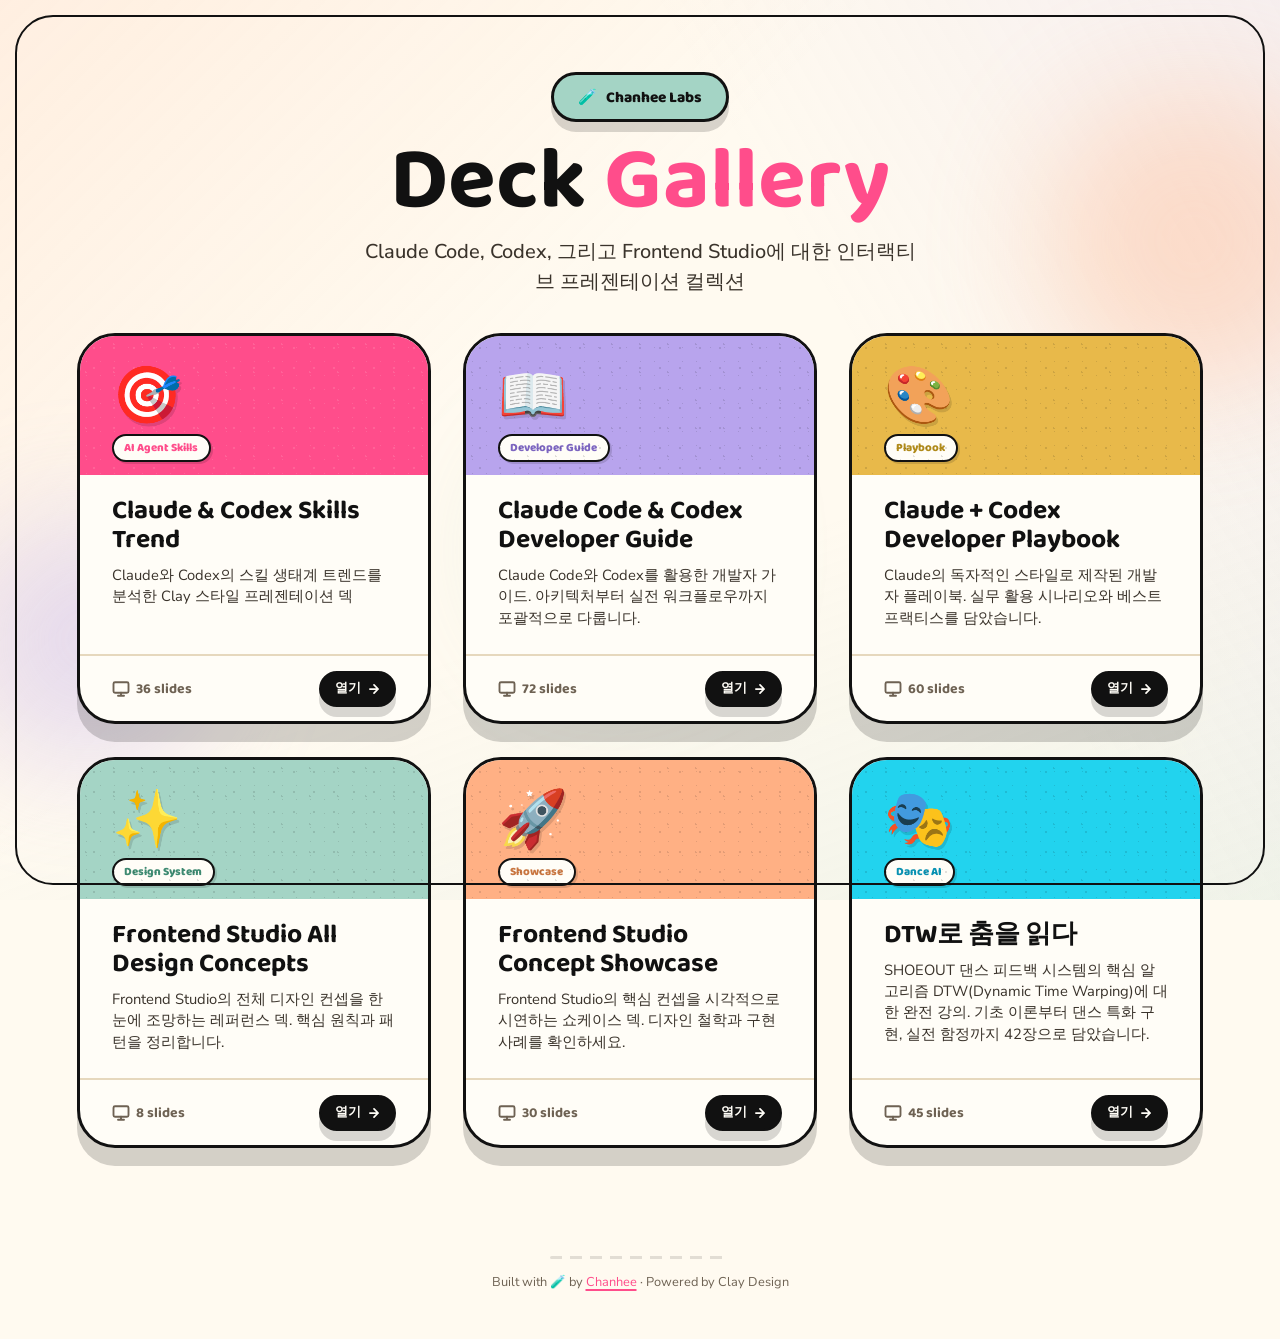
<file: labs/index.html>
<!DOCTYPE html>
<html lang="ko">
  <head>
    <meta charset="UTF-8" />
    <meta name="viewport" content="width=device-width, initial-scale=1.0" />
    <title>Chanhee Labs — Deck Gallery</title>
    <meta name="description" content="A curated collection of interactive presentation decks on Claude Code, Codex, and Frontend Studio design concepts." />
    <link rel="preconnect" href="https://fonts.googleapis.com" />
    <link rel="preconnect" href="https://fonts.gstatic.com" crossorigin />
    <link
      href="https://fonts.googleapis.com/css2?family=Baloo+2:wght@500;600;700;800&family=Nunito+Sans:wght@400;500;600;700;800&display=swap"
      rel="stylesheet"
    />
    <style>
      /* ===========================================
         CLAY DESIGN TOKENS
         =========================================== */
      :root {
        --canvas: #fffaf0;
        --surface-soft: #faf1dd;
        --surface-card: #fff4df;
        --surface-strong: #eadfc8;
        --ink: #111111;
        --body: #3a332b;
        --muted: #6e6253;
        --line: #e6d8bd;
        --dark: #102525;
        --pink: #ff4d8b;
        --teal: #1a3a3a;
        --lavender: #b8a4ed;
        --peach: #ffb084;
        --ochre: #e8b94a;
        --mint: #a4d4c5;
        --coral: #ff6b5a;
        --sky: #8ecae6;
        --cyan: #22d3ee;
        --white: #fffdf7;

        --shadow: 0 clamp(8px, 1.8vw, 18px) 0 rgba(17, 17, 17, 0.18);
        --shadow-small: 0 clamp(4px, 0.9vw, 10px) 0 rgba(17, 17, 17, 0.16);
        --shadow-hover: 0 clamp(10px, 2.2vw, 22px) 0 rgba(17, 17, 17, 0.22);
        --radius-xl: clamp(20px, 3vw, 38px);
        --radius-lg: clamp(16px, 2vw, 28px);
        --radius-md: clamp(10px, 1.4vw, 18px);

        --font-display: "Baloo 2", cursive;
        --font-body: "Nunito Sans", sans-serif;
        --ease-out-expo: cubic-bezier(0.16, 1, 0.3, 1);
        --duration-normal: 0.62s;
      }

      /* ===========================================
         BASE
         =========================================== */
      *,
      *::before,
      *::after {
        margin: 0;
        padding: 0;
        box-sizing: border-box;
      }

      html {
        scroll-behavior: smooth;
      }

      body {
        font-family: var(--font-body);
        color: var(--ink);
        background: var(--canvas);
        min-height: 100vh;
        overflow-x: hidden;
      }

      a {
        color: inherit;
        text-decoration: none;
      }

      /* ===========================================
         BACKGROUND
         =========================================== */
      body::before {
        content: "";
        position: fixed;
        inset: 0;
        background:
          linear-gradient(135deg, rgba(255, 176, 132, 0.14), transparent 40%),
          linear-gradient(240deg, rgba(184, 164, 237, 0.12), transparent 35%),
          linear-gradient(340deg, rgba(164, 212, 197, 0.16), transparent 40%);
        pointer-events: none;
        z-index: -1;
      }

      /* Floating decorative blobs */
      .blob {
        position: fixed;
        border-radius: 50%;
        filter: blur(60px);
        opacity: 0.35;
        pointer-events: none;
        z-index: -1;
        animation: blobFloat 12s ease-in-out infinite;
      }

      .blob-1 {
        width: 300px;
        height: 300px;
        background: var(--peach);
        top: 10%;
        right: -5%;
        animation-delay: 0s;
      }

      .blob-2 {
        width: 250px;
        height: 250px;
        background: var(--lavender);
        bottom: 15%;
        left: -3%;
        animation-delay: -4s;
      }

      .blob-3 {
        width: 200px;
        height: 200px;
        background: var(--mint);
        top: 50%;
        left: 40%;
        animation-delay: -8s;
      }

      @keyframes blobFloat {
        0%, 100% { transform: translate(0, 0) scale(1); }
        33% { transform: translate(20px, -15px) scale(1.05); }
        66% { transform: translate(-10px, 10px) scale(0.95); }
      }

      /* ===========================================
         HEADER
         =========================================== */
      .page-header {
        text-align: center;
        padding: clamp(3rem, 8vh, 6rem) clamp(1.5rem, 5vw, 4rem) clamp(2rem, 4vh, 3rem);
      }

      .logo-badge {
        display: inline-flex;
        align-items: center;
        gap: 0.6rem;
        padding: clamp(0.4rem, 0.8vw, 0.6rem) clamp(1rem, 2vw, 1.5rem);
        border: 3px solid var(--ink);
        border-radius: 999px;
        background: var(--mint);
        box-shadow: var(--shadow-small);
        font-family: var(--font-display);
        font-weight: 800;
        font-size: clamp(0.75rem, 1.2vw, 1rem);
        margin-bottom: clamp(1rem, 2vh, 1.5rem);
        animation: badgeBounce 3s ease-in-out infinite;
      }

      @keyframes badgeBounce {
        0%, 100% { transform: translateY(0); }
        50% { transform: translateY(-4px); }
      }

      .page-title {
        font-family: var(--font-display);
        font-size: clamp(2.5rem, 7vw, 5.5rem);
        line-height: 0.95;
        color: var(--ink);
        margin-bottom: clamp(0.5rem, 1.5vh, 1rem);
      }

      .page-title .accent {
        color: var(--pink);
      }

      .page-subtitle {
        font-size: clamp(0.9rem, 1.6vw, 1.25rem);
        color: var(--body);
        max-width: 46ch;
        margin: 0 auto;
        line-height: 1.5;
        font-weight: 500;
      }

      /* Border frame like clay deck */
      .page-frame {
        position: fixed;
        inset: clamp(8px, 1.2vw, 16px);
        border: clamp(2px, 0.2vw, 3px) solid var(--ink);
        border-radius: var(--radius-xl);
        pointer-events: none;
        z-index: 100;
      }

      /* ===========================================
         DECK GRID
         =========================================== */
      .deck-grid {
        display: grid;
        grid-template-columns: repeat(auto-fit, minmax(min(100%, 340px), 1fr));
        gap: clamp(1.2rem, 2.5vw, 2rem);
        padding: 0 clamp(2rem, 6vw, 5rem) clamp(4rem, 8vh, 6rem);
        max-width: 1280px;
        margin: 0 auto;
      }

      /* ===========================================
         DECK CARD
         =========================================== */
      .deck-card {
        position: relative;
        display: flex;
        flex-direction: column;
        border: clamp(2.5px, 0.3vw, 4px) solid var(--ink);
        border-radius: var(--radius-xl);
        background: var(--white);
        box-shadow: var(--shadow);
        overflow: hidden;
        cursor: pointer;
        transition:
          transform 0.4s var(--ease-out-expo),
          box-shadow 0.4s var(--ease-out-expo);
        text-decoration: none;
        opacity: 0;
        transform: translateY(30px) scale(0.97);
        animation: cardReveal 0.7s var(--ease-out-expo) forwards;
      }

      .deck-card:nth-child(1) { animation-delay: 0.1s; }
      .deck-card:nth-child(2) { animation-delay: 0.2s; }
      .deck-card:nth-child(3) { animation-delay: 0.3s; }
      .deck-card:nth-child(4) { animation-delay: 0.4s; }
      .deck-card:nth-child(5) { animation-delay: 0.5s; }
      .deck-card:nth-child(6) { animation-delay: 0.6s; }

      @keyframes cardReveal {
        to {
          opacity: 1;
          transform: translateY(0) scale(1);
        }
      }

      .deck-card:hover {
        transform: translateY(-6px) scale(1.015);
        box-shadow: var(--shadow-hover);
      }

      .deck-card:active {
        transform: translateY(-2px) scale(0.995);
      }

      /* Card Header Band */
      .card-band {
        position: relative;
        padding: clamp(1.2rem, 2.5vw, 2rem) clamp(1.2rem, 2.5vw, 2rem) clamp(0.6rem, 1vw, 0.8rem);
        overflow: hidden;
      }

      .card-band::before {
        content: "";
        position: absolute;
        inset: 0;
        opacity: 0.12;
        background:
          radial-gradient(circle at 20% 30%, currentColor 1px, transparent 1px),
          radial-gradient(circle at 70% 60%, currentColor 1px, transparent 1px),
          radial-gradient(circle at 45% 80%, currentColor 0.5px, transparent 0.5px);
        background-size: 28px 28px, 20px 20px, 14px 14px;
      }

      .card-emoji {
        font-size: clamp(2.2rem, 5vw, 3.5rem);
        line-height: 1;
        margin-bottom: clamp(0.4rem, 1vw, 0.6rem);
        display: block;
        filter: drop-shadow(2px 3px 0 rgba(0,0,0,0.12));
      }

      .card-category {
        display: inline-flex;
        align-items: center;
        padding: 0.2rem 0.65rem;
        border: 2px solid var(--ink);
        border-radius: 999px;
        background: var(--white);
        font-family: var(--font-display);
        font-size: clamp(0.6rem, 0.9vw, 0.78rem);
        font-weight: 800;
        box-shadow: 2px 2px 0 rgba(17, 17, 17, 0.14);
      }

      /* Card Body */
      .card-body {
        flex: 1;
        padding: clamp(0.8rem, 1.8vw, 1.4rem) clamp(1.2rem, 2.5vw, 2rem) clamp(1rem, 2vw, 1.6rem);
        display: flex;
        flex-direction: column;
        gap: clamp(0.4rem, 0.8vw, 0.6rem);
      }

      .card-title {
        font-family: var(--font-display);
        font-size: clamp(1.15rem, 2.2vw, 1.65rem);
        line-height: 1.1;
        color: var(--ink);
      }

      .card-desc {
        font-size: clamp(0.78rem, 1.15vw, 0.95rem);
        color: var(--body);
        line-height: 1.45;
        flex: 1;
      }

      /* Card Footer */
      .card-footer {
        display: flex;
        align-items: center;
        justify-content: space-between;
        padding: clamp(0.6rem, 1.2vw, 0.9rem) clamp(1.2rem, 2.5vw, 2rem);
        border-top: 2px solid var(--line);
      }

      .slide-count {
        display: inline-flex;
        align-items: center;
        gap: 0.4rem;
        font-family: var(--font-display);
        font-size: clamp(0.75rem, 1.1vw, 0.92rem);
        font-weight: 700;
        color: var(--muted);
      }

      .slide-count svg {
        width: clamp(14px, 1.5vw, 18px);
        height: clamp(14px, 1.5vw, 18px);
      }

      .open-btn {
        display: inline-flex;
        align-items: center;
        gap: 0.35rem;
        padding: 0.35rem 0.85rem;
        border: 2px solid var(--ink);
        border-radius: 999px;
        background: var(--ink);
        color: var(--white);
        font-family: var(--font-display);
        font-size: clamp(0.7rem, 1vw, 0.85rem);
        font-weight: 700;
        box-shadow: var(--shadow-small);
        transition: background 0.2s ease, transform 0.2s ease;
      }

      .deck-card:hover .open-btn {
        background: var(--pink);
        transform: translateX(2px);
      }

      .open-btn svg {
        width: 14px;
        height: 14px;
        transition: transform 0.3s var(--ease-out-expo);
      }

      .deck-card:hover .open-btn svg {
        transform: translateX(3px);
      }

      /* Color bands per card */
      .card-pink .card-band { background: var(--pink); color: var(--white); }
      .card-pink .card-category { color: var(--pink); }

      .card-lavender .card-band { background: var(--lavender); color: var(--ink); }
      .card-lavender .card-category { color: #7c65c0; }

      .card-ochre .card-band { background: var(--ochre); color: var(--ink); }
      .card-ochre .card-category { color: #b08a1a; }

      .card-mint .card-band { background: var(--mint); color: var(--ink); }
      .card-mint .card-category { color: #3d8a71; }

      .card-peach .card-band { background: var(--peach); color: var(--ink); }
      .card-peach .card-category { color: #c97640; }

      .card-cyan .card-band { background: var(--cyan); color: var(--ink); }
      .card-cyan .card-category { color: #0891b2; }

      /* ===========================================
         FOOTER
         =========================================== */
      .page-footer {
        text-align: center;
        padding: clamp(2rem, 4vh, 3rem) 1rem clamp(3rem, 5vh, 4rem);
        color: var(--muted);
        font-size: clamp(0.72rem, 1vw, 0.88rem);
      }

      .page-footer a {
        color: var(--pink);
        text-decoration: underline;
        text-underline-offset: 3px;
        text-decoration-thickness: 2px;
      }

      .page-footer a:hover {
        color: var(--ink);
      }

      .footer-line {
        width: min(180px, 30vw);
        height: 3px;
        background: repeating-linear-gradient(
          90deg,
          var(--ink) 0 12px,
          transparent 12px 20px
        );
        opacity: 0.12;
        margin: 0 auto clamp(0.8rem, 1.5vh, 1.2rem);
        border-radius: 999px;
      }

      /* ===========================================
         RESPONSIVE
         =========================================== */
      @media (max-width: 600px) {
        .deck-grid {
          grid-template-columns: 1fr;
          padding: 0 clamp(1.2rem, 4vw, 2rem) clamp(3rem, 6vh, 4rem);
        }

        .page-frame {
          inset: 5px;
        }
      }

      @media (min-width: 900px) {
        .deck-grid {
          grid-template-columns: repeat(2, 1fr);
        }
      }

      @media (min-width: 1200px) {
        .deck-grid {
          grid-template-columns: repeat(3, 1fr);
        }
      }

      @media (prefers-reduced-motion: reduce) {
        *,
        *::before,
        *::after {
          animation-duration: 0.01ms !important;
          transition-duration: 0.2s !important;
        }
        html {
          scroll-behavior: auto;
        }
        .blob { display: none; }
        .deck-card {
          opacity: 1;
          transform: none;
        }
      }
    </style>
  </head>
  <body>
    <!-- Decorative blobs -->
    <div class="blob blob-1"></div>
    <div class="blob blob-2"></div>
    <div class="blob blob-3"></div>

    <!-- Border frame -->
    <div class="page-frame" aria-hidden="true"></div>

    <!-- Header -->
    <header class="page-header">
      <div class="logo-badge" id="logo-badge">
        <span>🧪</span>
        <span>Chanhee Labs</span>
      </div>
      <h1 class="page-title">
        Deck <span class="accent">Gallery</span>
      </h1>
      <p class="page-subtitle">
        Claude Code, Codex, 그리고 Frontend Studio에 대한 인터랙티브 프레젠테이션 컬렉션
      </p>
    </header>

    <!-- Deck Grid -->
    <main class="deck-grid" id="deck-grid">

      <!-- Card 1: Agent Skills Clay Deck -->
      <a href="decks/agent-skills-clay-deck.html" class="deck-card card-pink" id="card-agent-skills">
        <div class="card-band">
          <span class="card-emoji">🎯</span>
          <span class="card-category">AI Agent Skills</span>
        </div>
        <div class="card-body">
          <h2 class="card-title">Claude & Codex Skills Trend</h2>
          <p class="card-desc">
            Claude와 Codex의 스킬 생태계 트렌드를 분석한 Clay 스타일 프레젠테이션 덱
          </p>
        </div>
        <div class="card-footer">
          <span class="slide-count">
            <svg viewBox="0 0 24 24" fill="none" stroke="currentColor" stroke-width="2.5" stroke-linecap="round"><rect x="2" y="3" width="20" height="14" rx="2"/><path d="M8 21h8M12 17v4"/></svg>
            36 slides
          </span>
          <span class="open-btn">
            열기
            <svg viewBox="0 0 24 24" fill="none" stroke="currentColor" stroke-width="3" stroke-linecap="round" stroke-linejoin="round"><path d="M5 12h14M12 5l7 7-7 7"/></svg>
          </span>
        </div>
      </a>

      <!-- Card 2: Claude & Codex Developer Guide -->
      <a href="decks/claude-codex-developer-guide-deck.html" class="deck-card card-lavender" id="card-dev-guide">
        <div class="card-band">
          <span class="card-emoji">📖</span>
          <span class="card-category">Developer Guide</span>
        </div>
        <div class="card-body">
          <h2 class="card-title">Claude Code & Codex Developer Guide</h2>
          <p class="card-desc">
            Claude Code와 Codex를 활용한 개발자 가이드. 아키텍처부터 실전 워크플로우까지 포괄적으로 다룹니다.
          </p>
        </div>
        <div class="card-footer">
          <span class="slide-count">
            <svg viewBox="0 0 24 24" fill="none" stroke="currentColor" stroke-width="2.5" stroke-linecap="round"><rect x="2" y="3" width="20" height="14" rx="2"/><path d="M8 21h8M12 17v4"/></svg>
            72 slides
          </span>
          <span class="open-btn">
            열기
            <svg viewBox="0 0 24 24" fill="none" stroke="currentColor" stroke-width="3" stroke-linecap="round" stroke-linejoin="round"><path d="M5 12h14M12 5l7 7-7 7"/></svg>
          </span>
        </div>
      </a>

      <!-- Card 3: Claude Style Developer Playbook -->
      <a href="decks/claude-style-developer-playbook-slides.html" class="deck-card card-ochre" id="card-playbook">
        <div class="card-band">
          <span class="card-emoji">🎨</span>
          <span class="card-category">Playbook</span>
        </div>
        <div class="card-body">
          <h2 class="card-title">Claude + Codex Developer Playbook</h2>
          <p class="card-desc">
            Claude의 독자적인 스타일로 제작된 개발자 플레이북. 실무 활용 시나리오와 베스트 프랙티스를 담았습니다.
          </p>
        </div>
        <div class="card-footer">
          <span class="slide-count">
            <svg viewBox="0 0 24 24" fill="none" stroke="currentColor" stroke-width="2.5" stroke-linecap="round"><rect x="2" y="3" width="20" height="14" rx="2"/><path d="M8 21h8M12 17v4"/></svg>
            60 slides
          </span>
          <span class="open-btn">
            열기
            <svg viewBox="0 0 24 24" fill="none" stroke="currentColor" stroke-width="3" stroke-linecap="round" stroke-linejoin="round"><path d="M5 12h14M12 5l7 7-7 7"/></svg>
          </span>
        </div>
      </a>

      <!-- Card 4: Frontend Studio All Design Concepts -->
      <a href="decks/frontend-studio-all-design-concepts-deck.html" class="deck-card card-mint" id="card-all-concepts">
        <div class="card-band">
          <span class="card-emoji">✨</span>
          <span class="card-category">Design System</span>
        </div>
        <div class="card-body">
          <h2 class="card-title">Frontend Studio All Design Concepts</h2>
          <p class="card-desc">
            Frontend Studio의 전체 디자인 컨셉을 한눈에 조망하는 레퍼런스 덱. 핵심 원칙과 패턴을 정리합니다.
          </p>
        </div>
        <div class="card-footer">
          <span class="slide-count">
            <svg viewBox="0 0 24 24" fill="none" stroke="currentColor" stroke-width="2.5" stroke-linecap="round"><rect x="2" y="3" width="20" height="14" rx="2"/><path d="M8 21h8M12 17v4"/></svg>
            8 slides
          </span>
          <span class="open-btn">
            열기
            <svg viewBox="0 0 24 24" fill="none" stroke="currentColor" stroke-width="3" stroke-linecap="round" stroke-linejoin="round"><path d="M5 12h14M12 5l7 7-7 7"/></svg>
          </span>
        </div>
      </a>

      <!-- Card 5: Frontend Studio Concept Showcase -->
      <a href="decks/frontend-studio-concept-showcase-deck.html" class="deck-card card-peach" id="card-showcase">
        <div class="card-band">
          <span class="card-emoji">🚀</span>
          <span class="card-category">Showcase</span>
        </div>
        <div class="card-body">
          <h2 class="card-title">Frontend Studio Concept Showcase</h2>
          <p class="card-desc">
            Frontend Studio의 핵심 컨셉을 시각적으로 시연하는 쇼케이스 덱. 디자인 철학과 구현 사례를 확인하세요.
          </p>
        </div>
        <div class="card-footer">
          <span class="slide-count">
            <svg viewBox="0 0 24 24" fill="none" stroke="currentColor" stroke-width="2.5" stroke-linecap="round"><rect x="2" y="3" width="20" height="14" rx="2"/><path d="M8 21h8M12 17v4"/></svg>
            30 slides
          </span>
          <span class="open-btn">
            열기
            <svg viewBox="0 0 24 24" fill="none" stroke="currentColor" stroke-width="3" stroke-linecap="round" stroke-linejoin="round"><path d="M5 12h14M12 5l7 7-7 7"/></svg>
          </span>
        </div>
      </a>

      <!-- Card 6: DTW Dance Feedback Lecture -->
      <a href="decks/dtw-dance-feedback-lecture.html" class="deck-card card-cyan" id="card-dtw">
        <div class="card-band">
          <span class="card-emoji">🎭</span>
          <span class="card-category">Dance AI</span>
        </div>
        <div class="card-body">
          <h2 class="card-title">DTW로 춤을 읽다</h2>
          <p class="card-desc">
            SHOEOUT 댄스 피드백 시스템의 핵심 알고리즘 DTW(Dynamic Time Warping)에 대한 완전 강의. 기초 이론부터 댄스 특화 구현, 실전 함정까지 42장으로 담았습니다.
          </p>
        </div>
        <div class="card-footer">
          <span class="slide-count">
            <svg viewBox="0 0 24 24" fill="none" stroke="currentColor" stroke-width="2.5" stroke-linecap="round"><rect x="2" y="3" width="20" height="14" rx="2"/><path d="M8 21h8M12 17v4"/></svg>
            45 slides
          </span>
          <span class="open-btn">
            열기
            <svg viewBox="0 0 24 24" fill="none" stroke="currentColor" stroke-width="3" stroke-linecap="round" stroke-linejoin="round"><path d="M5 12h14M12 5l7 7-7 7"/></svg>
          </span>
        </div>
      </a>

    </main>

    <!-- Footer -->
    <footer class="page-footer">
      <div class="footer-line" aria-hidden="true"></div>
      <p>
        Built with 🧪 by <a href="https://github.com/JoChanhee" target="_blank" rel="noopener">Chanhee</a>
        · Powered by Clay Design
      </p>
    </footer>

    <script>
      /* Intersection observer for scroll reveal (future-proof for more cards) */
      const observer = new IntersectionObserver(
        (entries) => {
          entries.forEach((entry) => {
            if (entry.isIntersecting) {
              entry.target.style.animationPlayState = "running";
            }
          });
        },
        { threshold: 0.1 }
      );

      document.querySelectorAll(".deck-card").forEach((card) => {
        observer.observe(card);
      });
    </script>
  </body>
</html>
</file>
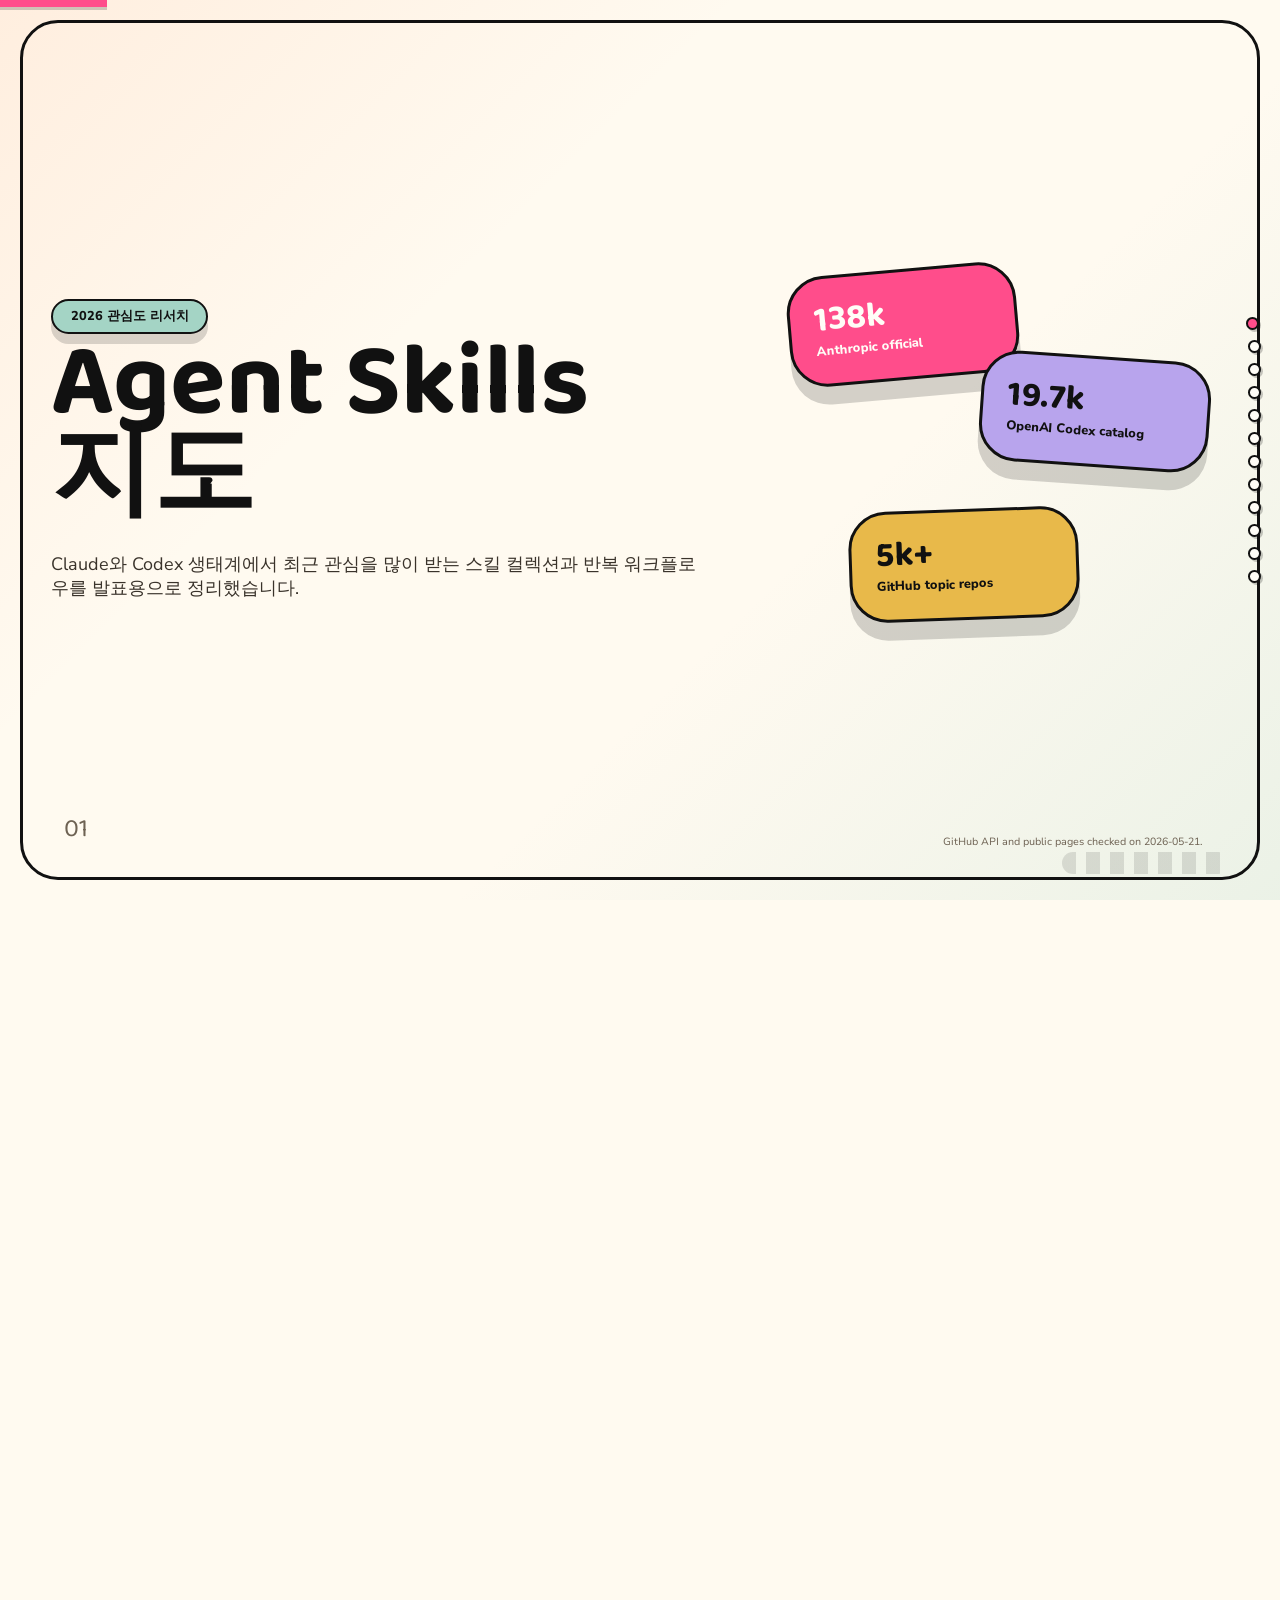
<file: labs/decks/agent-skills-clay-deck.html>
<!DOCTYPE html>
<html lang="ko">
  <head>
    <meta charset="UTF-8" />
    <meta name="viewport" content="width=device-width, initial-scale=1.0" />
    <title>Claude & Codex Skills Trend Deck</title>
    <link rel="preconnect" href="https://fonts.googleapis.com" />
    <link rel="preconnect" href="https://fonts.gstatic.com" crossorigin />
    <link
      href="https://fonts.googleapis.com/css2?family=Baloo+2:wght@500;600;700;800&family=Nunito+Sans:wght@500;600;700;800&display=swap"
      rel="stylesheet"
    />
    <style>
      /* ===========================================
         CSS CUSTOM PROPERTIES (THEME)
         =========================================== */
      :root {
        --canvas: #fffaf0;
        --surface-soft: #faf1dd;
        --surface-card: #fff4df;
        --surface-strong: #eadfc8;
        --ink: #111111;
        --body: #3a332b;
        --muted: #6e6253;
        --line: #e6d8bd;
        --dark: #102525;
        --pink: #ff4d8b;
        --teal: #1a3a3a;
        --lavender: #b8a4ed;
        --peach: #ffb084;
        --ochre: #e8b94a;
        --mint: #a4d4c5;
        --coral: #ff6b5a;
        --white: #fffdf7;
        --shadow: 0 clamp(8px, 1.8vw, 18px) 0 rgba(17, 17, 17, 0.18);
        --shadow-small: 0 clamp(4px, 0.9vw, 10px) 0 rgba(17, 17, 17, 0.16);
        --radius-xl: clamp(20px, 3vw, 38px);
        --radius-lg: clamp(16px, 2vw, 28px);
        --font-display: "Baloo 2", cursive;
        --font-body: "Nunito Sans", sans-serif;
        --subtitle-size: clamp(0.85rem, 1.7vw, 1.35rem);
        --badge-size: clamp(0.68rem, 1vw, 0.9rem);
        --ease-out-expo: cubic-bezier(0.16, 1, 0.3, 1);
        --duration-normal: 0.62s;
      }

      /* ===========================================
         BASE STYLES
         =========================================== */
      * {
        margin: 0;
        padding: 0;
        box-sizing: border-box;
      }

      /* ===========================================
         VIEWPORT FITTING: MANDATORY BASE STYLES
         Include this ENTIRE file in every presentation.
         These styles ensure slides fit exactly in the viewport.
         =========================================== */

      /* 1. Lock html/body to viewport */
      html,
      body {
        height: 100%;
        overflow-x: hidden;
      }

      html {
        scroll-snap-type: y mandatory;
        scroll-behavior: smooth;
      }

      /* 2. Each slide = exact viewport height */
      .slide {
        width: 100vw;
        height: 100vh;
        height: 100dvh;
        overflow: hidden;
        scroll-snap-align: start;
        display: flex;
        flex-direction: column;
        position: relative;
      }

      /* 3. Content container with flex for centering */
      .slide-content {
        flex: 1;
        display: flex;
        flex-direction: column;
        justify-content: center;
        max-height: 100%;
        overflow: hidden;
        padding: var(--slide-padding);
        position: relative;
        z-index: 2;
      }

      /* 4. ALL typography uses clamp() for responsive scaling */
      :root {
        --title-size: clamp(1.5rem, 5vw, 4rem);
        --h2-size: clamp(1.25rem, 3.5vw, 2.5rem);
        --h3-size: clamp(1rem, 2.5vw, 1.75rem);
        --body-size: clamp(0.75rem, 1.5vw, 1.125rem);
        --small-size: clamp(0.65rem, 1vw, 0.875rem);
        --slide-padding: clamp(1rem, 4vw, 4rem);
        --content-gap: clamp(0.5rem, 2vw, 2rem);
        --element-gap: clamp(0.25rem, 1vw, 1rem);
      }

      /* 5. Cards/containers use viewport-relative max sizes */
      .card,
      .container,
      .content-box {
        max-width: min(90vw, 1000px);
        max-height: min(80vh, 700px);
      }

      /* 6. Lists auto-scale with viewport */
      .feature-list,
      .bullet-list {
        gap: clamp(0.4rem, 1vh, 1rem);
      }

      .feature-list li,
      .bullet-list li {
        font-size: var(--body-size);
        line-height: 1.4;
      }

      /* 7. Grids adapt to available space */
      .grid {
        display: grid;
        grid-template-columns: repeat(auto-fit, minmax(min(100%, 250px), 1fr));
        gap: clamp(0.5rem, 1.5vw, 1rem);
      }

      /* 8. Images constrained to viewport */
      img,
      .image-container {
        max-width: 100%;
        max-height: min(50vh, 400px);
        object-fit: contain;
      }

      /* ===========================================
         RESPONSIVE BREAKPOINTS
         Aggressive scaling for smaller viewports
         =========================================== */

      @media (max-height: 700px) {
        :root {
          --slide-padding: clamp(0.75rem, 3vw, 2rem);
          --content-gap: clamp(0.4rem, 1.5vw, 1rem);
          --title-size: clamp(1.25rem, 4.5vw, 2.5rem);
          --h2-size: clamp(1rem, 3vw, 1.75rem);
        }
      }

      @media (max-height: 600px) {
        :root {
          --slide-padding: clamp(0.5rem, 2.5vw, 1.5rem);
          --content-gap: clamp(0.3rem, 1vw, 0.75rem);
          --title-size: clamp(1.1rem, 4vw, 2rem);
          --body-size: clamp(0.7rem, 1.2vw, 0.95rem);
        }

        .nav-dots,
        .keyboard-hint,
        .decorative {
          display: none;
        }
      }

      @media (max-height: 500px) {
        :root {
          --slide-padding: clamp(0.4rem, 2vw, 1rem);
          --title-size: clamp(1rem, 3.5vw, 1.5rem);
          --h2-size: clamp(0.9rem, 2.5vw, 1.25rem);
          --body-size: clamp(0.65rem, 1vw, 0.85rem);
        }
      }

      @media (max-width: 600px) {
        :root {
          --title-size: clamp(1.25rem, 7vw, 2.5rem);
        }

        .grid {
          grid-template-columns: 1fr;
        }
      }

      @media (prefers-reduced-motion: reduce) {
        *,
        *::before,
        *::after {
          animation-duration: 0.01ms !important;
          transition-duration: 0.2s !important;
        }

        html {
          scroll-behavior: auto;
        }
      }

      /* ===========================================
         PRESENTATION THEME
         =========================================== */
      body {
        font-family: var(--font-body);
        color: var(--ink);
        background: var(--canvas);
      }

      .slide {
        background:
          linear-gradient(135deg, rgba(255, 176, 132, 0.16), transparent 34%),
          linear-gradient(315deg, rgba(164, 212, 197, 0.22), transparent 38%),
          var(--canvas);
      }

      .slide::before {
        content: "";
        position: absolute;
        inset: clamp(10px, 1.6vw, 22px);
        border: clamp(2px, 0.25vw, 4px) solid var(--ink);
        border-radius: var(--radius-xl);
        pointer-events: none;
      }

      .slide::after {
        content: "";
        position: absolute;
        inset: auto clamp(16px, 4vw, 56px) clamp(14px, 2vw, 26px) auto;
        width: clamp(80px, 13vw, 170px);
        height: clamp(12px, 2vw, 22px);
        background: repeating-linear-gradient(
          90deg,
          var(--ink) 0 14px,
          transparent 14px 24px
        );
        opacity: 0.12;
        border-radius: 999px;
      }

      .progress-bar {
        position: fixed;
        top: 0;
        left: 0;
        width: 0;
        height: 7px;
        background: var(--pink);
        z-index: 40;
        box-shadow: 0 3px 0 rgba(17, 17, 17, 0.2);
        transition: width 0.2s ease;
      }

      .nav-dots {
        position: fixed;
        right: clamp(0.6rem, 1.5vw, 1.3rem);
        top: 50%;
        transform: translateY(-50%);
        z-index: 35;
        display: flex;
        flex-direction: column;
        gap: clamp(0.35rem, 0.8vw, 0.65rem);
      }

      .nav-dot {
        width: clamp(11px, 1vw, 15px);
        height: clamp(11px, 1vw, 15px);
        border: 2px solid var(--ink);
        border-radius: 50%;
        background: var(--white);
        cursor: pointer;
        box-shadow: 2px 2px 0 rgba(17, 17, 17, 0.22);
        transition:
          background 0.2s ease,
          transform 0.2s ease;
      }

      .nav-dot.active {
        background: var(--pink);
        transform: translateX(-2px);
      }

      h1,
      h2,
      h3 {
        font-family: var(--font-display);
        line-height: 0.98;
        letter-spacing: 0;
        color: var(--ink);
      }

      h1 {
        font-size: clamp(2.35rem, 8vw, 7rem);
        max-width: 11ch;
      }

      h1 span {
        display: block;
      }

      .title-sub {
        margin-top: -0.08em;
      }

      h2 {
        font-size: clamp(1.8rem, 5.2vw, 4.35rem);
        max-width: 16ch;
      }

      h3 {
        font-size: clamp(1rem, 2.1vw, 1.65rem);
      }

      p {
        color: var(--body);
        font-size: var(--body-size);
        line-height: 1.35;
      }

      a {
        color: inherit;
        text-decoration-thickness: 2px;
        text-underline-offset: 3px;
      }

      .deck-label {
        display: inline-flex;
        width: fit-content;
        align-items: center;
        gap: 0.5rem;
        padding: clamp(0.32rem, 0.8vw, 0.55rem) clamp(0.75rem, 1.5vw, 1.1rem);
        border: 2px solid var(--ink);
        border-radius: 999px;
        background: var(--mint);
        box-shadow: var(--shadow-small);
        font-weight: 800;
        font-size: var(--badge-size);
        line-height: 1;
      }

      .slide-number {
        position: absolute;
        left: clamp(1.8rem, 5vw, 5rem);
        bottom: clamp(1.5rem, 4vw, 4rem);
        font-family: var(--font-display);
        font-size: clamp(1rem, 2vw, 1.6rem);
        color: var(--muted);
        z-index: 1;
      }

      .source-note {
        position: absolute;
        right: clamp(2rem, 6vw, 5.5rem);
        bottom: clamp(1.55rem, 4vw, 4rem);
        max-width: min(52vw, 680px);
        font-size: clamp(0.56rem, 0.82vw, 0.78rem);
        color: var(--muted);
        text-align: right;
        z-index: 1;
      }

      .title-layout {
        display: grid;
        grid-template-columns: minmax(0, 1.1fr) minmax(240px, 0.8fr);
        align-items: center;
        gap: clamp(1rem, 4vw, 4rem);
      }

      .hero-stack {
        position: relative;
        min-height: clamp(220px, 42vh, 460px);
      }

      .clay-card {
        border: clamp(2px, 0.25vw, 4px) solid var(--ink);
        border-radius: var(--radius-xl);
        box-shadow: var(--shadow);
        background: var(--white);
      }

      .hero-chip {
        position: absolute;
        padding: clamp(0.75rem, 2vw, 1.5rem);
        min-width: clamp(130px, 18vw, 230px);
        transform: rotate(var(--angle));
      }

      .hero-chip strong {
        display: block;
        font-family: var(--font-display);
        font-size: clamp(1.15rem, 3vw, 2.2rem);
        line-height: 1;
      }

      .hero-chip span {
        display: block;
        margin-top: 0.25rem;
        font-size: var(--small-size);
        font-weight: 800;
      }

      .chip-a {
        --angle: -5deg;
        top: 2%;
        left: 7%;
        background: var(--pink);
        color: var(--white);
      }

      .chip-b {
        --angle: 4deg;
        top: 25%;
        right: 4%;
        background: var(--lavender);
      }

      .chip-c {
        --angle: -2deg;
        bottom: 5%;
        left: 20%;
        background: var(--ochre);
      }

      .split {
        display: grid;
        grid-template-columns: minmax(0, 0.92fr) minmax(0, 1.08fr);
        align-items: center;
        gap: clamp(0.75rem, 3vw, 3rem);
      }

      .panel {
        padding: clamp(0.85rem, 2.2vw, 2rem);
        border: clamp(2px, 0.25vw, 4px) solid var(--ink);
        border-radius: var(--radius-xl);
        background: var(--white);
        box-shadow: var(--shadow);
      }

      .panel.dark {
        background: var(--dark);
        color: var(--white);
      }

      .panel.dark p,
      .panel.dark h3,
      .panel.dark .metric {
        color: var(--white);
      }

      .stat-grid {
        display: grid;
        grid-template-columns: repeat(2, minmax(0, 1fr));
        gap: clamp(0.55rem, 1.3vw, 1.1rem);
      }

      .stat {
        min-height: clamp(92px, 13vh, 145px);
        padding: clamp(0.75rem, 1.7vw, 1.35rem);
        border: clamp(2px, 0.2vw, 3px) solid var(--ink);
        border-radius: var(--radius-lg);
        box-shadow: var(--shadow-small);
        background: var(--surface-card);
      }

      .stat strong,
      .metric {
        display: block;
        font-family: var(--font-display);
        font-size: clamp(1.5rem, 4vw, 3.35rem);
        line-height: 0.95;
      }

      .stat span {
        display: block;
        margin-top: 0.35rem;
        font-size: var(--small-size);
        color: var(--body);
        font-weight: 800;
        line-height: 1.2;
      }

      .card-row,
      .card-grid {
        display: grid;
        gap: clamp(0.6rem, 1.5vw, 1.2rem);
      }

      .card-row {
        grid-template-columns: repeat(3, minmax(0, 1fr));
      }

      .card-grid {
        grid-template-columns: repeat(2, minmax(0, 1fr));
      }

      .mini-card,
      .rank-card {
        padding: clamp(0.78rem, 1.7vw, 1.35rem);
        border: clamp(2px, 0.2vw, 3px) solid var(--ink);
        border-radius: var(--radius-lg);
        box-shadow: var(--shadow-small);
        background: var(--white);
      }

      .mini-card h3,
      .rank-card h3 {
        margin-bottom: clamp(0.25rem, 0.7vw, 0.55rem);
      }

      .mini-card p,
      .rank-card p {
        font-size: clamp(0.72rem, 1.15vw, 0.95rem);
      }

      .pink {
        background: var(--pink);
        color: var(--white);
      }

      .peach {
        background: var(--peach);
      }

      .lavender {
        background: var(--lavender);
      }

      .mint {
        background: var(--mint);
      }

      .ochre {
        background: var(--ochre);
      }

      .teal {
        background: var(--teal);
        color: var(--white);
      }

      .pink p,
      .teal p,
      .pink h3,
      .teal h3 {
        color: var(--white);
      }

      .slide[data-title="Ecosystem"] .pink,
      .slide[data-title="Ecosystem"] .pink p,
      .slide[data-title="Ecosystem"] .pink h3,
      .slide[data-title="Ecosystem"] .pink .metric {
        color: var(--ink);
      }

      .rank-list {
        display: grid;
        grid-template-columns: repeat(2, minmax(0, 1fr));
        gap: clamp(0.45rem, 1vw, 0.85rem);
      }

      .rank-card {
        display: grid;
        grid-template-columns: auto minmax(0, 1fr) auto;
        align-items: center;
        gap: clamp(0.5rem, 1vw, 0.8rem);
        min-height: clamp(56px, 8vh, 78px);
      }

      .rank-no {
        display: inline-grid;
        place-items: center;
        width: clamp(26px, 3vw, 38px);
        height: clamp(26px, 3vw, 38px);
        border: 2px solid var(--ink);
        border-radius: 50%;
        background: var(--white);
        font-family: var(--font-display);
        font-weight: 800;
      }

      .repo-name {
        font-weight: 900;
        font-size: clamp(0.72rem, 1.15vw, 0.98rem);
        overflow-wrap: anywhere;
      }

      .stars {
        font-family: var(--font-display);
        font-size: clamp(0.92rem, 1.8vw, 1.45rem);
        white-space: nowrap;
      }

      .pill-list {
        display: flex;
        flex-wrap: wrap;
        gap: clamp(0.4rem, 0.9vw, 0.75rem);
      }

      .pill {
        display: inline-flex;
        align-items: center;
        min-height: clamp(30px, 4vh, 42px);
        padding: 0 clamp(0.65rem, 1.4vw, 1.05rem);
        border: 2px solid var(--ink);
        border-radius: 999px;
        background: var(--white);
        box-shadow: 2px 3px 0 rgba(17, 17, 17, 0.16);
        font-size: clamp(0.66rem, 1.05vw, 0.9rem);
        font-weight: 900;
      }

      .timeline {
        display: grid;
        grid-template-columns: repeat(4, minmax(0, 1fr));
        gap: clamp(0.6rem, 1.2vw, 1rem);
      }

      .step-card {
        position: relative;
        min-height: clamp(150px, 23vh, 230px);
        padding: clamp(0.8rem, 1.7vw, 1.35rem);
        border: clamp(2px, 0.2vw, 3px) solid var(--ink);
        border-radius: var(--radius-lg);
        background: var(--surface-card);
        box-shadow: var(--shadow-small);
      }

      .step-card .metric {
        margin-bottom: 0.3rem;
      }

      .two-columns {
        display: grid;
        grid-template-columns: repeat(2, minmax(0, 1fr));
        gap: clamp(0.8rem, 2vw, 1.6rem);
      }

      .source-grid {
        display: grid;
        grid-template-columns: repeat(2, minmax(0, 1fr));
        gap: clamp(0.5rem, 1.2vw, 0.85rem);
      }

      .source-item {
        padding: clamp(0.65rem, 1.4vw, 1rem);
        border: 2px solid var(--ink);
        border-radius: var(--radius-lg);
        background: var(--white);
        box-shadow: 2px 3px 0 rgba(17, 17, 17, 0.12);
      }

      .source-item strong {
        display: block;
        font-size: clamp(0.68rem, 1.05vw, 0.88rem);
      }

      .source-item span {
        display: block;
        margin-top: 0.15rem;
        color: var(--muted);
        font-size: clamp(0.58rem, 0.9vw, 0.72rem);
        overflow-wrap: anywhere;
      }

      .callout {
        padding: clamp(0.85rem, 2vw, 1.6rem);
        border: clamp(2px, 0.25vw, 4px) solid var(--ink);
        border-radius: var(--radius-xl);
        background: var(--pink);
        color: var(--white);
        box-shadow: var(--shadow);
      }

      .callout h3,
      .callout p {
        color: var(--white);
      }

      .risk-layout {
        justify-content: flex-start;
        gap: clamp(0.85rem, 2.2vh, 1.6rem);
        padding-top: clamp(3rem, 9vh, 5rem);
      }

      .risk-layout > div:first-child {
        max-width: min(100%, 980px);
      }

      .risk-layout h2 {
        max-width: 22ch;
      }

      .risk-layout .callout {
        width: min(100%, 1120px);
        display: grid;
        grid-template-columns: minmax(150px, 0.28fr) minmax(0, 1fr);
        align-items: center;
        gap: clamp(0.7rem, 1.7vw, 1.4rem);
        color: var(--ink);
      }

      .risk-layout .callout h3,
      .risk-layout .callout p {
        color: var(--ink);
      }

      .risk-layout .callout p {
        grid-column: 1 / -1;
        max-width: 78ch;
      }

      .risk-layout .pill-list {
        display: grid;
        grid-template-columns: repeat(3, minmax(0, 1fr));
      }

      .risk-layout .pill {
        justify-content: center;
        min-height: clamp(40px, 7vh, 62px);
        border-radius: var(--radius-lg);
        text-align: center;
      }

      .small-copy {
        font-size: clamp(0.68rem, 1.05vw, 0.9rem);
      }

      .reveal {
        opacity: 0;
        transform: translateY(22px) scale(0.985);
        transition:
          opacity var(--duration-normal) var(--ease-out-expo),
          transform var(--duration-normal) var(--ease-out-expo);
      }

      .slide.visible .reveal {
        opacity: 1;
        transform: translateY(0) scale(1);
      }

      .reveal:nth-child(1) {
        transition-delay: 0.08s;
      }

      .reveal:nth-child(2) {
        transition-delay: 0.16s;
      }

      .reveal:nth-child(3) {
        transition-delay: 0.24s;
      }

      .reveal:nth-child(4) {
        transition-delay: 0.32s;
      }

      .floaty {
        animation: floaty 5s ease-in-out infinite;
      }

      @keyframes floaty {
        0%,
        100% {
          transform: translateY(0) rotate(var(--angle));
        }
        50% {
          transform: translateY(-10px) rotate(var(--angle));
        }
      }

      @media (max-width: 820px) {
        .title-layout,
        .split,
        .two-columns {
          grid-template-columns: 1fr;
        }

        .card-row,
        .timeline {
          grid-template-columns: repeat(2, minmax(0, 1fr));
        }

        .hero-stack {
          min-height: clamp(150px, 28vh, 260px);
        }

        .source-note {
          display: none;
        }

        .risk-layout .callout {
          grid-template-columns: 1fr;
        }

        .risk-layout .pill-list {
          grid-template-columns: repeat(2, minmax(0, 1fr));
        }
      }

      @media (max-width: 560px) {
        .nav-dots {
          top: auto;
          right: auto;
          bottom: clamp(0.8rem, 3vw, 1.15rem);
          left: 50%;
          flex-direction: row;
          transform: translateX(-50%);
        }

        .slide::after {
          display: none;
        }

        h1 {
          max-width: none;
          font-size: clamp(2rem, 9.6vw, 3.2rem);
        }

        .title-layout {
          align-content: center;
          gap: clamp(1rem, 4vh, 2rem);
        }

        .card-row,
        .card-grid,
        .rank-list,
        .source-grid,
        .timeline {
          grid-template-columns: 1fr;
        }

        .rank-card:nth-child(n + 5),
        .source-item:nth-child(n + 5) {
          display: none;
        }
      }
    </style>
  </head>
  <body>
    <div class="progress-bar" id="progressBar"></div>
    <nav class="nav-dots" id="navDots" aria-label="Slide navigation"></nav>

    <section class="slide visible" data-title="Title">
      <div class="slide-content title-layout">
        <div>
          <div class="deck-label reveal">2026 관심도 리서치</div>
          <h1 class="reveal"><span>Agent Skills</span><span class="title-sub">지도</span></h1>
          <p class="reveal" style="max-width: 42rem; margin-top: var(--content-gap)">
            Claude와 Codex 생태계에서 최근 관심을 많이 받는 스킬 컬렉션과
            반복 워크플로우를 발표용으로 정리했습니다.
          </p>
        </div>
        <div class="hero-stack reveal" aria-hidden="true">
          <div class="clay-card hero-chip chip-a floaty">
            <strong>138k</strong><span>Anthropic official</span>
          </div>
          <div class="clay-card hero-chip chip-b floaty">
            <strong>19.7k</strong><span>OpenAI Codex catalog</span>
          </div>
          <div class="clay-card hero-chip chip-c floaty">
            <strong>5k+</strong><span>GitHub topic repos</span>
          </div>
        </div>
      </div>
      <div class="slide-number">01</div>
      <div class="source-note">GitHub API and public pages checked on 2026-05-21.</div>
    </section>

    <section class="slide" data-title="Definition">
      <div class="slide-content split">
        <div>
          <div class="deck-label reveal">한 줄 정의</div>
          <h2 class="reveal">스킬은 프롬프트가 아니라, 재사용 가능한 작업 계약입니다.</h2>
        </div>
        <div class="panel reveal">
          <div class="stat-grid">
            <div class="stat mint"><strong>1</strong><span>SKILL.md가 발견 정보를 제공</span></div>
            <div class="stat peach"><strong>2</strong><span>필요할 때 본문만 로드</span></div>
            <div class="stat lavender"><strong>3</strong><span>스크립트·레퍼런스·자산을 동봉</span></div>
            <div class="stat ochre"><strong>4</strong><span>팀 표준을 반복 가능한 절차로 고정</span></div>
          </div>
        </div>
      </div>
      <div class="slide-number">02</div>
      <div class="source-note">agentskills.io overview; Claude Agent Skills docs.</div>
    </section>

    <section class="slide" data-title="Method">
      <div class="slide-content">
        <div class="deck-label reveal">리서치 방법</div>
        <h2 class="reveal">공식성, 관심도, 실제 사용성을 분리해서 봤습니다.</h2>
        <div class="card-row" style="margin-top: var(--content-gap)">
          <div class="mini-card mint reveal">
            <h3>공식 기반</h3>
            <p>Anthropic, OpenAI, Agent Skills 표준 문서와 공식 GitHub를 우선 확인.</p>
          </div>
          <div class="mini-card peach reveal">
            <h3>관심도 신호</h3>
            <p>GitHub API stars/forks, topic 페이지, 커뮤니티 디렉터리의 최신 노출을 비교.</p>
          </div>
          <div class="mini-card lavender reveal">
            <h3>실제 구조</h3>
            <p>대표 repo를 shallow clone해서 README, SKILL.md 개수, 카테고리를 확인.</p>
          </div>
        </div>
      </div>
      <div class="slide-number">03</div>
      <div class="source-note">Local clones under ~/search/github; GitHub API observed 2026-05-21.</div>
    </section>

    <section class="slide" data-title="Ecosystem">
      <div class="slide-content">
        <div class="deck-label reveal">생태계 큰 그림</div>
        <h2 class="reveal">Claude가 포맷을 키우고, Codex가 실무 카탈로그로 받아쳤습니다.</h2>
        <div class="timeline" style="margin-top: var(--content-gap)">
          <div class="step-card pink reveal">
            <div class="metric">A</div>
            <h3>Anthropic</h3>
            <p>문서·디자인·개발 예시와 Agent Skills 구현을 공개.</p>
          </div>
          <div class="step-card mint reveal">
            <div class="metric">B</div>
            <h3>Open Standard</h3>
            <p>SKILL.md, progressive disclosure, scripts/assets 구조가 표준화.</p>
          </div>
          <div class="step-card ochre reveal">
            <div class="metric">C</div>
            <h3>OpenAI Codex</h3>
            <p>공식 skills catalog와 skill-installer 흐름을 제공.</p>
          </div>
          <div class="step-card lavender reveal">
            <div class="metric">D</div>
            <h3>Community</h3>
            <p>보안, 프론트엔드, 브라우저 QA, 개발 방법론 팩이 빠르게 확산.</p>
          </div>
        </div>
      </div>
      <div class="slide-number">04</div>
      <div class="source-note">Anthropic skills repo; OpenAI skills repo; agentskills.io.</div>
    </section>

    <section class="slide" data-title="Popularity">
      <div class="slide-content">
        <div class="deck-label reveal">관심도 보드</div>
        <h2 class="reveal">스타 수는 품질 보증이 아니라, 관심의 온도계입니다.</h2>
        <div class="rank-list" style="margin-top: var(--content-gap)">
          <div class="rank-card mint reveal"><span class="rank-no">1</span><span class="repo-name">obra/superpowers</span><span class="stars">200.9k</span></div>
          <div class="rank-card peach reveal"><span class="rank-no">2</span><span class="repo-name">anthropics/skills</span><span class="stars">138.6k</span></div>
          <div class="rank-card lavender reveal"><span class="rank-no">3</span><span class="repo-name">mattpocock/skills</span><span class="stars">98.0k</span></div>
          <div class="rank-card ochre reveal"><span class="rank-no">4</span><span class="repo-name">ComposioHQ/awesome-claude-skills</span><span class="stars">61.0k</span></div>
          <div class="rank-card mint reveal"><span class="rank-no">5</span><span class="repo-name">nexu-io/open-design</span><span class="stars">48.5k</span></div>
          <div class="rank-card peach reveal"><span class="rank-no">6</span><span class="repo-name">addyosmani/agent-skills</span><span class="stars">44.4k</span></div>
          <div class="rank-card lavender reveal"><span class="rank-no">7</span><span class="repo-name">sickn33/antigravity-awesome-skills</span><span class="stars">38.2k</span></div>
          <div class="rank-card ochre reveal"><span class="rank-no">8</span><span class="repo-name">openai/skills</span><span class="stars">19.7k</span></div>
        </div>
      </div>
      <div class="slide-number">05</div>
      <div class="source-note">GitHub API star counts observed 2026-05-21; ranking limited to skill-relevant repos.</div>
    </section>

    <section class="slide" data-title="Claude">
      <div class="slide-content">
        <div class="deck-label reveal">Claude 쪽에서 뜨는 것</div>
        <h2 class="reveal">문서 자동화에서 시작해, 개발 방법론과 브라우저 QA로 넓어졌습니다.</h2>
        <div class="card-grid" style="margin-top: var(--content-gap)">
          <div class="mini-card pink reveal">
            <h3>Document Skills</h3>
            <p>PDF, DOCX, PPTX, XLSX는 공식 pre-built 흐름의 핵심. 기업 업무 자동화와 직접 연결됩니다.</p>
          </div>
          <div class="mini-card mint reveal">
            <h3>Frontend & Artifacts</h3>
            <p>frontend-design, web artifacts, design system류가 시각 결과물 품질을 끌어올립니다.</p>
          </div>
          <div class="mini-card lavender reveal">
            <h3>Engineering Method</h3>
            <p>Superpowers, Addy, Matt Pocock 계열은 TDD, code review, spec-first를 강하게 밀고 갑니다.</p>
          </div>
          <div class="mini-card peach reveal">
            <h3>Browser Automation</h3>
            <p>Playwright skill은 실시간 브라우저 테스트, 스크린샷, 폼 검증 수요와 맞물립니다.</p>
          </div>
        </div>
      </div>
      <div class="slide-number">06</div>
      <div class="source-note">Anthropic README; cloned repos: obra/superpowers, addyosmani/agent-skills, mattpocock/skills, lackeyjb/playwright-skill.</div>
    </section>

    <section class="slide" data-title="Codex">
      <div class="slide-content split">
        <div>
          <div class="deck-label reveal">Codex 쪽에서 보이는 것</div>
          <h2 class="reveal">공식 카탈로그는 “개발팀 반복 업무” 중심입니다.</h2>
        </div>
        <div class="panel reveal">
          <div class="pill-list">
            <span class="pill">GitHub comments</span>
            <span class="pill">CI fix</span>
            <span class="pill">Playwright</span>
            <span class="pill">Security threat model</span>
            <span class="pill">Vercel / Netlify / Render</span>
            <span class="pill">Figma</span>
            <span class="pill">Notion workflow</span>
            <span class="pill">OpenAI docs</span>
            <span class="pill">Image generation</span>
            <span class="pill">Skill creator</span>
          </div>
          <p style="margin-top: var(--content-gap)">
            Codex는 “코드 작성”보다 PR, 배포, 보안, 디자인 핸드오프까지 이어지는 실무 루프를 스킬로 고정하는 방향입니다.
          </p>
        </div>
      </div>
      <div class="slide-number">07</div>
      <div class="source-note">openai/skills README and local skill list; OpenAI Codex product page.</div>
    </section>

    <section class="slide" data-title="Community">
      <div class="slide-content">
        <div class="deck-label reveal">커뮤니티 승자 유형</div>
        <h2 class="reveal">인기 스킬은 대체로 “역할”보다 “실패 방지 루프”를 팝니다.</h2>
        <div class="card-row" style="margin-top: var(--content-gap)">
          <div class="mini-card ochre reveal">
            <h3>품질 게이트</h3>
            <p>TDD, 리뷰, 단순화, PR 정리처럼 에이전트가 빼먹기 쉬운 절차를 고정합니다.</p>
          </div>
          <div class="mini-card mint reveal">
            <h3>도메인 팩</h3>
            <p>보안, Cloudflare, React/Tailwind, AI SDK처럼 특정 도메인의 지뢰를 줄입니다.</p>
          </div>
          <div class="mini-card lavender reveal">
            <h3>도구 연결</h3>
            <p>Playwright, Figma, Notion, GitHub, 배포 플랫폼을 반복 가능한 워크플로우로 묶습니다.</p>
          </div>
        </div>
      </div>
      <div class="slide-number">08</div>
      <div class="source-note">Trail of Bits, SecondSky, Playwright Skill, Addy Agent Skills READMEs.</div>
    </section>

    <section class="slide" data-title="Top Picks">
      <div class="slide-content">
        <div class="deck-label reveal">발표용 추천 리스트</div>
        <h2 class="reveal">처음 설치한다면 넓은 카탈로그보다 얇은 필수 세트가 좋습니다.</h2>
        <div class="card-grid" style="margin-top: var(--content-gap)">
          <div class="mini-card mint reveal">
            <h3>1. Official foundation</h3>
            <p>Anthropic skills, OpenAI skills, Agent Skills spec. 구조와 설치 관례를 먼저 파악.</p>
          </div>
          <div class="mini-card peach reveal">
            <h3>2. Engineering hygiene</h3>
            <p>Superpowers, Addy, Matt Pocock. 계획, TDD, 리뷰, handoff 루프를 팀 표준으로.</p>
          </div>
          <div class="mini-card lavender reveal">
            <h3>3. Browser QA</h3>
            <p>Playwright 계열. UI 결과물을 실제 브라우저에서 확인하는 습관을 만들기 좋음.</p>
          </div>
          <div class="mini-card ochre reveal">
            <h3>4. Security</h3>
            <p>Trail of Bits. 감사, 정적 분석, supply chain, threat model링에 강점.</p>
          </div>
        </div>
      </div>
      <div class="slide-number">09</div>
      <div class="source-note">Synthesis from official docs, GitHub API, and cloned README review.</div>
    </section>

    <section class="slide" data-title="Risks">
      <div class="slide-content risk-layout">
        <div>
          <div class="deck-label reveal">주의할 점</div>
          <h2 class="reveal">스타가 높아도 바로 설치하면 안 됩니다.</h2>
        </div>
        <div class="callout reveal">
          <h3>검토 체크</h3>
          <div class="pill-list" style="margin-top: var(--element-gap)">
            <span class="pill">SKILL.md 읽기</span>
            <span class="pill">scripts 권한 확인</span>
            <span class="pill">최근 커밋 확인</span>
            <span class="pill">설치 범위 분리</span>
            <span class="pill">팀 규칙과 충돌 점검</span>
            <span class="pill">작게 활성화</span>
          </div>
          <p style="margin-top: var(--content-gap)">
            특히 실행 스크립트가 있는 skill은 코드 의존성과 외부 접근 권한을 먼저 봐야 합니다.
          </p>
        </div>
      </div>
      <div class="slide-number">10</div>
      <div class="source-note">Anthropic repo disclaimer; Agent Skills quality/security research surfaced in search.</div>
    </section>

    <section class="slide" data-title="Strategy">
      <div class="slide-content">
        <div class="deck-label reveal">팀 적용 전략</div>
        <h2 class="reveal">많이 까는 것보다, 자주 반복되는 일을 정확히 포장하는 게 핵심입니다.</h2>
        <div class="timeline" style="margin-top: var(--content-gap)">
          <div class="step-card mint reveal">
            <div class="metric">01</div>
            <h3>반복 업무 찾기</h3>
            <p>PR 작성, CI 수정, 디자인 QA, 보안 리뷰처럼 매주 반복되는 일을 고릅니다.</p>
          </div>
          <div class="step-card peach reveal">
            <div class="metric">02</div>
            <h3>작게 설치</h3>
            <p>공식/검증된 skill 3-5개로 시작하고 팀 컨벤션과 충돌을 봅니다.</p>
          </div>
          <div class="step-card lavender reveal">
            <div class="metric">03</div>
            <h3>실패 로그화</h3>
            <p>에이전트가 같은 실수를 반복하면 그 지점을 custom skill로 승격합니다.</p>
          </div>
          <div class="step-card ochre reveal">
            <div class="metric">04</div>
            <h3>검증 루프</h3>
            <p>빌드, 테스트, 브라우저 확인, 리뷰 결과를 skill의 완료 조건으로 고정합니다.</p>
          </div>
        </div>
      </div>
      <div class="slide-number">11</div>
      <div class="source-note">Synthesis: Agent Skills progressive disclosure + engineering skill pack patterns.</div>
    </section>

    <section class="slide" data-title="Sources">
      <div class="slide-content">
        <div class="deck-label reveal">주요 출처</div>
        <h2 class="reveal">근거는 공식 문서와 GitHub 데이터를 우선했습니다.</h2>
        <div class="source-grid" style="margin-top: var(--content-gap)">
          <div class="source-item reveal"><strong>Agent Skills 표준</strong><span>https://agentskills.io/</span></div>
          <div class="source-item reveal"><strong>Anthropic 공식 skills</strong><span>https://github.com/anthropics/skills</span></div>
          <div class="source-item reveal"><strong>Claude Agent Skills docs</strong><span>https://docs.claude.com/en/docs/agents-and-tools/agent-skills</span></div>
          <div class="source-item reveal"><strong>OpenAI Codex product</strong><span>https://openai.com/codex/</span></div>
          <div class="source-item reveal"><strong>OpenAI skills catalog</strong><span>https://github.com/openai/skills</span></div>
          <div class="source-item reveal"><strong>GitHub agent-skills topic</strong><span>https://github.com/topics/agent-skills</span></div>
          <div class="source-item reveal"><strong>Community packs cloned locally</strong><span>superpowers, addyosmani, mattpocock, trailofbits, playwright, secondsky, jMerta</span></div>
          <div class="source-item reveal"><strong>Checked date</strong><span>2026-05-21 KST / GitHub API timestamps in UTC</span></div>
        </div>
      </div>
      <div class="slide-number">12</div>
    </section>

    <script>
      /* ===========================================
         SLIDE PRESENTATION CONTROLLER
         =========================================== */
      class SlidePresentation {
        constructor() {
          this.slides = Array.from(document.querySelectorAll(".slide"));
          this.currentSlide = 0;
          this.progressBar = document.getElementById("progressBar");
          this.navDotsContainer = document.getElementById("navDots");
          this.setupIntersectionObserver();
          this.setupKeyboardNav();
          this.setupTouchNav();
          this.setupWheelNav();
          this.setupProgressBar();
          this.setupNavDots();
          this.goToSlide(0, false);
        }

        setupIntersectionObserver() {
          const observer = new IntersectionObserver(
            (entries) => {
              entries.forEach((entry) => {
                if (entry.isIntersecting) {
                  entry.target.classList.add("visible");
                  this.currentSlide = this.slides.indexOf(entry.target);
                  this.updateProgress();
                  this.updateNavDots();
                }
              });
            },
            { threshold: 0.55 }
          );
          this.slides.forEach((slide) => observer.observe(slide));
        }

        setupKeyboardNav() {
          document.addEventListener("keydown", (event) => {
            const nextKeys = ["ArrowDown", "ArrowRight", " ", "PageDown"];
            const prevKeys = ["ArrowUp", "ArrowLeft", "PageUp"];
            if (nextKeys.includes(event.key)) {
              event.preventDefault();
              this.goToSlide(this.currentSlide + 1);
            }
            if (prevKeys.includes(event.key)) {
              event.preventDefault();
              this.goToSlide(this.currentSlide - 1);
            }
            if (event.key === "Home") {
              event.preventDefault();
              this.goToSlide(0);
            }
            if (event.key === "End") {
              event.preventDefault();
              this.goToSlide(this.slides.length - 1);
            }
          });
        }

        setupTouchNav() {
          let startY = 0;
          window.addEventListener(
            "touchstart",
            (event) => {
              startY = event.touches[0].clientY;
            },
            { passive: true }
          );
          window.addEventListener(
            "touchend",
            (event) => {
              const deltaY = startY - event.changedTouches[0].clientY;
              if (Math.abs(deltaY) > 50) {
                this.goToSlide(this.currentSlide + (deltaY > 0 ? 1 : -1));
              }
            },
            { passive: true }
          );
        }

        setupWheelNav() {
          let locked = false;
          window.addEventListener(
            "wheel",
            (event) => {
              if (Math.abs(event.deltaY) < 22 || locked) return;
              locked = true;
              this.goToSlide(this.currentSlide + (event.deltaY > 0 ? 1 : -1));
              window.setTimeout(() => {
                locked = false;
              }, 520);
            },
            { passive: true }
          );
        }

        setupProgressBar() {
          window.addEventListener("scroll", () => this.updateProgress(), { passive: true });
        }

        setupNavDots() {
          this.navDotsContainer.innerHTML = "";
          this.slides.forEach((slide, index) => {
            const button = document.createElement("button");
            button.className = "nav-dot";
            button.type = "button";
            button.setAttribute("aria-label", `${index + 1}번 슬라이드: ${slide.dataset.title}`);
            button.addEventListener("click", () => this.goToSlide(index));
            this.navDotsContainer.appendChild(button);
          });
          this.updateNavDots();
        }

        goToSlide(index, smooth = true) {
          const safeIndex = Math.max(0, Math.min(index, this.slides.length - 1));
          this.currentSlide = safeIndex;
          this.slides[safeIndex].scrollIntoView({
            behavior: smooth ? "smooth" : "auto",
            block: "start",
          });
          this.updateProgress();
          this.updateNavDots();
        }

        updateProgress() {
          const progress = ((this.currentSlide + 1) / this.slides.length) * 100;
          this.progressBar.style.width = `${progress}%`;
        }

        updateNavDots() {
          const dots = this.navDotsContainer.querySelectorAll(".nav-dot");
          dots.forEach((dot, index) => {
            dot.classList.toggle("active", index === this.currentSlide);
          });
        }
      }

      new SlidePresentation();
    </script>
  </body>
</html>
</file>
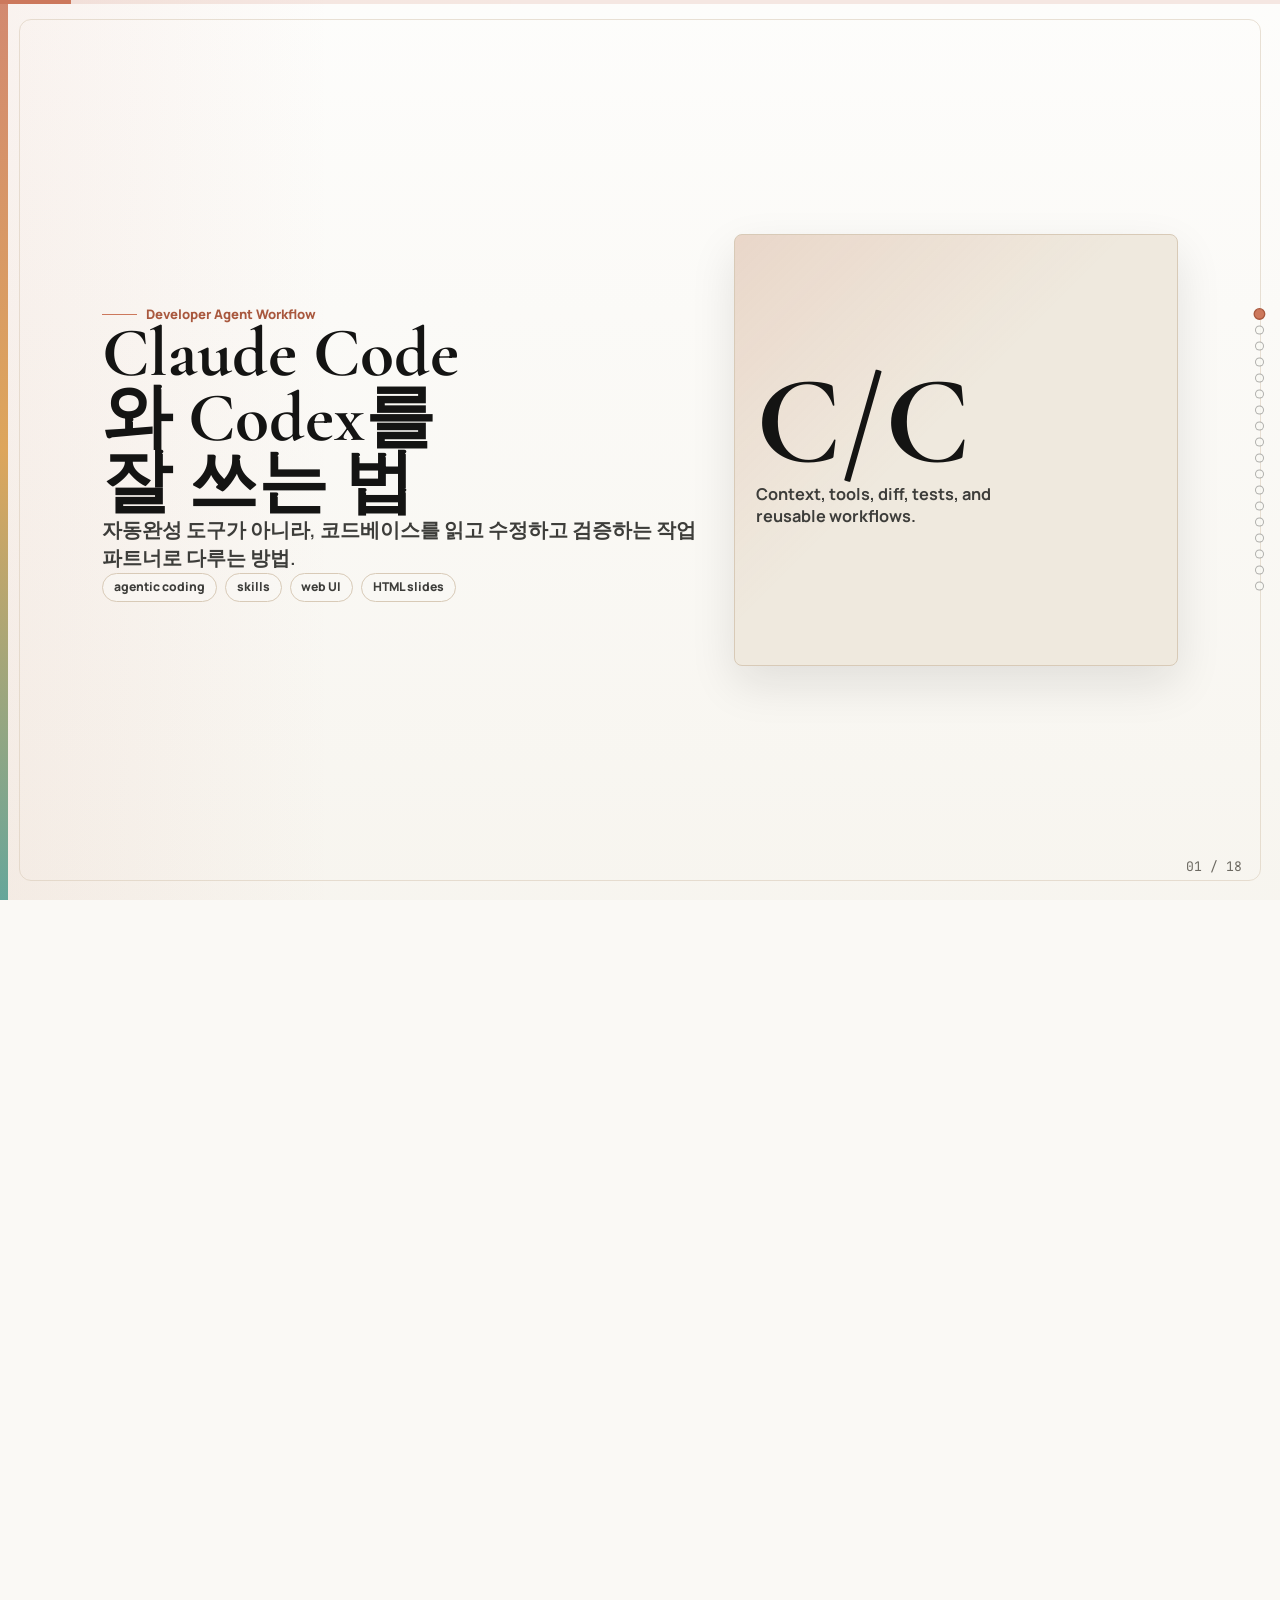
<file: labs/decks/claude-codex-developer-guide-deck.html>
<!DOCTYPE html>
<html lang="ko">
  <head>
    <meta charset="UTF-8" />
    <meta name="viewport" content="width=device-width, initial-scale=1.0" />
    <title>Claude Code & Codex Developer Guide Deck</title>
    <link rel="preconnect" href="https://fonts.googleapis.com" />
    <link rel="preconnect" href="https://fonts.gstatic.com" crossorigin />
    <link
      href="https://fonts.googleapis.com/css2?family=Cormorant+Garamond:wght@500;600;700&family=JetBrains+Mono:wght@400;500;700&family=Manrope:wght@400;500;600;700;800&display=swap"
      rel="stylesheet"
    />
    <style>
      :root {
        --canvas: #faf9f5;
        --canvas-warm: #f5f0e8;
        --surface: #efe9de;
        --surface-soft: #f7f3eb;
        --surface-strong: #e3d8c8;
        --ink: #141413;
        --body: #3d3d3a;
        --muted: #6d6a62;
        --line: #d8cab7;
        --coral: #cc785c;
        --coral-dark: #a9583e;
        --teal: #4f9b8e;
        --amber: #d99a45;
        --plum: #80667e;
        --dark: #181715;
        --dark-soft: #25231f;
        --on-dark: #faf9f5;
        --radius: 8px;
        --radius-soft: 12px;
        --shadow: 0 18px 46px rgba(20, 20, 19, 0.1);
        --shadow-tight: 0 10px 28px rgba(20, 20, 19, 0.1);
        --font-display: "Cormorant Garamond", "EB Garamond", Georgia, serif;
        --font-body: "Manrope", "Noto Sans KR", sans-serif;
        --font-mono: "JetBrains Mono", "SFMono-Regular", monospace;
        --ease: cubic-bezier(0.2, 0.8, 0.2, 1);
      }

      * {
        box-sizing: border-box;
        margin: 0;
        padding: 0;
      }

      /* ===========================================
         VIEWPORT FITTING: MANDATORY BASE STYLES
         Include this ENTIRE file in every presentation.
         These styles ensure slides fit exactly in the viewport.
         =========================================== */

      /* 1. Lock html/body to viewport */
      html,
      body {
        height: 100%;
        overflow-x: hidden;
      }

      html {
        scroll-snap-type: y mandatory;
        scroll-behavior: smooth;
        scrollbar-width: none;
      }

      html::-webkit-scrollbar,
      body::-webkit-scrollbar {
        display: none;
      }

      /* 2. Each slide = exact viewport height */
      .slide {
        width: 100vw;
        height: 100vh;
        height: 100dvh; /* Dynamic viewport height for mobile browsers */
        overflow: hidden; /* CRITICAL: Prevent ANY overflow */
        scroll-snap-align: start;
        display: flex;
        flex-direction: column;
        position: relative;
      }

      /* 3. Content container with flex for centering */
      .slide-content {
        flex: 1;
        display: flex;
        flex-direction: column;
        justify-content: center;
        max-height: 100%;
        overflow: hidden; /* Double-protection against overflow */
        padding: var(--slide-padding);
      }

      /* 4. ALL typography uses clamp() for responsive scaling */
      :root {
        /* Titles scale from mobile to desktop */
        --title-size: clamp(1.5rem, 5vw, 4rem);
        --h2-size: clamp(1.25rem, 3.5vw, 2.5rem);
        --h3-size: clamp(1rem, 2.5vw, 1.75rem);

        /* Body text */
        --body-size: clamp(0.75rem, 1.5vw, 1.125rem);
        --small-size: clamp(0.65rem, 1vw, 0.875rem);

        /* Spacing scales with viewport */
        --slide-padding: clamp(1rem, 4vw, 4rem);
        --content-gap: clamp(0.5rem, 2vw, 2rem);
        --element-gap: clamp(0.25rem, 1vw, 1rem);
      }

      /* 5. Cards/containers use viewport-relative max sizes */
      .card,
      .container,
      .content-box {
        max-width: min(90vw, 1000px);
        max-height: min(80vh, 700px);
      }

      /* 6. Lists auto-scale with viewport */
      .feature-list,
      .bullet-list {
        gap: clamp(0.4rem, 1vh, 1rem);
      }

      .feature-list li,
      .bullet-list li {
        font-size: var(--body-size);
        line-height: 1.4;
      }

      /* 7. Grids adapt to available space */
      .grid {
        display: grid;
        grid-template-columns: repeat(auto-fit, minmax(min(100%, 250px), 1fr));
        gap: clamp(0.5rem, 1.5vw, 1rem);
      }

      /* 8. Images constrained to viewport */
      img,
      .image-container {
        max-width: 100%;
        max-height: min(50vh, 400px);
        object-fit: contain;
      }

      /* ===========================================
         RESPONSIVE BREAKPOINTS
         Aggressive scaling for smaller viewports
         =========================================== */

      /* Short viewports (< 700px height) */
      @media (max-height: 700px) {
        :root {
          --slide-padding: clamp(0.75rem, 3vw, 2rem);
          --content-gap: clamp(0.4rem, 1.5vw, 1rem);
          --title-size: clamp(1.25rem, 4.5vw, 2.5rem);
          --h2-size: clamp(1rem, 3vw, 1.75rem);
        }
      }

      /* Very short viewports (< 600px height) */
      @media (max-height: 600px) {
        :root {
          --slide-padding: clamp(0.5rem, 2.5vw, 1.5rem);
          --content-gap: clamp(0.3rem, 1vw, 0.75rem);
          --title-size: clamp(1.1rem, 4vw, 2rem);
          --body-size: clamp(0.7rem, 1.2vw, 0.95rem);
        }

        /* Hide non-essential elements */
        .nav-dots,
        .keyboard-hint,
        .decorative {
          display: none;
        }
      }

      /* Extremely short (landscape phones, < 500px height) */
      @media (max-height: 500px) {
        :root {
          --slide-padding: clamp(0.4rem, 2vw, 1rem);
          --title-size: clamp(1rem, 3.5vw, 1.5rem);
          --h2-size: clamp(0.9rem, 2.5vw, 1.25rem);
          --body-size: clamp(0.65rem, 1vw, 0.85rem);
        }
      }

      /* Narrow viewports (< 600px width) */
      @media (max-width: 600px) {
        :root {
          --title-size: clamp(1.25rem, 7vw, 2.5rem);
        }

        /* Stack grids vertically */
        .grid {
          grid-template-columns: 1fr;
        }
      }

      /* ===========================================
         REDUCED MOTION
         Respect user preferences
         =========================================== */
      @media (prefers-reduced-motion: reduce) {
        *,
        *::before,
        *::after {
          animation-duration: 0.01ms !important;
          transition-duration: 0.2s !important;
        }

        html {
          scroll-behavior: auto;
        }
      }

      /* Deck-specific viewport overrides. The mandatory base is preserved above. */
      :root {
        --title-size: clamp(2.1rem, 4.35rem, 5rem);
        --h2-size: clamp(1.85rem, 3.25rem, 3.7rem);
        --h3-size: clamp(1.05rem, 1.35rem, 1.65rem);
        --body-size: clamp(0.9rem, 1.05rem, 1.15rem);
        --small-size: clamp(0.72rem, 0.82rem, 0.9rem);
        --slide-padding: clamp(1.2rem, 3.25rem, 4rem);
        --content-gap: clamp(0.8rem, 1.35rem, 1.8rem);
        --element-gap: clamp(0.45rem, 0.8rem, 1rem);
      }

      body {
        background: var(--canvas);
        color: var(--ink);
        font-family: var(--font-body);
        letter-spacing: 0;
      }

      a {
        color: inherit;
        text-decoration: none;
      }

      .deck-progress {
        position: fixed;
        inset: 0 auto auto 0;
        width: 100%;
        height: 4px;
        background: rgba(204, 120, 92, 0.16);
        z-index: 30;
      }

      .deck-progress span {
        display: block;
        width: var(--progress, 5.55%);
        height: 100%;
        background: var(--coral);
        transition: width 360ms var(--ease);
      }

      .nav-dots {
        position: fixed;
        right: 1rem;
        top: 50%;
        transform: translateY(-50%);
        z-index: 30;
        display: flex;
        flex-direction: column;
        gap: 0.42rem;
      }

      .nav-dots button {
        width: 0.58rem;
        height: 0.58rem;
        border: 1px solid rgba(20, 20, 19, 0.32);
        border-radius: 999px;
        background: rgba(250, 249, 245, 0.84);
        cursor: pointer;
        transition:
          transform 200ms var(--ease),
          background 200ms var(--ease),
          border-color 200ms var(--ease);
      }

      .nav-dots button[aria-current="true"] {
        background: var(--coral);
        border-color: var(--coral-dark);
        transform: scale(1.32);
      }

      .slide {
        background:
          linear-gradient(90deg, rgba(204, 120, 92, 0.08), transparent 26%),
          linear-gradient(180deg, rgba(255, 255, 255, 0.62), rgba(239, 233, 222, 0.26)),
          var(--canvas);
      }

      .slide::before {
        content: "";
        position: absolute;
        inset: 0 auto 0 0;
        width: 0.5rem;
        background: linear-gradient(180deg, var(--coral), var(--amber), var(--teal));
        opacity: 0.86;
      }

      .slide::after {
        content: "";
        position: absolute;
        inset: 1.2rem 1.2rem;
        pointer-events: none;
        border: 1px solid rgba(216, 202, 183, 0.56);
        border-radius: var(--radius-soft);
      }

      .slide-content {
        position: relative;
        z-index: 1;
        width: min(100%, 1180px);
        margin: 0 auto;
        gap: var(--content-gap);
      }

      .slide-kicker {
        display: inline-flex;
        align-items: center;
        width: max-content;
        max-width: 100%;
        gap: 0.55rem;
        color: var(--coral-dark);
        font-size: var(--small-size);
        font-weight: 800;
        line-height: 1;
      }

      .slide-kicker::before {
        content: "";
        display: inline-block;
        width: 2.2rem;
        height: 1px;
        background: var(--coral);
      }

      h1,
      h2,
      h3 {
        color: var(--ink);
        font-family: var(--font-display);
        font-weight: 700;
        letter-spacing: 0;
      }

      h1 {
        max-width: 11ch;
        font-size: var(--title-size);
        line-height: 0.93;
      }

      h2 {
        max-width: 13ch;
        font-size: var(--h2-size);
        line-height: 0.98;
      }

      h3 {
        font-family: var(--font-body);
        font-size: var(--h3-size);
        line-height: 1.18;
      }

      p,
      li {
        color: var(--body);
        font-size: var(--body-size);
        line-height: 1.52;
      }

      .lead {
        max-width: 58ch;
        font-size: clamp(1rem, 1.24rem, 1.35rem);
        font-weight: 600;
        line-height: 1.45;
      }

      .small {
        color: var(--muted);
        font-size: var(--small-size);
        line-height: 1.5;
      }

      .muted {
        color: var(--muted);
      }

      .coral {
        color: var(--coral-dark);
      }

      .layout-title {
        display: grid;
        grid-template-columns: minmax(0, 1.08fr) minmax(310px, 0.8fr);
        align-items: center;
        gap: clamp(1rem, 2rem, 2.4rem);
      }

      .layout-split {
        display: grid;
        grid-template-columns: minmax(0, 0.9fr) minmax(0, 1.1fr);
        align-items: center;
        gap: clamp(1rem, 1.6rem, 2rem);
      }

      .layout-balanced {
        display: grid;
        grid-template-columns: repeat(2, minmax(0, 1fr));
        gap: clamp(0.8rem, 1.2rem, 1.6rem);
      }

      .grid-3,
      .grid-4 {
        display: grid;
        gap: clamp(0.7rem, 1rem, 1.2rem);
      }

      .grid-3 {
        grid-template-columns: repeat(3, minmax(0, 1fr));
      }

      .grid-4 {
        grid-template-columns: repeat(4, minmax(0, 1fr));
      }

      .panel,
      .tile,
      .code-panel,
      .matrix-cell,
      .source-item {
        border: 1px solid var(--line);
        border-radius: var(--radius);
        background: rgba(239, 233, 222, 0.74);
        box-shadow: var(--shadow-tight);
      }

      .panel {
        padding: clamp(0.9rem, 1.25rem, 1.5rem);
      }

      .tile {
        display: flex;
        min-height: clamp(7.2rem, 8.2rem, 9.4rem);
        flex-direction: column;
        gap: 0.5rem;
        padding: clamp(0.78rem, 1rem, 1.2rem);
      }

      .tile strong,
      .matrix-cell strong,
      .source-item strong {
        display: block;
        color: var(--ink);
        font-size: clamp(0.93rem, 1.05rem, 1.14rem);
        line-height: 1.24;
      }

      .tile p,
      .matrix-cell p,
      .source-item p {
        font-size: clamp(0.78rem, 0.9rem, 0.98rem);
        line-height: 1.42;
      }

      .dark-panel,
      .code-panel {
        background:
          linear-gradient(180deg, rgba(255, 255, 255, 0.05), transparent),
          var(--dark);
        border-color: rgba(250, 249, 245, 0.14);
        color: var(--on-dark);
        box-shadow: var(--shadow);
      }

      .dark-panel h3,
      .dark-panel strong,
      .dark-panel p,
      .dark-panel li,
      .code-panel,
      .code-panel p {
        color: var(--on-dark);
      }

      .dark-panel .small,
      .code-panel .small {
        color: rgba(250, 249, 245, 0.72);
      }

      .code-panel {
        overflow: hidden;
        padding: clamp(0.85rem, 1.05rem, 1.25rem);
      }

      .code-label {
        display: flex;
        align-items: center;
        justify-content: space-between;
        gap: 0.7rem;
        padding-bottom: 0.7rem;
        border-bottom: 1px solid rgba(250, 249, 245, 0.16);
        color: rgba(250, 249, 245, 0.76);
        font-family: var(--font-mono);
        font-size: clamp(0.64rem, 0.74rem, 0.82rem);
      }

      pre {
        margin-top: 0.76rem;
        white-space: pre-wrap;
        color: var(--on-dark);
        font-family: var(--font-mono);
        font-size: clamp(0.66rem, 0.8rem, 0.9rem);
        line-height: 1.62;
      }

      .shell-line {
        display: flex;
        align-items: center;
        gap: 0.65rem;
        border-top: 1px solid rgba(250, 249, 245, 0.12);
        padding: 0.72rem 0;
        color: var(--on-dark);
        font-family: var(--font-mono);
        font-size: clamp(0.66rem, 0.78rem, 0.88rem);
      }

      .shell-line:first-of-type {
        border-top: 0;
      }

      .terminal-dot {
        width: 0.5rem;
        height: 0.5rem;
        flex: 0 0 auto;
        border-radius: 999px;
        background: var(--coral);
        box-shadow: 0 0 0 4px rgba(204, 120, 92, 0.14);
      }

      .flow {
        display: grid;
        grid-template-columns: repeat(6, minmax(0, 1fr));
        gap: 0.55rem;
      }

      .flow-step {
        position: relative;
        min-height: clamp(5.8rem, 6.6rem, 7.2rem);
        border: 1px solid var(--line);
        border-radius: var(--radius);
        background: var(--surface-soft);
        padding: clamp(0.68rem, 0.82rem, 0.95rem);
      }

      .flow-step::after {
        content: "";
        position: absolute;
        top: 50%;
        right: -0.43rem;
        width: 0.32rem;
        height: 0.32rem;
        border-top: 2px solid var(--coral);
        border-right: 2px solid var(--coral);
        transform: translateY(-50%) rotate(45deg);
      }

      .flow-step:last-child::after {
        display: none;
      }

      .flow-step span,
      .number {
        display: inline-flex;
        align-items: center;
        justify-content: center;
        width: 1.65rem;
        height: 1.65rem;
        border-radius: 999px;
        background: var(--ink);
        color: var(--on-dark);
        font-family: var(--font-mono);
        font-size: 0.72rem;
        font-weight: 700;
      }

      .flow-step strong {
        display: block;
        margin-top: 0.52rem;
        color: var(--ink);
        font-size: clamp(0.76rem, 0.92rem, 1rem);
        line-height: 1.23;
      }

      .flow-step p {
        margin-top: 0.28rem;
        color: var(--muted);
        font-size: clamp(0.64rem, 0.75rem, 0.83rem);
        line-height: 1.34;
      }

      .compare {
        display: grid;
        grid-template-columns: minmax(0, 1fr) auto minmax(0, 1fr);
        align-items: stretch;
        gap: clamp(0.8rem, 1rem, 1.2rem);
      }

      .compare-card {
        display: flex;
        min-height: clamp(16rem, 19rem, 21rem);
        flex-direction: column;
        gap: 0.82rem;
        padding: clamp(1rem, 1.2rem, 1.45rem);
        border: 1px solid var(--line);
        border-radius: var(--radius);
        background: var(--surface);
      }

      .compare-card .label {
        color: var(--coral-dark);
        font-family: var(--font-mono);
        font-size: clamp(0.66rem, 0.76rem, 0.86rem);
        font-weight: 700;
      }

      .compare-card ul,
      .clean-list {
        display: grid;
        gap: 0.48rem;
        list-style: none;
      }

      .compare-card li,
      .clean-list li {
        position: relative;
        padding-left: 1rem;
        font-size: clamp(0.78rem, 0.9rem, 0.98rem);
      }

      .compare-card li::before,
      .clean-list li::before {
        content: "";
        position: absolute;
        top: 0.62em;
        left: 0;
        width: 0.34rem;
        height: 0.34rem;
        border-radius: 50%;
        background: var(--coral);
      }

      .compare-center {
        display: grid;
        align-content: center;
        justify-items: center;
        gap: 0.4rem;
        min-width: 6.2rem;
      }

      .compare-center span {
        display: block;
        width: 1px;
        height: 4.5rem;
        background: var(--line);
      }

      .compare-center strong {
        color: var(--ink);
        font-family: var(--font-display);
        font-size: clamp(1.65rem, 2rem, 2.25rem);
        line-height: 1;
      }

      .matrix {
        display: grid;
        grid-template-columns: 0.76fr repeat(3, 1fr);
        gap: 0.52rem;
      }

      .matrix-cell {
        min-height: clamp(5.5rem, 6.4rem, 7.2rem);
        padding: clamp(0.65rem, 0.78rem, 0.95rem);
      }

      .matrix-head {
        background: var(--dark);
        color: var(--on-dark);
        border-color: var(--dark);
      }

      .matrix-head strong,
      .matrix-head p {
        color: var(--on-dark);
      }

      .screen-mock {
        display: grid;
        grid-template-rows: auto 1fr;
        min-height: clamp(18rem, 23rem, 28rem);
        overflow: hidden;
        border: 1px solid rgba(250, 249, 245, 0.16);
        border-radius: var(--radius);
        background: var(--dark);
        box-shadow: var(--shadow);
      }

      .screen-top {
        display: flex;
        align-items: center;
        gap: 0.42rem;
        padding: 0.72rem 0.9rem;
        border-bottom: 1px solid rgba(250, 249, 245, 0.14);
      }

      .screen-dot {
        width: 0.56rem;
        height: 0.56rem;
        border-radius: 50%;
        background: rgba(250, 249, 245, 0.36);
      }

      .screen-body {
        display: grid;
        grid-template-columns: 0.78fr 1.22fr;
        gap: 0.9rem;
        padding: clamp(0.85rem, 1.1rem, 1.3rem);
      }

      .screen-sidebar {
        display: grid;
        align-content: start;
        gap: 0.48rem;
      }

      .screen-pill {
        min-height: 1.9rem;
        border-radius: var(--radius);
        background: rgba(250, 249, 245, 0.1);
      }

      .screen-pill:nth-child(2) {
        background: rgba(204, 120, 92, 0.72);
      }

      .screen-main {
        display: grid;
        align-content: start;
        gap: 0.58rem;
      }

      .screen-card {
        min-height: 3.2rem;
        border-radius: var(--radius);
        background: rgba(250, 249, 245, 0.92);
      }

      .screen-card:nth-child(2) {
        min-height: 6.4rem;
        background: linear-gradient(135deg, rgba(204, 120, 92, 0.96), rgba(217, 154, 69, 0.9));
      }

      .formula {
        display: grid;
        grid-template-columns: repeat(5, minmax(0, 1fr));
        align-items: stretch;
        gap: 0.56rem;
      }

      .formula-item {
        border: 1px solid var(--line);
        border-radius: var(--radius);
        background: var(--surface-soft);
        padding: 0.72rem;
      }

      .formula-item strong {
        display: block;
        color: var(--ink);
        font-size: clamp(0.78rem, 0.92rem, 1rem);
        line-height: 1.2;
      }

      .formula-item p {
        margin-top: 0.28rem;
        font-size: clamp(0.64rem, 0.74rem, 0.82rem);
        line-height: 1.34;
      }

      .ladder {
        display: grid;
        grid-template-columns: repeat(5, minmax(0, 1fr));
        align-items: end;
        gap: 0.7rem;
        min-height: clamp(16rem, 21rem, 25rem);
      }

      .ladder-step {
        display: grid;
        align-content: end;
        min-height: var(--h);
        border: 1px solid var(--line);
        border-radius: var(--radius);
        background: linear-gradient(180deg, rgba(204, 120, 92, 0.2), rgba(239, 233, 222, 0.9));
        padding: 0.8rem;
      }

      .ladder-step strong {
        color: var(--ink);
        font-size: clamp(0.78rem, 0.95rem, 1.05rem);
      }

      .ladder-step p {
        margin-top: 0.32rem;
        font-size: clamp(0.64rem, 0.75rem, 0.82rem);
        line-height: 1.35;
      }

      .quote-box {
        border-left: 6px solid var(--coral);
        padding: clamp(0.85rem, 1rem, 1.2rem) clamp(1rem, 1.35rem, 1.6rem);
        background: rgba(239, 233, 222, 0.76);
        border-radius: 0 var(--radius) var(--radius) 0;
      }

      .quote-box p {
        max-width: 47ch;
        color: var(--ink);
        font-family: var(--font-display);
        font-size: clamp(1.42rem, 2.15rem, 2.58rem);
        line-height: 1.06;
      }

      .source-grid {
        display: grid;
        grid-template-columns: repeat(3, minmax(0, 1fr));
        gap: 0.55rem;
      }

      section[data-title="Sources"] h2 {
        max-width: 17ch;
        font-size: clamp(1.75rem, 2.75rem, 3.2rem);
      }

      .source-item {
        min-height: 5.2rem;
        padding: 0.68rem;
      }

      .source-item a {
        display: block;
        overflow-wrap: anywhere;
        color: var(--coral-dark);
        font-family: var(--font-mono);
        font-size: clamp(0.58rem, 0.68rem, 0.76rem);
        line-height: 1.36;
      }

      .slide-number {
        position: absolute;
        right: clamp(1.7rem, 2.4rem, 3rem);
        bottom: clamp(1.2rem, 1.55rem, 2rem);
        z-index: 4;
        color: var(--muted);
        font-family: var(--font-mono);
        font-size: var(--small-size);
      }

      .slide-title .slide-content {
        justify-content: center;
      }

      .hero-mark {
        display: grid;
        min-height: clamp(22rem, 27rem, 30rem);
        align-content: center;
        gap: 0.78rem;
        padding: clamp(1rem, 1.35rem, 1.6rem);
        border: 1px solid var(--line);
        border-radius: var(--radius);
        background:
          linear-gradient(135deg, rgba(204, 120, 92, 0.16), transparent 45%),
          var(--surface);
        box-shadow: var(--shadow);
      }

      .hero-mark .big {
        color: var(--ink);
        font-family: var(--font-display);
        font-size: clamp(5.4rem, 7.8rem, 8.8rem);
        font-weight: 700;
        line-height: 0.78;
      }

      .hero-mark .caption {
        max-width: 24ch;
        color: var(--body);
        font-size: clamp(0.88rem, 1.02rem, 1.12rem);
        font-weight: 700;
        line-height: 1.35;
      }

      .tag-row {
        display: flex;
        flex-wrap: wrap;
        gap: 0.5rem;
      }

      .tag {
        display: inline-flex;
        align-items: center;
        min-height: 1.78rem;
        border: 1px solid var(--line);
        border-radius: 999px;
        background: rgba(250, 249, 245, 0.62);
        color: var(--body);
        font-size: clamp(0.66rem, 0.76rem, 0.84rem);
        font-weight: 800;
        line-height: 1;
        padding: 0.42rem 0.68rem;
      }

      .reveal {
        opacity: 0;
        transform: translateY(18px);
        transition:
          opacity 520ms var(--ease),
          transform 520ms var(--ease);
      }

      .slide.is-active .reveal {
        opacity: 1;
        transform: translateY(0);
      }

      .slide.is-active .reveal:nth-child(2) {
        transition-delay: 70ms;
      }

      .slide.is-active .reveal:nth-child(3) {
        transition-delay: 130ms;
      }

      .slide.is-active .reveal:nth-child(4) {
        transition-delay: 190ms;
      }

      .sr-only {
        position: absolute;
        width: 1px;
        height: 1px;
        overflow: hidden;
        clip: rect(0, 0, 0, 0);
        white-space: nowrap;
      }

      @media (max-height: 760px) {
        :root {
          --title-size: clamp(1.9rem, 3.45rem, 3.8rem);
          --h2-size: clamp(1.55rem, 2.55rem, 2.9rem);
          --h3-size: clamp(0.98rem, 1.18rem, 1.32rem);
          --body-size: clamp(0.78rem, 0.9rem, 0.98rem);
          --small-size: clamp(0.62rem, 0.72rem, 0.8rem);
          --slide-padding: clamp(0.8rem, 2rem, 2.6rem);
          --content-gap: clamp(0.55rem, 0.95rem, 1.2rem);
        }

        .tile {
          min-height: 6.15rem;
          padding: 0.74rem;
        }

        .compare-card {
          min-height: 13.8rem;
        }

        .screen-mock {
          min-height: 18rem;
        }

        .flow-step {
          min-height: 5.35rem;
        }

        .source-item {
          min-height: 4.45rem;
        }
      }

      @media (max-width: 900px) {
        .layout-title,
        .layout-split,
        .layout-balanced,
        .compare {
          grid-template-columns: 1fr;
        }

        .compare-center {
          display: none;
        }

        .grid-3,
        .grid-4,
        .formula,
        .ladder,
        .source-grid {
          grid-template-columns: 1fr;
        }

        .flow {
          grid-template-columns: repeat(2, minmax(0, 1fr));
        }

        .flow-step::after {
          display: none;
        }

        .matrix {
          grid-template-columns: 1fr;
        }

        .screen-body {
          grid-template-columns: 1fr;
        }

        .hero-mark {
          min-height: 13rem;
        }
      }

      @media (max-width: 560px) {
        :root {
          --title-size: clamp(1.85rem, 2.55rem, 2.9rem);
          --h2-size: clamp(1.55rem, 2.1rem, 2.4rem);
          --body-size: clamp(0.78rem, 0.88rem, 0.95rem);
          --slide-padding: clamp(0.85rem, 1.1rem, 1.35rem);
        }

        .slide::after {
          inset: 0.72rem;
        }

        .nav-dots {
          display: none;
        }

        .slide-number {
          right: 1rem;
          bottom: 0.9rem;
        }

        .flow,
        .source-grid {
          grid-template-columns: 1fr;
        }

        .source-item:nth-child(n + 7) {
          display: none;
        }

        .compare-card {
          min-height: auto;
          padding: 0.72rem;
        }

        .compare-card li:nth-child(n + 3),
        .flow .flow-step:nth-child(n + 5),
        .grid-3 .tile:nth-child(n + 5),
        .formula .formula-item:nth-child(n + 5),
        .ladder .ladder-step:nth-child(n + 4) {
          display: none;
        }

        .quote-box,
        section[data-title="Custom Skill"] .code-panel,
        section[data-title="Skill Flow"] .code-panel {
          display: none;
        }

        .matrix {
          grid-template-columns: repeat(2, minmax(0, 1fr));
          gap: 0.34rem;
        }

        .matrix-cell {
          min-height: auto;
          padding: 0.48rem;
        }

        .matrix-cell p {
          display: none;
        }

        .matrix-cell strong {
          font-size: 0.72rem;
          line-height: 1.18;
        }

        .ladder {
          min-height: auto;
        }

        .ladder-step {
          min-height: auto !important;
          padding: 0.65rem;
        }
      }
    </style>
  </head>
  <body>
    <div class="deck-progress" aria-hidden="true"><span></span></div>
    <nav class="nav-dots" aria-label="슬라이드 이동"></nav>

    <main id="deck">
      <section class="slide slide-title" data-title="Title">
        <div class="slide-content layout-title">
          <div>
            <div class="slide-kicker reveal">Developer Agent Workflow</div>
            <h1 class="reveal">Claude Code와 Codex를 잘 쓰는 법</h1>
            <p class="lead reveal">
              자동완성 도구가 아니라, 코드베이스를 읽고 수정하고 검증하는 작업 파트너로 다루는 방법.
            </p>
            <div class="tag-row reveal">
              <span class="tag">agentic coding</span>
              <span class="tag">skills</span>
              <span class="tag">web UI</span>
              <span class="tag">HTML slides</span>
            </div>
          </div>
          <div class="hero-mark reveal" aria-hidden="true">
            <div class="big">C/C</div>
            <div class="caption">Context, tools, diff, tests, and reusable workflows.</div>
          </div>
        </div>
        <div class="slide-number">01 / 18</div>
      </section>

      <section class="slide" data-title="Goal">
        <div class="slide-content">
          <div class="slide-kicker reveal">오늘의 목표</div>
          <h2 class="reveal">명령어 암기가 아니라, 반복 가능한 협업 방식을 배운다</h2>
          <div class="grid-4 reveal">
            <div class="tile">
              <strong>이해</strong>
              <p>두 도구가 코드베이스를 읽고 판단하는 기본 구조를 잡는다.</p>
            </div>
            <div class="tile">
              <strong>지시</strong>
              <p>프롬프트, 프로젝트 지침, 스킬을 어디에 써야 하는지 구분한다.</p>
            </div>
            <div class="tile">
              <strong>실행</strong>
              <p>웹페이지, 발표 자료, 리팩터링 같은 작업을 실제 workflow로 만든다.</p>
            </div>
            <div class="tile">
              <strong>검증</strong>
              <p>테스트, 로그, 스크린샷, diff로 결과를 증명하는 습관을 세운다.</p>
            </div>
          </div>
        </div>
        <div class="slide-number">02 / 18</div>
      </section>

      <section class="slide" data-title="Position">
        <div class="slide-content">
          <div class="slide-kicker reveal">도구의 위치</div>
          <h2 class="reveal">Claude Code와 Codex는 둘 다 작업 루프를 가진 coding agent다</h2>
          <div class="compare reveal">
            <div class="compare-card">
              <span class="label">Claude Code</span>
              <h3>터미널과 IDE 중심의 agentic coding</h3>
              <ul>
                <li>코드베이스를 읽고 계획을 세운 뒤 파일을 수정한다.</li>
                <li>명령 실행, 테스트, 문서 조회를 작업 중에 결합한다.</li>
                <li>CLAUDE.md와 Skills로 팀의 작업 방식을 축적한다.</li>
              </ul>
            </div>
            <div class="compare-center" aria-hidden="true"><span></span><strong>same loop</strong><span></span></div>
            <div class="compare-card">
              <span class="label">OpenAI Codex</span>
              <h3>CLI, cloud, IDE에서 동작하는 coding agent</h3>
              <ul>
                <li>로컬 또는 cloud 환경에서 checkout, 수정, 검증을 수행한다.</li>
                <li>AGENTS.md로 프로젝트 지침과 검증 계약을 전달한다.</li>
                <li>Skills와 subagents로 반복 작업을 분리하고 재사용한다.</li>
              </ul>
            </div>
          </div>
        </div>
        <div class="slide-number">03 / 18</div>
      </section>

      <section class="slide" data-title="Loop">
        <div class="slide-content">
          <div class="slide-kicker reveal">내부 작업 구조</div>
          <h2 class="reveal">좋은 결과는 Prompt에서 Report까지 끊기지 않을 때 나온다</h2>
          <div class="flow reveal">
            <div class="flow-step"><span>1</span><strong>Prompt</strong><p>목표와 제약을 받는다.</p></div>
            <div class="flow-step"><span>2</span><strong>Context</strong><p>파일, 문서, 히스토리를 읽는다.</p></div>
            <div class="flow-step"><span>3</span><strong>Plan</strong><p>작업 단위와 검증 기준을 잡는다.</p></div>
            <div class="flow-step"><span>4</span><strong>Tools</strong><p>편집, 명령, 브라우저를 사용한다.</p></div>
            <div class="flow-step"><span>5</span><strong>Verify</strong><p>테스트와 렌더링을 확인한다.</p></div>
            <div class="flow-step"><span>6</span><strong>Report</strong><p>근거와 남은 리스크를 전달한다.</p></div>
          </div>
          <div class="quote-box reveal">
            <p>agent에게 일을 맡긴다는 것은 결과뿐 아니라 판단 근거와 검증까지 위임한다는 뜻이다.</p>
          </div>
        </div>
        <div class="slide-number">04 / 18</div>
      </section>

      <section class="slide" data-title="Core">
        <div class="slide-content">
          <div class="slide-kicker reveal">잘 쓰는 핵심</div>
          <h2 class="reveal">기억해야 할 지침과 필요할 때 꺼내는 절차를 나눈다</h2>
          <div class="grid-3 reveal">
            <div class="tile dark-panel">
              <strong>Always remember</strong>
              <p>프로젝트의 build/test, PR 규칙, 금지 사항처럼 매번 필요한 내용.</p>
            </div>
            <div class="tile">
              <strong>On-demand workflow</strong>
              <p>발표 자료 생성, 디자인 적용, 보안 리뷰처럼 특정 상황에서만 필요한 절차.</p>
            </div>
            <div class="tile">
              <strong>One-off prompt</strong>
              <p>오늘 한 번만 필요한 목표, 범위, 예외, 보고 방식.</p>
            </div>
          </div>
          <p class="lead reveal">항상 필요한 것은 프로젝트 지침으로, 반복 절차는 Skill로, 이번 맥락은 프롬프트로 둔다.</p>
        </div>
        <div class="slide-number">05 / 18</div>
      </section>

      <section class="slide" data-title="AGENTS.md">
        <div class="slide-content layout-split">
          <div>
            <div class="slide-kicker reveal">Codex project contract</div>
            <h2 class="reveal">AGENTS.md는 Codex가 항상 따라야 할 작업 계약이다</h2>
            <p class="lead reveal">
              디렉터리 스코프를 가지며, 하위 폴더에서는 더 가까운 AGENTS.md가 우선한다.
            </p>
          </div>
          <div class="code-panel reveal">
            <div class="code-label"><span>AGENTS.md</span><span>project rules</span></div>
            <pre>Build: pnpm build
Test: pnpm test
Lint: pnpm lint

Directive: verify before claiming done
Constraint: never commit directly to main
PR: English title, Korean body</pre>
          </div>
        </div>
        <div class="slide-number">06 / 18</div>
      </section>

      <section class="slide" data-title="CLAUDE.md">
        <div class="slide-content layout-split">
          <div>
            <div class="slide-kicker reveal">Claude memory surface</div>
            <h2 class="reveal">CLAUDE.md는 Claude Code에게 팀의 작업 맥락을 남기는 곳이다</h2>
            <p class="lead reveal">
              자주 쓰는 명령, 아키텍처 메모, 코딩 규칙, 주의할 운영 습관을 프로젝트 안에 둔다.
            </p>
          </div>
          <div class="grid-3 reveal">
            <div class="tile">
              <strong>Commands</strong>
              <p>개발 서버, 테스트, 배포 검증처럼 반복 실행되는 명령.</p>
            </div>
            <div class="tile">
              <strong>Architecture</strong>
              <p>중요한 경계, 데이터 흐름, 피해야 할 shortcut.</p>
            </div>
            <div class="tile">
              <strong>Team habits</strong>
              <p>리뷰 기준, 보고 방식, 작업 전 확인해야 할 파일.</p>
            </div>
          </div>
        </div>
        <div class="slide-number">07 / 18</div>
      </section>

      <section class="slide" data-title="Skills">
        <div class="slide-content layout-split">
          <div>
            <div class="slide-kicker reveal">Agent Skills</div>
            <h2 class="reveal">Skill은 필요할 때 로드되는 작은 작업 플레이북이다</h2>
            <p class="lead reveal">
              설명만 먼저 노출하고, 실제 지침과 스크립트는 트리거된 뒤에 읽는 progressive disclosure 구조를 쓴다.
            </p>
          </div>
          <div class="code-panel reveal">
            <div class="code-label"><span>SKILL.md</span><span>minimum shape</span></div>
            <pre>---
name: frontend-studio
description: Use when creating polished UI or decks.
---

# Workflow
1. Load the relevant design reference.
2. Build the artifact.
3. Run visual and overflow verification.</pre>
          </div>
        </div>
        <div class="slide-number">08 / 18</div>
      </section>

      <section class="slide" data-title="Separation">
        <div class="slide-content">
          <div class="slide-kicker reveal">구분법</div>
          <h2 class="reveal">항상성, 반복성, 일회성을 분리하면 agent가 덜 흔들린다</h2>
          <div class="matrix reveal">
            <div class="matrix-cell matrix-head"><strong>Surface</strong><p>어디에 둘까</p></div>
            <div class="matrix-cell matrix-head"><strong>Always</strong><p>매 작업 적용</p></div>
            <div class="matrix-cell matrix-head"><strong>Reusable</strong><p>상황별 반복</p></div>
            <div class="matrix-cell matrix-head"><strong>One-off</strong><p>이번 요청만</p></div>

            <div class="matrix-cell"><strong>Codex</strong><p>AGENTS.md</p></div>
            <div class="matrix-cell"><strong>build/test, PR rule</strong><p>프로젝트 계약</p></div>
            <div class="matrix-cell"><strong>$skill</strong><p>디자인, 리뷰, 배포</p></div>
            <div class="matrix-cell"><strong>prompt</strong><p>오늘의 목표</p></div>

            <div class="matrix-cell"><strong>Claude</strong><p>CLAUDE.md</p></div>
            <div class="matrix-cell"><strong>team memory</strong><p>규칙과 명령</p></div>
            <div class="matrix-cell"><strong>/skill</strong><p>문서, PPT, API</p></div>
            <div class="matrix-cell"><strong>message</strong><p>특정 수정 요청</p></div>
          </div>
        </div>
        <div class="slide-number">09 / 18</div>
      </section>

      <section class="slide" data-title="Skill Flow">
        <div class="slide-content">
          <div class="slide-kicker reveal">Skill 사용 흐름</div>
          <h2 class="reveal">좋은 Skill은 agent가 읽을 순서를 설계해 둔다</h2>
          <div class="flow reveal">
            <div class="flow-step"><span>1</span><strong>Metadata</strong><p>name과 description만 먼저 노출한다.</p></div>
            <div class="flow-step"><span>2</span><strong>Trigger</strong><p>명시 호출 또는 설명 매칭으로 선택된다.</p></div>
            <div class="flow-step"><span>3</span><strong>SKILL.md</strong><p>작업 절차와 기준을 읽는다.</p></div>
            <div class="flow-step"><span>4</span><strong>Assets</strong><p>필요한 템플릿과 참조만 로드한다.</p></div>
            <div class="flow-step"><span>5</span><strong>Scripts</strong><p>반복 작업은 스크립트로 실행한다.</p></div>
            <div class="flow-step"><span>6</span><strong>Evidence</strong><p>검증 결과를 보고한다.</p></div>
          </div>
          <div class="code-panel reveal">
            <div class="code-label"><span>example invocation</span><span>developer request</span></div>
            <div class="shell-line"><span class="terminal-dot"></span><span>$frontend-studio claude 디자인으로 ppt slide html 만들어줘</span></div>
            <div class="shell-line"><span class="terminal-dot"></span><span>$skill-creator 반복되는 리뷰 절차를 skill로 만들어줘</span></div>
          </div>
        </div>
        <div class="slide-number">10 / 18</div>
      </section>

      <section class="slide" data-title="Web UI">
        <div class="slide-content layout-split">
          <div>
            <div class="slide-kicker reveal">예제 1: 웹페이지 만들기</div>
            <h2 class="reveal">웹 UI 요청은 목적, 사용자, 분위기, 검증을 같이 줘야 한다</h2>
            <ul class="clean-list reveal">
              <li>사용자가 첫 화면에서 해야 할 일을 명확히 준다.</li>
              <li>브랜드, 색, 참고 사이트, 금지할 느낌을 같이 적는다.</li>
              <li>구현 뒤 서버를 띄우고 screenshot, mobile, overflow를 확인하게 한다.</li>
            </ul>
          </div>
          <div class="screen-mock reveal" aria-hidden="true">
            <div class="screen-top"><span class="screen-dot"></span><span class="screen-dot"></span><span class="screen-dot"></span></div>
            <div class="screen-body">
              <div class="screen-sidebar">
                <div class="screen-pill"></div>
                <div class="screen-pill"></div>
                <div class="screen-pill"></div>
                <div class="screen-pill"></div>
              </div>
              <div class="screen-main">
                <div class="screen-card"></div>
                <div class="screen-card"></div>
                <div class="screen-card"></div>
              </div>
            </div>
          </div>
        </div>
        <div class="slide-number">11 / 18</div>
      </section>

      <section class="slide" data-title="Slides">
        <div class="slide-content layout-split">
          <div>
            <div class="slide-kicker reveal">예제 2: PPT를 HTML로 만들기</div>
            <h2 class="reveal">슬라이드는 내용을 붙여 넣는 일이 아니라 화면 밀도를 설계하는 일이다</h2>
            <p class="lead reveal">
              한 장에 담을 메시지를 줄이고, viewport별로 글자와 카드가 겹치지 않는지 검증해야 한다.
            </p>
          </div>
          <div class="grid-3 reveal">
            <div class="tile">
              <strong>Story</strong>
              <p>청중이 가져갈 한 문장을 먼저 정한다.</p>
            </div>
            <div class="tile">
              <strong>Density</strong>
              <p>표, 코드, 리스트가 많으면 장을 나눈다.</p>
            </div>
            <div class="tile">
              <strong>Viewport</strong>
              <p>1280x720과 모바일에서 overflow를 직접 확인한다.</p>
            </div>
          </div>
        </div>
        <div class="slide-number">12 / 18</div>
      </section>

      <section class="slide" data-title="Custom Skill">
        <div class="slide-content">
          <div class="slide-kicker reveal">예제 3: 커스텀 Skill 만들기</div>
          <h2 class="reveal">반복되는 프롬프트는 Skill로 승격한다</h2>
          <div class="formula reveal">
            <div class="formula-item"><span class="number">1</span><strong>반복 발견</strong><p>같은 요청을 세 번 이상 한다.</p></div>
            <div class="formula-item"><span class="number">2</span><strong>트리거 작성</strong><p>description에 사용 조건을 구체화한다.</p></div>
            <div class="formula-item"><span class="number">3</span><strong>절차 분리</strong><p>읽기, 만들기, 검증 순서를 적는다.</p></div>
            <div class="formula-item"><span class="number">4</span><strong>자산 추가</strong><p>scripts, templates, references를 둔다.</p></div>
            <div class="formula-item"><span class="number">5</span><strong>검증</strong><p>샘플 요청으로 실제 동작을 확인한다.</p></div>
          </div>
          <div class="code-panel reveal">
            <div class="code-label"><span>skill folder</span><span>portable package</span></div>
            <pre>my-skill/
  SKILL.md
  scripts/
  templates/
  references/
  examples/</pre>
          </div>
        </div>
        <div class="slide-number">13 / 18</div>
      </section>

      <section class="slide" data-title="Adoption">
        <div class="slide-content">
          <div class="slide-kicker reveal">실전 적용 전략</div>
          <h2 class="reveal">팀은 Ask에서 Automate로 천천히 올라가면 된다</h2>
          <div class="ladder reveal">
            <div class="ladder-step" style="--h: 7rem"><strong>Ask</strong><p>코드 경로와 원인을 물어본다.</p></div>
            <div class="ladder-step" style="--h: 10rem"><strong>Patch</strong><p>작은 수정과 테스트를 맡긴다.</p></div>
            <div class="ladder-step" style="--h: 13rem"><strong>Verify</strong><p>증거를 요구하고 재시도하게 한다.</p></div>
            <div class="ladder-step" style="--h: 16rem"><strong>Delegate</strong><p>독립된 조사를 subagent에 나눈다.</p></div>
            <div class="ladder-step" style="--h: 19rem"><strong>Automate</strong><p>반복 절차를 Skill과 스크립트로 만든다.</p></div>
          </div>
        </div>
        <div class="slide-number">14 / 18</div>
      </section>

      <section class="slide" data-title="Prompt Pattern">
        <div class="slide-content">
          <div class="slide-kicker reveal">개발자 프롬프트 패턴</div>
          <h2 class="reveal">좋은 요청은 agent가 판단할 기준을 먼저 준다</h2>
          <div class="formula reveal">
            <div class="formula-item"><strong>Goal</strong><p>무엇이 완료 상태인지.</p></div>
            <div class="formula-item"><strong>Context</strong><p>관련 파일, 에러, 화면, 배경.</p></div>
            <div class="formula-item"><strong>Constraints</strong><p>건드리면 안 되는 범위.</p></div>
            <div class="formula-item"><strong>Evidence</strong><p>어떤 테스트와 로그가 필요한지.</p></div>
            <div class="formula-item"><strong>Report</strong><p>최종 답변 형식과 언어.</p></div>
          </div>
          <div class="code-panel reveal">
            <div class="code-label"><span>prompt skeleton</span><span>copyable pattern</span></div>
            <pre>목표: onboarding 버튼이 눌리지 않는 원인을 고쳐줘.
범위: settings-provider와 onboarding flow만 수정.
검증: pnpm build, 관련 테스트, 브라우저 클릭 확인.
보고: 원인, 수정 파일, 테스트 결과를 한국어로 정리.</pre>
          </div>
        </div>
        <div class="slide-number">15 / 18</div>
      </section>

      <section class="slide" data-title="Rules">
        <div class="slide-content">
          <div class="slide-kicker reveal">실패를 줄이는 운영 규칙</div>
          <h2 class="reveal">결과를 믿기 전에 evidence를 보게 만든다</h2>
          <div class="grid-3 reveal">
            <div class="tile">
              <strong>Diff first</strong>
              <p>어떤 파일이 왜 바뀌었는지 작은 단위로 확인한다.</p>
            </div>
            <div class="tile">
              <strong>Tests and logs</strong>
              <p>통과했다는 말보다 실제 명령과 핵심 출력을 남긴다.</p>
            </div>
            <div class="tile">
              <strong>Screenshots</strong>
              <p>UI 작업은 desktop/mobile 화면으로 검증한다.</p>
            </div>
            <div class="tile">
              <strong>Review scripts</strong>
              <p>Skill 안의 스크립트는 실행 권한과 네트워크 접근을 확인한다.</p>
            </div>
            <div class="tile">
              <strong>Small scope</strong>
              <p>한 번에 하나의 문제를 고치면 회귀 추적이 쉽다.</p>
            </div>
            <div class="tile">
              <strong>No auto-merge</strong>
              <p>agent 결과는 PR과 리뷰 흐름에서 검증한 뒤 합친다.</p>
            </div>
          </div>
        </div>
        <div class="slide-number">16 / 18</div>
      </section>

      <section class="slide" data-title="Close">
        <div class="slide-content layout-split">
          <div>
            <div class="slide-kicker reveal">마무리</div>
            <h2 class="reveal">잘 쓰는 팀은 지시와 검증을 자산화한다</h2>
            <p class="lead reveal">
              프롬프트는 오늘의 맥락, AGENTS.md와 CLAUDE.md는 항상 기억할 계약, Skill은 반복 가능한 실행 절차다.
            </p>
          </div>
          <div class="panel dark-panel reveal">
            <h3>다음부터 남겨야 할 것</h3>
            <ul class="clean-list">
              <li>성공한 요청 패턴</li>
              <li>자주 쓰는 검증 명령</li>
              <li>팀에서 반복되는 산출물 템플릿</li>
              <li>실패를 줄였던 운영 규칙</li>
            </ul>
          </div>
        </div>
        <div class="slide-number">17 / 18</div>
      </section>

      <section class="slide" data-title="Sources">
        <div class="slide-content">
          <div class="slide-kicker reveal">Sources</div>
          <h2 class="reveal">공식 문서와 공개 skill catalog를 기준으로 정리했다</h2>
          <div class="source-grid reveal">
            <div class="source-item"><strong>Claude Code overview</strong><a href="https://code.claude.com/docs/en/overview">code.claude.com/docs/en/overview</a></div>
            <div class="source-item"><strong>How Claude Code works</strong><a href="https://code.claude.com/docs/en/how-claude-code-works">code.claude.com/docs/en/how-claude-code-works</a></div>
            <div class="source-item"><strong>Claude Code memory</strong><a href="https://code.claude.com/docs/en/memory">code.claude.com/docs/en/memory</a></div>
            <div class="source-item"><strong>Claude Code skills</strong><a href="https://code.claude.com/docs/en/skills">code.claude.com/docs/en/skills</a></div>
            <div class="source-item"><strong>Claude Agent Skills</strong><a href="https://platform.claude.com/docs/en/agents-and-tools/agent-skills/overview">platform.claude.com/docs/en/agents-and-tools/agent-skills/overview</a></div>
            <div class="source-item"><strong>Anthropic skills repo</strong><a href="https://github.com/anthropics/skills">github.com/anthropics/skills</a></div>
            <div class="source-item"><strong>Codex overview</strong><a href="https://developers.openai.com/codex/">developers.openai.com/codex</a></div>
            <div class="source-item"><strong>Codex CLI</strong><a href="https://developers.openai.com/codex/cli">developers.openai.com/codex/cli</a></div>
            <div class="source-item"><strong>Codex cloud</strong><a href="https://developers.openai.com/codex/cloud">developers.openai.com/codex/cloud</a></div>
            <div class="source-item"><strong>AGENTS.md guide</strong><a href="https://developers.openai.com/codex/guides/agents-md">developers.openai.com/codex/guides/agents-md</a></div>
            <div class="source-item"><strong>Codex skills</strong><a href="https://developers.openai.com/codex/skills">developers.openai.com/codex/skills</a></div>
            <div class="source-item"><strong>OpenAI skills repo</strong><a href="https://github.com/openai/skills">github.com/openai/skills</a></div>
          </div>
        </div>
        <div class="slide-number">18 / 18</div>
      </section>
    </main>

    <script>
      const slides = Array.from(document.querySelectorAll(".slide"));
      const progress = document.querySelector(".deck-progress span");
      const dots = document.querySelector(".nav-dots");
      let activeIndex = 0;
      let wheelLock = false;
      let touchStartY = 0;

      function goTo(index, replaceHash = false) {
        const next = Math.max(0, Math.min(slides.length - 1, index));
        slides[next].scrollIntoView({ behavior: "smooth", block: "start" });
        if (replaceHash) {
          history.replaceState(null, "", `#${next + 1}`);
        }
      }

      function setActive(index) {
        activeIndex = index;
        slides.forEach((slide, i) => slide.classList.toggle("is-active", i === index));
        dots.querySelectorAll("button").forEach((dot, i) => {
          dot.setAttribute("aria-current", i === index ? "true" : "false");
        });
        progress.style.setProperty("--progress", `${((index + 1) / slides.length) * 100}%`);
        history.replaceState(null, "", `#${index + 1}`);
      }

      slides.forEach((slide, index) => {
        const button = document.createElement("button");
        const title = slide.dataset.title || `Slide ${index + 1}`;
        button.type = "button";
        button.setAttribute("aria-label", `${index + 1}: ${title}`);
        button.addEventListener("click", () => goTo(index, true));
        dots.appendChild(button);
      });

      const observer = new IntersectionObserver(
        (entries) => {
          entries.forEach((entry) => {
            if (entry.isIntersecting) {
              setActive(slides.indexOf(entry.target));
            }
          });
        },
        { threshold: 0.62 }
      );

      slides.forEach((slide) => observer.observe(slide));

      window.addEventListener("keydown", (event) => {
        const forward = ["ArrowDown", "ArrowRight", "PageDown", " "];
        const backward = ["ArrowUp", "ArrowLeft", "PageUp"];
        if (forward.includes(event.key)) {
          event.preventDefault();
          goTo(activeIndex + 1, true);
        }
        if (backward.includes(event.key)) {
          event.preventDefault();
          goTo(activeIndex - 1, true);
        }
        if (event.key === "Home") {
          event.preventDefault();
          goTo(0, true);
        }
        if (event.key === "End") {
          event.preventDefault();
          goTo(slides.length - 1, true);
        }
      });

      window.addEventListener(
        "wheel",
        (event) => {
          if (Math.abs(event.deltaY) < 42 || wheelLock) return;
          wheelLock = true;
          goTo(activeIndex + (event.deltaY > 0 ? 1 : -1), true);
          setTimeout(() => {
            wheelLock = false;
          }, 650);
        },
        { passive: true }
      );

      window.addEventListener(
        "touchstart",
        (event) => {
          touchStartY = event.touches[0].clientY;
        },
        { passive: true }
      );

      window.addEventListener(
        "touchend",
        (event) => {
          const diff = touchStartY - event.changedTouches[0].clientY;
          if (Math.abs(diff) > 46) {
            goTo(activeIndex + (diff > 0 ? 1 : -1), true);
          }
        },
        { passive: true }
      );

      window.addEventListener("load", () => {
        const requested = Number.parseInt(location.hash.replace("#", ""), 10);
        if (Number.isFinite(requested) && requested >= 1 && requested <= slides.length) {
          setTimeout(() => goTo(requested - 1), 50);
        } else {
          setActive(0);
        }
      });

      window.__deckValidate = () => {
        const viewport = { width: window.innerWidth, height: window.innerHeight };
        return slides.map((slide, index) => {
          const content = slide.querySelector(".slide-content");
          const rect = content.getBoundingClientRect();
          const slideRect = slide.getBoundingClientRect();
          const offenders = Array.from(slide.querySelectorAll("*"))
            .map((node) => {
              const box = node.getBoundingClientRect();
              return {
                tag: node.tagName.toLowerCase(),
                className: node.className,
                left: box.left,
                top: box.top,
                right: box.right,
                bottom: box.bottom,
                width: box.width,
                height: box.height
              };
            })
            .filter((box) => box.width > 0 && box.height > 0)
            .filter(
              (box) =>
                box.left < slideRect.left - 1 ||
                box.right > slideRect.right + 1 ||
                box.top < slideRect.top - 1 ||
                box.bottom > slideRect.bottom + 1
            );
          return {
            index: index + 1,
            viewport,
            scrollHeight: slide.scrollHeight,
            clientHeight: slide.clientHeight,
            contentHeight: Math.round(rect.height),
            hasOverflow: slide.scrollHeight > slide.clientHeight + 1 || offenders.length > 0,
            offenders: offenders.slice(0, 6)
          };
        });
      };
    </script>
  </body>
</html>
</file>
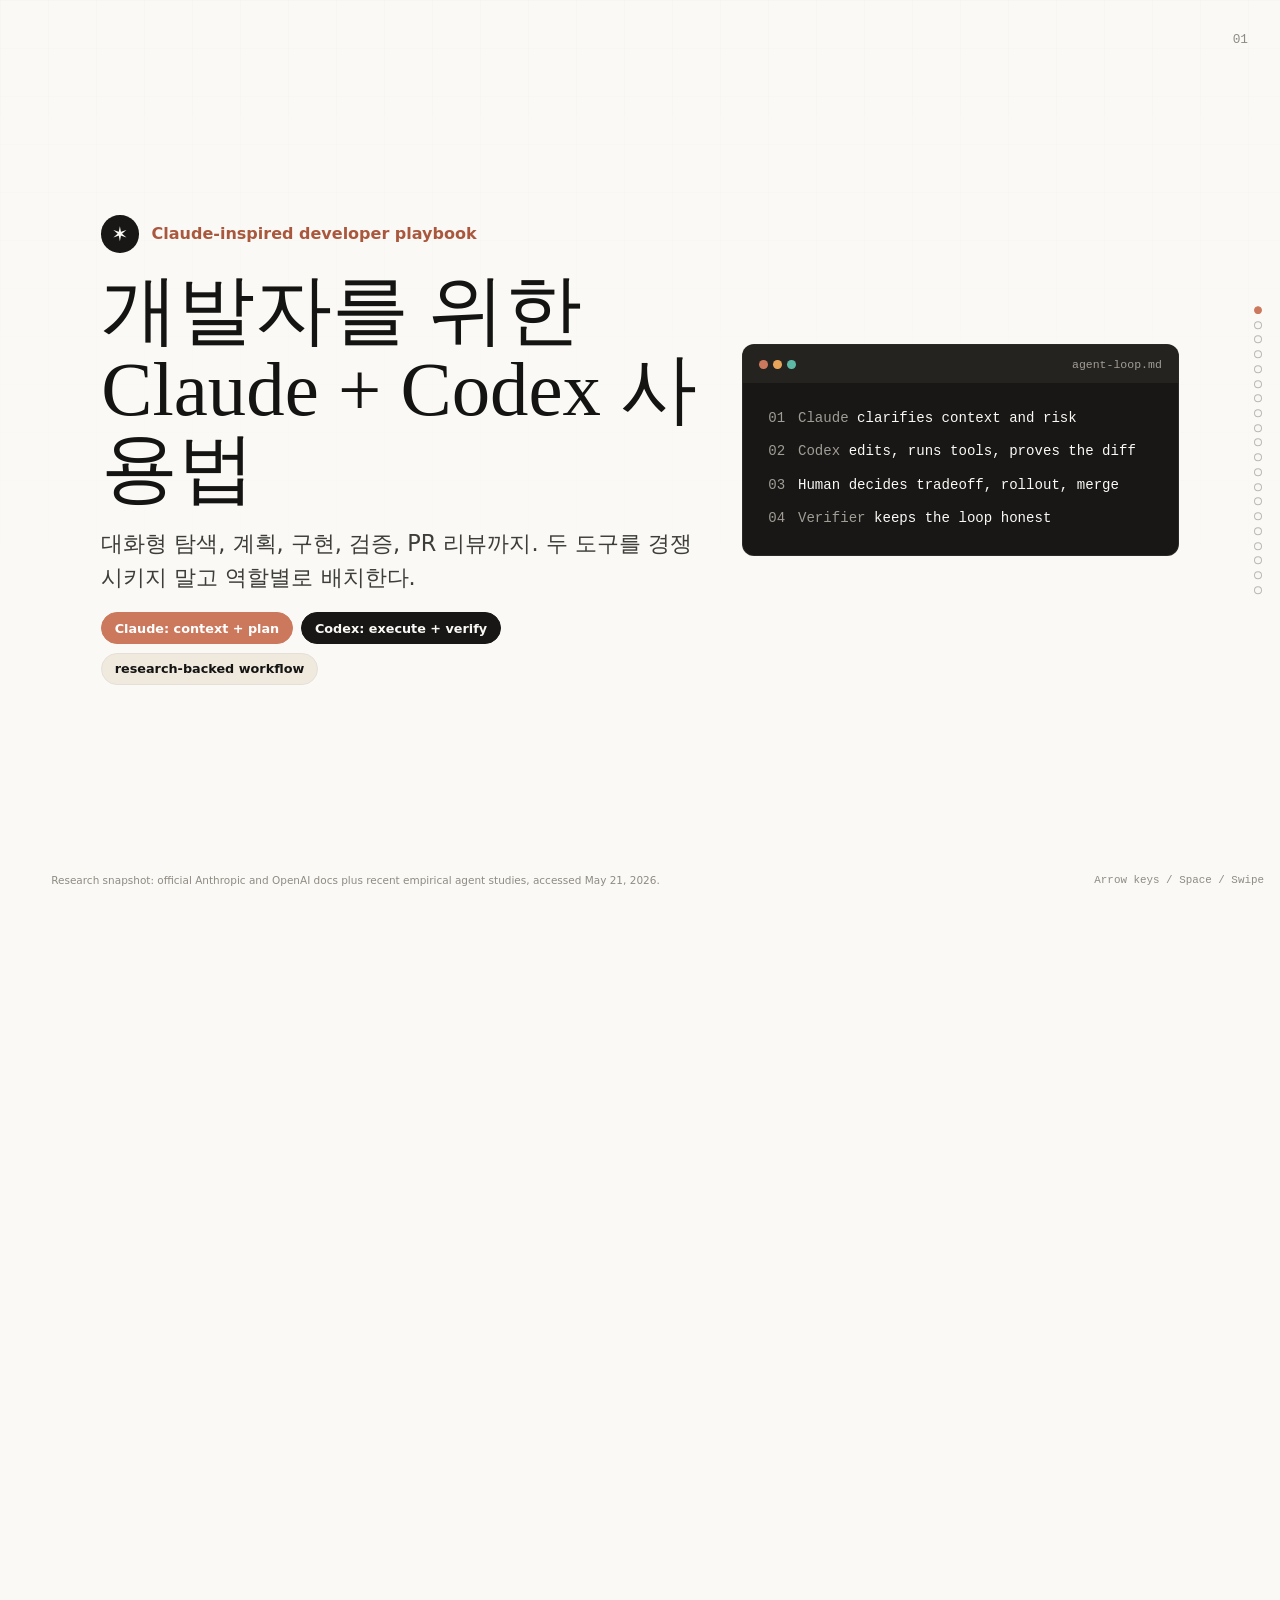
<file: labs/decks/claude-style-developer-playbook-slides.html>
<!DOCTYPE html>
<html lang="ko">
  <head>
    <meta charset="UTF-8" />
    <meta name="viewport" content="width=device-width, initial-scale=1.0" />
    <title>Claude + Codex Developer Playbook - Claude Style</title>
    <style>
      /* ===========================================
         VIEWPORT FITTING: MANDATORY BASE STYLES
         Include this ENTIRE file in every presentation.
         These styles ensure slides fit exactly in the viewport.
         =========================================== */

      /* 1. Lock html/body to viewport */
      html,
      body {
        height: 100%;
        overflow-x: hidden;
      }

      html {
        scroll-snap-type: y mandatory;
        scroll-behavior: smooth;
      }

      /* 2. Each slide = exact viewport height */
      .slide {
        width: 100vw;
        height: 100vh;
        height: 100dvh; /* Dynamic viewport height for mobile browsers */
        overflow: hidden; /* CRITICAL: Prevent ANY overflow */
        scroll-snap-align: start;
        display: flex;
        flex-direction: column;
        position: relative;
      }

      /* 3. Content container with flex for centering */
      .slide-content {
        flex: 1;
        display: flex;
        flex-direction: column;
        justify-content: center;
        max-height: 100%;
        overflow: hidden; /* Double-protection against overflow */
        padding: var(--slide-padding);
      }

      /* 4. ALL typography uses clamp() for responsive scaling */
      :root {
        /* Titles scale from mobile to desktop */
        --title-size: clamp(1.5rem, 5vw, 4rem);
        --h2-size: clamp(1.25rem, 3.5vw, 2.5rem);
        --h3-size: clamp(1rem, 2.5vw, 1.75rem);

        /* Body text */
        --body-size: clamp(0.75rem, 1.5vw, 1.125rem);
        --small-size: clamp(0.65rem, 1vw, 0.875rem);

        /* Spacing scales with viewport */
        --slide-padding: clamp(1rem, 4vw, 4rem);
        --content-gap: clamp(0.5rem, 2vw, 2rem);
        --element-gap: clamp(0.25rem, 1vw, 1rem);
      }

      /* 5. Cards/containers use viewport-relative max sizes */
      .card,
      .container,
      .content-box {
        max-width: min(90vw, 1000px);
        max-height: min(80vh, 700px);
      }

      /* 6. Lists auto-scale with viewport */
      .feature-list,
      .bullet-list {
        gap: clamp(0.4rem, 1vh, 1rem);
      }

      .feature-list li,
      .bullet-list li {
        font-size: var(--body-size);
        line-height: 1.4;
      }

      /* 7. Grids adapt to available space */
      .grid {
        display: grid;
        grid-template-columns: repeat(auto-fit, minmax(min(100%, 250px), 1fr));
        gap: clamp(0.5rem, 1.5vw, 1rem);
      }

      /* 8. Images constrained to viewport */
      img,
      .image-container {
        max-width: 100%;
        max-height: min(50vh, 400px);
        object-fit: contain;
      }

      /* ===========================================
         RESPONSIVE BREAKPOINTS
         Aggressive scaling for smaller viewports
         =========================================== */

      /* Short viewports (< 700px height) */
      @media (max-height: 700px) {
        :root {
          --slide-padding: clamp(0.75rem, 3vw, 2rem);
          --content-gap: clamp(0.4rem, 1.5vw, 1rem);
          --title-size: clamp(1.25rem, 4.5vw, 2.5rem);
          --h2-size: clamp(1rem, 3vw, 1.75rem);
        }
      }

      /* Very short viewports (< 600px height) */
      @media (max-height: 600px) {
        :root {
          --slide-padding: clamp(0.5rem, 2.5vw, 1.5rem);
          --content-gap: clamp(0.3rem, 1vw, 0.75rem);
          --title-size: clamp(1.1rem, 4vw, 2rem);
          --body-size: clamp(0.7rem, 1.2vw, 0.95rem);
        }

        /* Hide non-essential elements */
        .nav-dots,
        .keyboard-hint,
        .decorative {
          display: none;
        }
      }

      /* Extremely short (landscape phones, < 500px height) */
      @media (max-height: 500px) {
        :root {
          --slide-padding: clamp(0.4rem, 2vw, 1rem);
          --title-size: clamp(1rem, 3.5vw, 1.5rem);
          --h2-size: clamp(0.9rem, 2.5vw, 1.25rem);
          --body-size: clamp(0.65rem, 1vw, 0.85rem);
        }
      }

      /* Narrow viewports (< 600px width) */
      @media (max-width: 600px) {
        :root {
          --title-size: clamp(1.25rem, 7vw, 2.5rem);
        }

        /* Stack grids vertically */
        .grid {
          grid-template-columns: 1fr;
        }
      }

      /* ===========================================
         REDUCED MOTION
         Respect user preferences
         =========================================== */
      @media (prefers-reduced-motion: reduce) {
        *,
        *::before,
        *::after {
          animation-duration: 0.01ms !important;
          transition-duration: 0.2s !important;
        }

        html {
          scroll-behavior: auto;
        }
      }

      :root {
        --canvas: #faf9f5;
        --surface-soft: #f5f0e8;
        --surface-card: #efe9de;
        --surface-strong: #e8e0d2;
        --ink: #141413;
        --body: #3d3d3a;
        --muted: #6c6a64;
        --muted-soft: #8e8b82;
        --hairline: #e6dfd8;
        --primary: #cc785c;
        --primary-active: #a9583e;
        --teal: #5db8a6;
        --amber: #e8a55a;
        --success: #5db872;
        --dark: #181715;
        --dark-elevated: #252320;
        --dark-soft: #1f1e1b;
        --on-dark: #faf9f5;
        --on-dark-soft: #a09d96;
        --serif: "Iowan Old Style", "Noto Serif KR", "AppleMyungjo", "Nanum Myeongjo", Georgia, serif;
        --sans: Inter, "Apple SD Gothic Neo", "Malgun Gothic", "Segoe UI", system-ui, sans-serif;
        --mono: "JetBrains Mono", "SFMono-Regular", Consolas, monospace;
        --radius: 8px;
        --radius-lg: 12px;
      }

      * {
        box-sizing: border-box;
      }

      body {
        margin: 0;
        background: var(--canvas);
        color: var(--ink);
        font-family: var(--sans);
      }

      .slide {
        background: var(--canvas);
        color: var(--ink);
      }

      .slide::before {
        content: "";
        position: absolute;
        inset: 0;
        pointer-events: none;
        background-image:
          linear-gradient(to right, rgba(20, 20, 19, 0.032) 1px, transparent 1px),
          linear-gradient(to bottom, rgba(20, 20, 19, 0.026) 1px, transparent 1px);
        background-size: 48px 48px;
        mask-image: linear-gradient(to bottom, rgba(0, 0, 0, 0.38), transparent 72%);
      }

      .slide.dark {
        background: var(--dark);
        color: var(--on-dark);
      }

      .slide.coral {
        background: var(--primary);
        color: white;
      }

      .slide-content {
        width: min(1180px, 100vw);
        margin: 0 auto;
        gap: var(--content-gap);
        position: relative;
        z-index: 1;
      }

      h1,
      h2,
      h3,
      p {
        margin: 0;
      }

      h1,
      h2,
      h3 {
        font-family: var(--serif);
        font-weight: 400;
        letter-spacing: 0;
      }

      h1 {
        font-size: clamp(2.45rem, 6vw, 5.2rem);
        line-height: 1.03;
        max-width: 970px;
      }

      h2 {
        font-size: clamp(1.9rem, 4.3vw, 4.15rem);
        line-height: 1.07;
      }

      h3 {
        font-size: clamp(1.15rem, 2.1vw, 2rem);
        line-height: 1.16;
      }

      b,
      strong {
        font-weight: 650;
      }

      code {
        font-family: var(--mono);
        color: inherit;
      }

      .wide {
        max-width: 1030px;
      }

      .serif-note {
        font-family: var(--serif);
        font-size: clamp(1.35rem, 2.4vw, 2.4rem);
        line-height: 1.18;
      }

      .eyebrow {
        color: var(--primary-active);
        font-size: clamp(0.68rem, 1vw, 0.82rem);
        font-weight: 650;
        letter-spacing: 0.08em;
        text-transform: uppercase;
      }

      .dark .eyebrow {
        color: var(--amber);
      }

      .coral .eyebrow {
        color: rgba(255, 255, 255, 0.78);
      }

      .subtitle,
      .copy {
        max-width: 760px;
        color: var(--body);
        font-size: clamp(1rem, 1.75vw, 1.45rem);
        line-height: 1.52;
      }

      .dark .subtitle,
      .dark .copy {
        color: var(--on-dark-soft);
      }

      .coral .subtitle,
      .coral .copy {
        color: rgba(255, 255, 255, 0.86);
      }

      .title-slide .slide-content {
        align-items: flex-start;
      }

      .title-frame {
        display: grid;
        grid-template-columns: minmax(0, 1.05fr) minmax(310px, 0.76fr);
        gap: clamp(1.2rem, 3vw, 3rem);
        align-items: center;
        width: 100%;
      }

      .brand-row {
        display: flex;
        align-items: center;
        gap: 0.8rem;
        color: var(--primary-active);
        font-weight: 700;
      }

      .spike {
        width: 2.35rem;
        aspect-ratio: 1;
        display: grid;
        place-items: center;
        border-radius: 50%;
        background: var(--dark);
        color: var(--canvas);
        font-size: 1.25rem;
        line-height: 1;
      }

      .title-stack {
        display: flex;
        flex-direction: column;
        gap: clamp(0.85rem, 2vh, 1.35rem);
      }

      .tag-row {
        display: flex;
        flex-wrap: wrap;
        gap: 0.55rem;
        max-width: 850px;
      }

      .tag {
        display: inline-flex;
        align-items: center;
        min-height: 2rem;
        border: 1px solid var(--hairline);
        border-radius: 999px;
        background: var(--surface-card);
        color: var(--ink);
        padding: 0.36rem 0.78rem;
        font-size: clamp(0.72rem, 1vw, 0.86rem);
        font-weight: 650;
      }

      .tag.claude {
        background: var(--primary);
        border-color: var(--primary);
        color: white;
      }

      .tag.codex {
        background: var(--dark);
        border-color: var(--dark);
        color: var(--on-dark);
      }

      .dark .tag {
        background: var(--dark-elevated);
        border-color: rgba(250, 249, 245, 0.12);
        color: var(--on-dark);
      }

      .mockup {
        border-radius: var(--radius-lg);
        background: var(--dark);
        color: var(--on-dark);
        overflow: hidden;
        border: 1px solid rgba(250, 249, 245, 0.08);
      }

      .mockup.cream {
        background: var(--surface-card);
        color: var(--ink);
        border: 1px solid var(--hairline);
      }

      .mockup-bar {
        display: flex;
        align-items: center;
        justify-content: space-between;
        gap: 1rem;
        padding: 0.78rem 1rem;
        background: var(--dark-elevated);
        color: var(--on-dark-soft);
        font-size: 0.72rem;
        font-family: var(--mono);
      }

      .cream .mockup-bar {
        background: var(--surface-strong);
        color: var(--muted);
      }

      .lights {
        display: flex;
        gap: 0.32rem;
      }

      .lights span {
        width: 0.55rem;
        height: 0.55rem;
        border-radius: 50%;
        background: var(--muted-soft);
      }

      .lights span:nth-child(1) {
        background: var(--primary);
      }

      .lights span:nth-child(2) {
        background: var(--amber);
      }

      .lights span:nth-child(3) {
        background: var(--teal);
      }

      .mockup-body {
        display: grid;
        gap: 0.72rem;
        padding: clamp(1rem, 2.2vw, 1.55rem);
        font-family: var(--mono);
        font-size: clamp(0.72rem, 1.1vw, 0.92rem);
        line-height: 1.55;
      }

      .code-line {
        display: flex;
        gap: 0.8rem;
        min-width: 0;
      }

      .code-line span:first-child {
        color: var(--on-dark-soft);
        flex: 0 0 2ch;
      }

      .cream .code-line span:first-child {
        color: var(--muted);
      }

      .code-line span:last-child {
        white-space: nowrap;
        overflow: hidden;
        text-overflow: ellipsis;
      }

      .accent {
        color: var(--primary);
      }

      .teal {
        color: var(--teal);
      }

      .amber {
        color: var(--amber);
      }

      .split {
        display: grid;
        grid-template-columns: minmax(0, 0.92fr) minmax(320px, 1fr);
        gap: clamp(1rem, 3vw, 2.4rem);
        align-items: center;
        width: 100%;
      }

      .split.reverse {
        grid-template-columns: minmax(320px, 1fr) minmax(0, 0.9fr);
      }

      .hero {
        display: flex;
        flex-direction: column;
        gap: clamp(0.8rem, 2vh, 1.4rem);
      }

      .cards,
      .thirds,
      .quad,
      .flow {
        display: grid;
        gap: clamp(0.7rem, 1.35vw, 1rem);
        width: 100%;
      }

      .cards {
        grid-template-columns: repeat(4, minmax(0, 1fr));
      }

      .thirds {
        grid-template-columns: repeat(3, minmax(0, 1fr));
      }

      .quad {
        grid-template-columns: repeat(2, minmax(0, 1fr));
      }

      .flow {
        grid-template-columns: repeat(5, minmax(0, 1fr));
      }

      .panel,
      .flow-step,
      .prompt-box,
      .badge-line {
        border-radius: var(--radius-lg);
        border: 1px solid var(--hairline);
        background: var(--surface-card);
        color: var(--ink);
      }

      .panel {
        min-height: clamp(8.5rem, 22vh, 12rem);
        padding: clamp(0.95rem, 2vw, 1.45rem);
        display: flex;
        flex-direction: column;
        gap: 0.62rem;
      }

      .panel.dark-card {
        background: var(--dark);
        border-color: var(--dark);
        color: var(--on-dark);
      }

      .dark .panel {
        background: var(--dark-elevated);
        border-color: rgba(250, 249, 245, 0.12);
        color: var(--on-dark);
      }

      .panel b,
      .flow-step b,
      .badge-line b {
        font-size: clamp(0.94rem, 1.45vw, 1.18rem);
      }

      .panel p,
      .flow-step p,
      .prompt-box p,
      .badge-line p,
      .matrix div {
        color: var(--body);
        font-size: clamp(0.76rem, 1.15vw, 0.94rem);
        line-height: 1.45;
      }

      .dark .panel p,
      .dark .flow-step p {
        color: var(--on-dark-soft);
      }

      .panel .metric {
        margin-top: auto;
        color: var(--primary-active);
        font-family: var(--serif);
        font-size: clamp(1.7rem, 4vw, 3.4rem);
        line-height: 1;
      }

      .flow-step {
        min-height: clamp(8.2rem, 22vh, 11.5rem);
        padding: clamp(0.85rem, 1.6vw, 1.2rem);
        display: flex;
        flex-direction: column;
        gap: 0.46rem;
        position: relative;
      }

      .flow-step span {
        color: var(--primary-active);
        font-family: var(--mono);
        font-size: 0.72rem;
        font-weight: 700;
      }

      .flow-step::after {
        content: "";
        position: absolute;
        top: 50%;
        right: -0.68rem;
        width: 0.68rem;
        height: 1px;
        background: var(--primary);
      }

      .flow-step:last-child::after {
        display: none;
      }

      .badge-stack {
        display: grid;
        gap: 0.75rem;
      }

      .badge-line {
        display: grid;
        grid-template-columns: 8.5rem 1fr;
        align-items: center;
        gap: 1rem;
        min-height: 5.2rem;
        padding: 0.95rem 1rem;
      }

      .badge-line code {
        display: inline-flex;
        align-items: center;
        justify-content: center;
        min-height: 2.35rem;
        border-radius: 999px;
        background: var(--dark);
        color: var(--on-dark);
        font-size: 0.78rem;
      }

      .prompt-box {
        min-height: clamp(9rem, 25vh, 13rem);
        padding: clamp(1rem, 2.2vw, 1.7rem);
        display: flex;
        flex-direction: column;
        justify-content: center;
        gap: 0.75rem;
      }

      .prompt-box.good {
        background: var(--dark);
        border-color: var(--dark);
        color: var(--on-dark);
      }

      .prompt-box.good p {
        color: var(--on-dark-soft);
      }

      .prompt-box.good strong {
        color: var(--on-dark);
      }

      .matrix {
        display: grid;
        grid-template-columns: 0.85fr 1fr 1fr;
        border: 1px solid var(--hairline);
        border-radius: var(--radius-lg);
        overflow: hidden;
        background: var(--surface-card);
      }

      .matrix.four {
        grid-template-columns: 0.72fr 1fr 1fr 0.86fr;
      }

      .matrix div {
        min-height: clamp(3.6rem, 9vh, 5.3rem);
        padding: clamp(0.58rem, 1.25vw, 0.95rem);
        border-right: 1px solid var(--hairline);
        border-bottom: 1px solid var(--hairline);
        display: flex;
        align-items: center;
      }

      .matrix div:nth-child(3n) {
        border-right: 0;
      }

      .matrix.four div:nth-child(3n) {
        border-right: 1px solid var(--hairline);
      }

      .matrix.four div:nth-child(4n) {
        border-right: 0;
      }

      .matrix .head {
        background: var(--dark);
        color: var(--on-dark);
        font-weight: 700;
      }

      .matrix div:nth-last-child(-n + 3),
      .matrix.four div:nth-last-child(-n + 4) {
        border-bottom: 0;
      }

      .quote-layout {
        display: grid;
        grid-template-columns: minmax(0, 1fr) minmax(280px, 0.72fr);
        align-items: center;
        gap: clamp(1rem, 3vw, 2.5rem);
      }

      .large-number {
        color: var(--primary);
        font-family: var(--serif);
        font-size: clamp(5rem, 14vw, 11rem);
        line-height: 0.8;
      }

      .source-note {
        position: absolute;
        left: var(--slide-padding);
        bottom: clamp(0.72rem, 1.4vh, 1rem);
        z-index: 2;
        max-width: min(850px, calc(100vw - 2 * var(--slide-padding)));
        color: var(--muted-soft);
        font-size: clamp(0.58rem, 0.82vw, 0.74rem);
        line-height: 1.35;
      }

      .dark .source-note,
      .coral .source-note {
        color: rgba(250, 249, 245, 0.58);
      }

      .slide-number {
        position: absolute;
        top: clamp(1rem, 3vw, 2rem);
        right: clamp(1rem, 3vw, 2rem);
        z-index: 3;
        color: var(--muted-soft);
        font-family: var(--mono);
        font-size: clamp(0.7rem, 1vw, 0.84rem);
      }

      .dark .slide-number,
      .coral .slide-number {
        color: rgba(250, 249, 245, 0.54);
      }

      .progress-bar {
        position: fixed;
        top: 0;
        left: 0;
        width: 0;
        height: 3px;
        background: var(--primary);
        z-index: 100;
        transition: width 0.35s ease;
      }

      .nav-dots {
        position: fixed;
        right: 1.1rem;
        top: 50%;
        transform: translateY(-50%);
        z-index: 90;
        display: flex;
        flex-direction: column;
        gap: 0.42rem;
      }

      .nav-dot {
        width: 0.5rem;
        height: 0.5rem;
        padding: 0;
        border: 1px solid rgba(20, 20, 19, 0.28);
        border-radius: 50%;
        background: rgba(250, 249, 245, 0.86);
        cursor: pointer;
      }

      .nav-dot.active {
        background: var(--primary);
        border-color: var(--primary);
      }

      .keyboard-hint {
        position: fixed;
        right: 1rem;
        bottom: 0.85rem;
        z-index: 90;
        color: var(--muted-soft);
        font-size: 0.68rem;
        font-family: var(--mono);
      }

      .reveal,
      .reveal-left,
      .reveal-right,
      .reveal-scale {
        opacity: 0;
        transition:
          opacity 0.72s ease,
          transform 0.72s cubic-bezier(0.2, 0.8, 0.2, 1),
          filter 0.72s ease;
      }

      .reveal {
        transform: translateY(22px);
      }

      .reveal-left {
        transform: translateX(-28px);
      }

      .reveal-right {
        transform: translateX(28px);
      }

      .reveal-scale {
        transform: scale(0.965);
        filter: blur(6px);
      }

      .slide.visible .reveal,
      .slide.visible .reveal-left,
      .slide.visible .reveal-right,
      .slide.visible .reveal-scale {
        opacity: 1;
        transform: translate(0, 0) scale(1);
        filter: blur(0);
      }

      .delay-1 {
        transition-delay: 0.08s;
      }

      .delay-2 {
        transition-delay: 0.16s;
      }

      .delay-3 {
        transition-delay: 0.24s;
      }

      .delay-4 {
        transition-delay: 0.32s;
      }

      @media (max-width: 900px) {
        .title-frame,
        .split,
        .split.reverse,
        .quote-layout {
          grid-template-columns: 1fr;
        }

        .cards,
        .thirds,
        .quad,
        .flow {
          grid-template-columns: 1fr;
        }

        .panel,
        .flow-step,
        .prompt-box {
          min-height: auto;
        }

        .flow-step::after {
          display: none;
        }

        .mockup-body {
          max-height: 32vh;
          overflow: hidden;
        }
      }

      @media (max-width: 640px) {
        .slide-content {
          justify-content: center;
          width: 100vw;
          gap: 0.72rem;
        }

        h1 {
          font-size: clamp(2.05rem, 10vw, 3.1rem);
        }

        h2 {
          font-size: clamp(1.5rem, 7.2vw, 2.45rem);
        }

        .subtitle,
        .copy {
          font-size: clamp(0.88rem, 3.6vw, 1.04rem);
        }

        .brand-row {
          gap: 0.55rem;
        }

        .spike {
          width: 1.85rem;
          font-size: 0.96rem;
        }

        .tag-row {
          gap: 0.36rem;
        }

        .tag {
          min-height: 1.75rem;
          padding: 0.28rem 0.58rem;
          font-size: 0.68rem;
        }

        .panel {
          gap: 0.32rem;
          padding: 0.72rem;
        }

        .cards,
        .thirds,
        .quad {
          gap: 0.45rem;
        }

        .flow {
          gap: 0.38rem;
        }

        .flow-step {
          padding: 0.58rem 0.66rem;
          gap: 0.22rem;
        }

        .flow-step p,
        .panel p,
        .prompt-box p,
        .badge-line p {
          font-size: 0.72rem;
          line-height: 1.3;
        }

        .panel b,
        .flow-step b {
          font-size: 0.86rem;
        }

        .badge-line {
          grid-template-columns: 1fr;
          gap: 0.5rem;
          min-height: auto;
          padding: 0.66rem;
        }

        .badge-line code {
          min-height: 1.8rem;
          justify-self: start;
          padding: 0 0.7rem;
        }

        .matrix,
        .matrix.four {
          grid-template-columns: 1fr;
        }

        .matrix div,
        .matrix.four div {
          min-height: auto;
          padding: 0.42rem 0.54rem;
          border-right: 0;
          font-size: 0.68rem;
          line-height: 1.28;
        }

        .matrix div:nth-last-child(-n + 3),
        .matrix.four div:nth-last-child(-n + 4) {
          border-bottom: 1px solid var(--hairline);
        }

        .matrix div:last-child,
        .matrix.four div:last-child {
          border-bottom: 0;
        }

        .reveal-left,
        .reveal-right {
          transform: translateY(14px);
        }

        .mockup {
          display: none;
        }

        .source-note,
        .keyboard-hint,
        .nav-dots {
          display: none;
        }

        .slide-number {
          top: 0.75rem;
          right: 0.75rem;
        }
      }

      @media (max-height: 700px) and (min-width: 901px) {
        .slide-content {
          gap: 0.9rem;
        }

        h1 {
          font-size: clamp(2.2rem, 5.1vw, 4.35rem);
        }

        h2 {
          font-size: clamp(1.7rem, 3.6vw, 3.15rem);
        }

        .subtitle,
        .copy {
          font-size: clamp(0.88rem, 1.45vw, 1.14rem);
        }

        .panel {
          min-height: clamp(6.5rem, 19vh, 9.2rem);
          padding: 0.9rem 1rem;
        }

        .flow-step {
          min-height: clamp(6.4rem, 19vh, 9rem);
          padding: 0.78rem;
        }

        .prompt-box {
          min-height: clamp(7rem, 21vh, 10rem);
        }

        .badge-line {
          min-height: 4.2rem;
        }

        .mockup-body {
          gap: 0.5rem;
          padding: 1rem;
        }

        .source-note {
          display: none;
        }
      }
    </style>
  </head>
  <body>
    <div class="progress-bar" id="progressBar"></div>
    <nav class="nav-dots" id="navDots" aria-label="Slide navigation"></nav>
    <div class="keyboard-hint">Arrow keys / Space / Swipe</div>

    <section class="slide title-slide" data-section="00 / claude style playbook">
      <span class="slide-number">01</span>
      <div class="slide-content">
        <div class="title-frame">
          <div class="title-stack">
            <div class="brand-row reveal-left">
              <span class="spike" aria-hidden="true">✶</span>
              <span>Claude-inspired developer playbook</span>
            </div>
            <h1 class="reveal delay-1">개발자를 위한 Claude + Codex 사용법</h1>
            <p class="subtitle reveal delay-2">
              대화형 탐색, 계획, 구현, 검증, PR 리뷰까지. 두 도구를 경쟁시키지 말고 역할별로 배치한다.
            </p>
            <div class="tag-row reveal delay-3">
              <span class="tag claude">Claude: context + plan</span>
              <span class="tag codex">Codex: execute + verify</span>
              <span class="tag">research-backed workflow</span>
            </div>
          </div>
          <div class="mockup reveal-scale delay-2">
            <div class="mockup-bar">
              <div class="lights"><span></span><span></span><span></span></div>
              <span>agent-loop.md</span>
            </div>
            <div class="mockup-body">
              <div class="code-line"><span>01</span><span><span class="accent">Claude</span> clarifies context and risk</span></div>
              <div class="code-line"><span>02</span><span><span class="teal">Codex</span> edits, runs tools, proves the diff</span></div>
              <div class="code-line"><span>03</span><span>Human decides tradeoff, rollout, merge</span></div>
              <div class="code-line"><span>04</span><span><span class="amber">Verifier</span> keeps the loop honest</span></div>
            </div>
          </div>
        </div>
      </div>
      <p class="source-note">Research snapshot: official Anthropic and OpenAI docs plus recent empirical agent studies, accessed May 21, 2026.</p>
    </section>

    <section class="slide" data-section="01 / research synthesis">
      <span class="slide-number">02</span>
      <div class="slide-content">
        <div class="hero">
          <div class="eyebrow reveal">What changed</div>
          <h2 class="wide reveal delay-1">AI 코딩은 답변 받기에서 작업 맡기기로 이동했다.</h2>
          <div class="cards reveal delay-2">
            <article class="panel">
              <b>Claude Code</b>
              <p>파일을 읽고, 명령을 실행하고, 변경하며, 계획과 컨텍스트 관리에 강하다.</p>
              <div class="metric">01</div>
            </article>
            <article class="panel dark-card">
              <b>Codex</b>
              <p>코드를 읽고 수정하고 실행하며, 클라우드 태스크와 PR 리뷰로 확장된다.</p>
              <div class="metric">02</div>
            </article>
            <article class="panel">
              <b>검증 루프</b>
              <p>테스트, 린트, 스크린샷, diff가 품질을 결정한다.</p>
              <div class="metric">03</div>
            </article>
            <article class="panel">
              <b>작업 분할</b>
              <p>큰일 하나보다 작은 완료 단위를 여러 번 맡기는 방식이 안정적이다.</p>
              <div class="metric">04</div>
            </article>
          </div>
        </div>
      </div>
    </section>

    <section class="slide dark" data-section="02 / routing rule">
      <span class="slide-number">03</span>
      <div class="slide-content">
        <div class="split">
          <div class="hero reveal-left">
            <div class="eyebrow">Decision rule</div>
            <h2>먼저 무슨 일인지 보고 도구를 고른다.</h2>
            <p class="copy">질문, 설계, 실행, 검증은 서로 다른 작업이다. 도구 선택은 모델 선호가 아니라 작업 성격에서 시작한다.</p>
          </div>
          <div class="mockup cream reveal-right delay-1">
            <div class="mockup-bar">
              <div class="lights"><span></span><span></span><span></span></div>
              <span>routing-table</span>
            </div>
            <div class="matrix" style="border: 0; border-radius: 0;">
              <div class="head">상황</div>
              <div class="head">Claude 먼저</div>
              <div class="head">Codex 먼저</div>
              <div>요구가 애매함</div>
              <div>인터뷰, 명세, 대안 비교</div>
              <div>구현 단위로 쪼개기</div>
              <div>코드베이스가 낯섦</div>
              <div>구조 설명, 용어 정리</div>
              <div>파일 추적, 실행 경로 확인</div>
              <div>수정이 필요함</div>
              <div>설계와 위험 검토</div>
              <div>패치, 테스트, PR 준비</div>
            </div>
          </div>
        </div>
      </div>
    </section>

    <section class="slide" data-section="03 / baseline setup">
      <span class="slide-number">04</span>
      <div class="slide-content">
        <div class="split">
          <div class="hero reveal-left">
            <div class="eyebrow">Team baseline</div>
            <h2>팀 규칙을 파일로 남기면 에이전트 품질이 누적된다.</h2>
            <p class="copy">Claude는 CLAUDE.md, Codex는 AGENTS.md를 읽는다. 중복은 줄이고, 빌드와 검증처럼 반복되는 규칙은 파일에 고정한다.</p>
          </div>
          <div class="badge-stack reveal delay-1">
            <div class="badge-line"><code>build</code><p>자주 쓰는 빌드, 테스트, 린트 명령을 명시한다.</p></div>
            <div class="badge-line"><code>style</code><p>팀만의 네이밍, API 규칙, PR 관례를 남긴다.</p></div>
            <div class="badge-line"><code>quirks</code><p>코드만 봐서는 모르는 환경 변수와 장애 패턴을 기록한다.</p></div>
          </div>
        </div>
      </div>
      <p class="source-note">Sources: Claude memory docs; Codex AGENTS.md and code review docs.</p>
    </section>

    <section class="slide" data-section="04 / prompt shape">
      <span class="slide-number">05</span>
      <div class="slide-content">
        <div class="hero">
          <div class="eyebrow reveal">Prompt shape</div>
          <h2 class="wide reveal delay-1">프롬프트는 GitHub 이슈처럼 쓰는 편이 안정적이다.</h2>
          <div class="split reverse">
            <div class="prompt-box reveal-left delay-2">
              <p><strong>나쁜 요청</strong></p>
              <p>로그인 버그 고쳐줘.</p>
            </div>
            <div class="prompt-box good reveal-right delay-3">
              <p><strong>좋은 요청</strong></p>
              <p>세션 만료 후 로그인 실패. src/auth 흐름을 보고 재현 테스트를 먼저 만든 뒤 수정. pnpm test auth로 검증.</p>
            </div>
          </div>
          <div class="tag-row reveal delay-4">
            <span class="tag">symptom</span>
            <span class="tag">scope</span>
            <span class="tag">constraints</span>
            <span class="tag">verification</span>
            <span class="tag">done criteria</span>
          </div>
        </div>
      </div>
      <p class="source-note">Sources: Anthropic best practices and OpenAI Codex prompting guidance both emphasize context, scope, and verification.</p>
    </section>

    <section class="slide coral" data-section="05 / claude lane">
      <span class="slide-number">06</span>
      <div class="slide-content">
        <div class="quote-layout">
          <div class="hero reveal-left">
            <div class="eyebrow">Claude lane</div>
            <h2>탐색 먼저, 계획 다음, 구현은 마지막.</h2>
            <p class="copy">여러 파일이 걸리거나 설계가 불확실하면 먼저 읽고 질문하게 한다. Claude는 선임에게 맥락을 설명하듯 다룰 때 강해진다.</p>
          </div>
          <div class="panel reveal-right delay-1" style="background: rgba(255,255,255,0.16); border-color: rgba(255,255,255,0.28); color: white;">
            <b>Use when</b>
            <p style="color: rgba(255,255,255,0.88);">새 저장소 온보딩, 아키텍처 파악, 큰 리팩터링 범위 산정, 스펙과 문서 초안 작성.</p>
            <div class="large-number" style="color: white;">C</div>
          </div>
        </div>
      </div>
      <p class="source-note">Source: Claude Code best practices recommend Explore -> Plan -> Implement -> Commit for uncertain or multi-file work.</p>
    </section>

    <section class="slide" data-section="06 / claude context">
      <span class="slide-number">07</span>
      <div class="slide-content">
        <div class="hero">
          <div class="eyebrow reveal">Claude operating pattern</div>
          <h2 class="wide reveal delay-1">Claude는 컨텍스트를 잘 주면 선임에게 물어보는 도구가 된다.</h2>
          <div class="thirds reveal delay-2">
            <article class="panel"><b>Ask codebase questions</b><p>이 API가 왜 이렇게 생겼나처럼 원인과 배경을 묻는다.</p></article>
            <article class="panel"><b>Reference real files</b><p>파일, 스크린샷, 로그, URL로 추상 설명을 줄인다.</p></article>
            <article class="panel"><b>Let it interview</b><p>큰 기능은 먼저 질문하게 해 빠진 엣지 케이스를 찾는다.</p></article>
          </div>
        </div>
      </div>
    </section>

    <section class="slide dark" data-section="07 / codex lane">
      <span class="slide-number">08</span>
      <div class="slide-content">
        <div class="split">
          <div class="hero reveal-left">
            <div class="eyebrow">Codex lane</div>
            <h2>Codex에는 완료 조건이 있는 작업을 맡긴다.</h2>
            <p class="copy">Codex는 파일 읽기, 수정, 도구 호출을 반복한다. 무엇이 끝인지와 어떻게 확인할지가 품질을 좌우한다.</p>
          </div>
          <div class="mockup reveal-scale delay-1">
            <div class="mockup-bar">
              <div class="lights"><span></span><span></span><span></span></div>
              <span>codex-run</span>
            </div>
            <div class="mockup-body">
              <div class="code-line"><span>$</span><span>read relevant files</span></div>
              <div class="code-line"><span>$</span><span>make scoped edits</span></div>
              <div class="code-line"><span>$</span><span>run lint / tests / build</span></div>
              <div class="code-line"><span>$</span><span>return diff + evidence</span></div>
            </div>
          </div>
        </div>
      </div>
      <p class="source-note">Source: Codex prompting docs describe the agent loop and recommend reproducible validation, linting, and smaller focused tasks.</p>
    </section>

    <section class="slide" data-section="08 / codex cloud">
      <span class="slide-number">09</span>
      <div class="slide-content">
        <div class="hero">
          <div class="eyebrow reveal">Codex cloud</div>
          <h2 class="wide reveal delay-1">긴 작업은 클라우드 태스크로 분리하고, 사람은 diff를 검토한다.</h2>
          <div class="flow reveal delay-2">
            <div class="flow-step"><span>01</span><b>checkout</b><p>선택한 branch/SHA를 컨테이너에 체크아웃</p></div>
            <div class="flow-step"><span>02</span><b>setup</b><p>의존성, 린터, 테스트 도구 설치</p></div>
            <div class="flow-step"><span>03</span><b>agent loop</b><p>명령 실행, 수정, 검증 반복</p></div>
            <div class="flow-step"><span>04</span><b>diff</b><p>결과와 변경 파일 확인</p></div>
            <div class="flow-step"><span>05</span><b>PR</b><p>후속 질문 또는 PR 생성</p></div>
          </div>
        </div>
      </div>
      <p class="source-note">Source: Codex cloud environment docs describe setup scripts, agent validation loop, AGENTS.md guidance, and final diff/PR handoff.</p>
    </section>

    <section class="slide" data-section="09 / verification">
      <span class="slide-number">10</span>
      <div class="slide-content">
        <div class="hero">
          <div class="eyebrow reveal">Highest leverage habit</div>
          <h2 class="wide reveal delay-1">검증 방법을 주면 두 도구 모두 훨씬 잘한다.</h2>
          <div class="quad reveal delay-2">
            <article class="panel"><b>Tests</b><p>실패 재현 테스트를 먼저 만들게 한다.</p></article>
            <article class="panel"><b>Build</b><p>타입체크, 번들, 패키징 명령을 명시한다.</p></article>
            <article class="panel dark-card"><b>Browser</b><p>UI는 스크린샷과 모바일 뷰포트로 확인한다.</p></article>
            <article class="panel"><b>Diff</b><p>작은 diff를 리뷰하고 위험을 남긴다.</p></article>
          </div>
        </div>
      </div>
      <p class="source-note">Sources: Claude best practices call verification the highest-leverage habit; Codex prompting docs also stress validation commands.</p>
    </section>

    <section class="slide dark" data-section="10 / pr review">
      <span class="slide-number">11</span>
      <div class="slide-content">
        <div class="split">
          <div class="hero reveal-left">
            <div class="eyebrow">Review loop</div>
            <h2>PR 리뷰는 두 번째 고신호 리뷰어를 만드는 일이다.</h2>
            <p class="copy">Codex는 심각한 이슈 중심 리뷰를 만들 수 있고, Claude는 PR 맥락과 CI 상태를 읽어 요약, 검증, 리뷰 댓글을 도울 수 있다.</p>
          </div>
          <div class="mockup reveal-scale delay-1">
            <div class="mockup-bar">
              <div class="lights"><span></span><span></span><span></span></div>
              <span>review-loop</span>
            </div>
            <div class="mockup-body">
              <div class="code-line"><span>01</span><span>@codex review for regressions</span></div>
              <div class="code-line"><span>02</span><span>@codex fix the P1 issue</span></div>
              <div class="code-line"><span>03</span><span>@claude summarize risk and test gaps</span></div>
              <div class="code-line"><span>04</span><span>human decides merge readiness</span></div>
            </div>
          </div>
        </div>
      </div>
      <p class="source-note">Sources: Codex GitHub review docs and Claude Code PR review use cases.</p>
    </section>

    <section class="slide" data-section="11 / combined loop">
      <span class="slide-number">12</span>
      <div class="slide-content">
        <div class="hero">
          <div class="eyebrow reveal">Combined loop</div>
          <h2 class="wide reveal delay-1">실전에서는 두 도구를 한 루프로 묶는다.</h2>
          <div class="flow reveal delay-2">
            <div class="flow-step"><span>Claude</span><b>clarify</b><p>요구와 제약을 질문으로 정리</p></div>
            <div class="flow-step"><span>Claude</span><b>plan</b><p>파일 범위, 테스트 전략, 리스크 정의</p></div>
            <div class="flow-step"><span>Codex</span><b>execute</b><p>패치와 명령 실행</p></div>
            <div class="flow-step"><span>Codex</span><b>verify</b><p>빌드, 테스트, 스크린샷</p></div>
            <div class="flow-step"><span>Human</span><b>decide</b><p>tradeoff, rollout, merge 판단</p></div>
          </div>
        </div>
      </div>
    </section>

    <section class="slide" data-section="12 / safety">
      <span class="slide-number">13</span>
      <div class="slide-content">
        <div class="hero">
          <div class="eyebrow reveal">Safety contract</div>
          <h2 class="wide reveal delay-1">자율성을 키울수록 권한 경계도 명확해야 한다.</h2>
          <div class="thirds reveal delay-2">
            <article class="panel"><b>Permissions</b><p>읽기, 파일 수정, 쉘 실행, 네트워크 권한을 구분한다.</p></article>
            <article class="panel dark-card"><b>Sandbox</b><p>격리된 환경에서 장시간 작업과 실험을 맡긴다.</p></article>
            <article class="panel"><b>Secrets</b><p>환경 변수와 시크릿은 설정 단계와 실행 단계를 분리한다.</p></article>
          </div>
        </div>
      </div>
      <p class="source-note">Sources: Claude permission docs and Codex cloud environment docs.</p>
    </section>

    <section class="slide" data-section="13 / parallel work">
      <span class="slide-number">14</span>
      <div class="slide-content">
        <div class="split">
          <div class="hero reveal-left">
            <div class="eyebrow">Parallel work</div>
            <h2>병렬화는 같은 파일을 건드리지 않을 때 효과가 난다.</h2>
            <p class="copy">조사, 리뷰, 테스트 작성, 독립 모듈 수정은 병렬화하기 좋다. 같은 파일을 동시에 수정하면 충돌 비용이 더 크다.</p>
          </div>
          <div class="badge-stack reveal delay-1">
            <div class="badge-line"><code>good</code><p>문서 리뷰, 보안 리뷰, 독립 패키지 수정</p></div>
            <div class="badge-line"><code>risky</code><p>공유 타입, 공통 라우터, 전역 스타일 동시 수정</p></div>
            <div class="badge-line"><code>control</code><p>worktree, branch, task ownership을 먼저 나눈다.</p></div>
          </div>
        </div>
      </div>
      <p class="source-note">Sources: Claude best practices on worktrees/subagents and Codex prompting docs on avoiding two threads modifying the same files.</p>
    </section>

    <section class="slide coral" data-section="14 / anti-patterns">
      <span class="slide-number">15</span>
      <div class="slide-content">
        <div class="hero">
          <div class="eyebrow reveal">Avoid these</div>
          <h2 class="wide reveal delay-1">실패는 대부분 모델보다 작업 설계에서 시작된다.</h2>
          <div class="quad reveal delay-2">
            <article class="panel" style="background: rgba(255,255,255,0.16); border-color: rgba(255,255,255,0.28); color: white;"><b>Vague task</b><p style="color: rgba(255,255,255,0.86);">증상과 완료 조건 없이 고쳐줘만 준다.</p></article>
            <article class="panel" style="background: rgba(255,255,255,0.16); border-color: rgba(255,255,255,0.28); color: white;"><b>No verifier</b><p style="color: rgba(255,255,255,0.86);">테스트, 빌드, 스크린샷 없이 사람이 유일한 피드백 루프가 된다.</p></article>
            <article class="panel" style="background: rgba(255,255,255,0.16); border-color: rgba(255,255,255,0.28); color: white;"><b>Bloated memory</b><p style="color: rgba(255,255,255,0.86);">규칙 파일이 길어져 중요한 지시가 묻힌다.</p></article>
            <article class="panel" style="background: rgba(255,255,255,0.16); border-color: rgba(255,255,255,0.28); color: white;"><b>Over-permission</b><p style="color: rgba(255,255,255,0.86);">민감한 작업에 무제한 권한을 준다.</p></article>
          </div>
        </div>
      </div>
    </section>

    <section class="slide" data-section="15 / task map">
      <span class="slide-number">16</span>
      <div class="slide-content">
        <div class="hero">
          <div class="eyebrow reveal">Task map</div>
          <h2 class="wide reveal delay-1">작업 유형별 기본 배치</h2>
          <div class="matrix four reveal delay-2">
            <div class="head">작업</div>
            <div class="head">Claude</div>
            <div class="head">Codex</div>
            <div class="head">검증</div>
            <div>새 기능</div>
            <div>요구사항 인터뷰, 설계안</div>
            <div>구현, 테스트, PR</div>
            <div>기능 TC + 빌드</div>
            <div>리팩터링</div>
            <div>범위와 롤백 계획</div>
            <div>마일스톤별 패치</div>
            <div>회귀 테스트</div>
            <div>버그</div>
            <div>증상/원인 가설 정리</div>
            <div>재현 테스트와 수정</div>
            <div>실패 로그 재확인</div>
          </div>
        </div>
      </div>
    </section>

    <section class="slide dark" data-section="16 / prompt templates">
      <span class="slide-number">17</span>
      <div class="slide-content">
        <div class="split reverse">
          <div class="prompt-box reveal-left" style="background: var(--dark-elevated); border-color: rgba(250,249,245,0.12); color: var(--on-dark);">
            <p><strong>Claude용</strong></p>
            <p style="color: var(--on-dark-soft);">이 저장소의 인증 흐름을 탐색해줘. 관련 파일과 세션 갱신 경로를 설명하고, 변경 전 물어봐야 할 질문을 정리해줘.</p>
          </div>
          <div class="prompt-box good reveal-right delay-1">
            <p><strong>Codex용</strong></p>
            <p>src/auth의 세션 만료 버그를 고쳐줘. 재현 테스트를 먼저 추가하고 pnpm test auth && pnpm typecheck로 검증해줘.</p>
          </div>
        </div>
      </div>
    </section>

    <section class="slide" data-section="17 / empirical note">
      <span class="slide-number">18</span>
      <div class="slide-content">
        <div class="quote-layout">
          <div class="hero reveal-left">
            <div class="eyebrow">Research caution</div>
            <h2>한 도구가 전부 이긴다는 결론은 아직 약하다.</h2>
            <p class="copy">최근 PR 수용률 연구는 작업 유형별 차이를 보여준다. 도구 선택보다 라우팅과 검증 설계가 더 중요한 신호로 보인다.</p>
          </div>
          <article class="panel reveal-right delay-1">
            <div class="large-number">1</div>
            <h3>결론보다 운영 설계가 먼저다.</h3>
          </article>
        </div>
      </div>
      <p class="source-note">Source: arXiv 2602.08915, comparative analysis of 7,156 PRs across AI coding agents. Treat as one empirical signal, not a universal rule.</p>
    </section>

    <section class="slide" data-section="18 / rollout">
      <span class="slide-number">19</span>
      <div class="slide-content">
        <div class="hero">
          <div class="eyebrow reveal">30-day rollout</div>
          <h2 class="wide reveal delay-1">팀에 도입할 때는 도구보다 운영 습관을 먼저 고정한다.</h2>
          <div class="flow reveal delay-2">
            <div class="flow-step"><span>Week 1</span><b>baseline</b><p>CLAUDE.md / AGENTS.md 정리</p></div>
            <div class="flow-step"><span>Week 2</span><b>templates</b><p>버그, 기능, 리뷰 프롬프트 표준화</p></div>
            <div class="flow-step"><span>Week 3</span><b>verification</b><p>빌드, 테스트, 스크린샷 루프 문서화</p></div>
            <div class="flow-step"><span>Week 4</span><b>review</b><p>PR 리뷰와 자동화 범위 결정</p></div>
            <div class="flow-step"><span>Always</span><b>prune</b><p>규칙 파일은 짧게, 실패는 기록</p></div>
          </div>
        </div>
      </div>
    </section>

    <section class="slide dark" data-section="19 / close">
      <span class="slide-number">20</span>
      <div class="slide-content">
        <div class="title-frame">
          <div class="title-stack">
            <div class="eyebrow reveal">Operating principle</div>
            <h2 class="wide reveal delay-1">Claude로 생각을 선명하게 만들고, Codex로 변경을 증명한다.</h2>
            <p class="copy reveal delay-2">좋은 개발자 사용법은 더 많은 AI가 아니라 더 나은 작업 단위, 더 좋은 컨텍스트, 더 강한 검증 루프다.</p>
            <div class="tag-row reveal delay-3">
              <span class="tag claude">clarify</span>
              <span class="tag claude">plan</span>
              <span class="tag codex">execute</span>
              <span class="tag codex">verify</span>
              <span class="tag">review</span>
            </div>
          </div>
          <div class="mockup reveal-scale delay-2">
            <div class="mockup-bar">
              <div class="lights"><span></span><span></span><span></span></div>
              <span>ship-with-evidence</span>
            </div>
            <div class="mockup-body">
              <div class="code-line"><span>✓</span><span>context captured</span></div>
              <div class="code-line"><span>✓</span><span>patch scoped</span></div>
              <div class="code-line"><span>✓</span><span>tests passed</span></div>
              <div class="code-line"><span>✓</span><span>risk explained</span></div>
            </div>
          </div>
        </div>
      </div>
      <p class="source-note">Sources: Anthropic Claude Code docs and help center; OpenAI Codex developer docs and guide; arXiv empirical studies on agentic coding systems.</p>
    </section>

    <script>
      class SlidePresentation {
        constructor() {
          this.slides = Array.from(document.querySelectorAll(".slide"));
          this.currentSlide = 0;
          this.progressBar = document.getElementById("progressBar");
          this.navDotsContainer = document.getElementById("navDots");
          this.touchStartY = 0;
          this.wheelLocked = false;
          this.setupIntersectionObserver();
          this.setupKeyboardNav();
          this.setupTouchNav();
          this.setupWheelNav();
          this.setupProgressBar();
          this.setupNavDots();
          this.goToSlide(0, false);
        }

        setupIntersectionObserver() {
          const observer = new IntersectionObserver(
            (entries) => {
              entries.forEach((entry) => {
                if (entry.isIntersecting) {
                  entry.target.classList.add("visible");
                  this.currentSlide = this.slides.indexOf(entry.target);
                  this.updateProgress();
                  this.updateNavDots();
                }
              });
            },
            { threshold: 0.58 }
          );

          this.slides.forEach((slide) => observer.observe(slide));
        }

        setupKeyboardNav() {
          document.addEventListener("keydown", (event) => {
            const forwardKeys = ["ArrowDown", "ArrowRight", " ", "PageDown"];
            const backKeys = ["ArrowUp", "ArrowLeft", "PageUp"];

            if (forwardKeys.includes(event.key)) {
              event.preventDefault();
              this.goToSlide(this.currentSlide + 1);
            }

            if (backKeys.includes(event.key)) {
              event.preventDefault();
              this.goToSlide(this.currentSlide - 1);
            }

            if (event.key === "Home") {
              event.preventDefault();
              this.goToSlide(0);
            }

            if (event.key === "End") {
              event.preventDefault();
              this.goToSlide(this.slides.length - 1);
            }
          });
        }

        setupTouchNav() {
          document.addEventListener(
            "touchstart",
            (event) => {
              this.touchStartY = event.changedTouches[0].screenY;
            },
            { passive: true }
          );

          document.addEventListener(
            "touchend",
            (event) => {
              const delta = this.touchStartY - event.changedTouches[0].screenY;
              if (Math.abs(delta) < 44) return;
              this.goToSlide(this.currentSlide + (delta > 0 ? 1 : -1));
            },
            { passive: true }
          );
        }

        setupWheelNav() {
          document.addEventListener(
            "wheel",
            (event) => {
              if (Math.abs(event.deltaY) < 18 || this.wheelLocked) return;
              this.wheelLocked = true;
              this.goToSlide(this.currentSlide + (event.deltaY > 0 ? 1 : -1));
              window.setTimeout(() => {
                this.wheelLocked = false;
              }, 620);
            },
            { passive: true }
          );
        }

        setupProgressBar() {
          window.addEventListener("scroll", () => this.updateProgress(), { passive: true });
        }

        setupNavDots() {
          this.navDotsContainer.innerHTML = "";
          this.slides.forEach((slide, index) => {
            const dot = document.createElement("button");
            dot.className = "nav-dot";
            dot.type = "button";
            dot.setAttribute("aria-label", `Go to slide ${index + 1}`);
            dot.addEventListener("click", () => this.goToSlide(index));
            this.navDotsContainer.appendChild(dot);
          });
          this.updateNavDots();
        }

        updateProgress() {
          const maxIndex = Math.max(this.slides.length - 1, 1);
          const percent = (this.currentSlide / maxIndex) * 100;
          this.progressBar.style.width = `${percent}%`;
        }

        updateNavDots() {
          Array.from(this.navDotsContainer.children).forEach((dot, index) => {
            dot.classList.toggle("active", index === this.currentSlide);
          });
        }

        goToSlide(index, smooth = true) {
          const nextIndex = Math.max(0, Math.min(index, this.slides.length - 1));
          this.currentSlide = nextIndex;
          this.slides[nextIndex].scrollIntoView({
            behavior: smooth ? "smooth" : "auto",
            block: "start",
          });
          this.updateProgress();
          this.updateNavDots();
        }
      }

      new SlidePresentation();
    </script>
  </body>
</html>
</file>
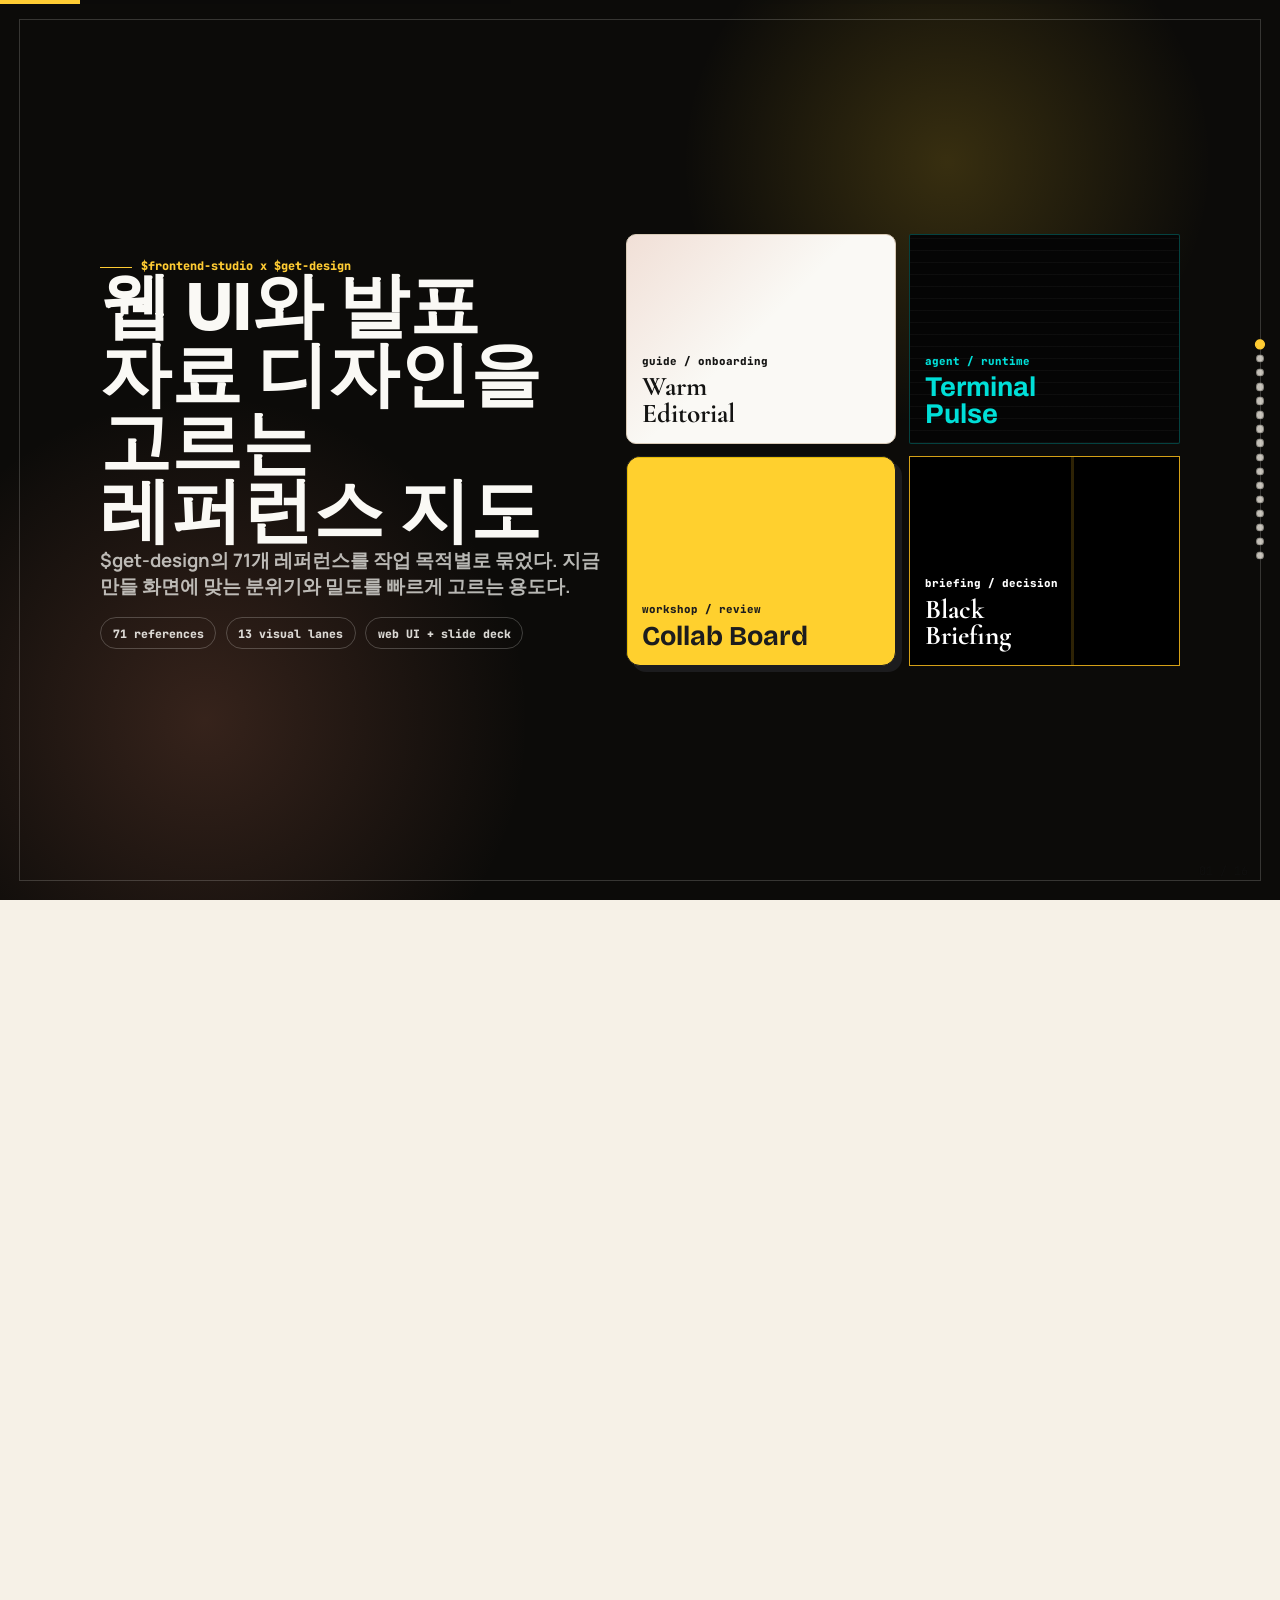
<file: labs/decks/frontend-studio-all-design-concepts-deck.html>
<!DOCTYPE html>
<html lang="ko">
  <head>
    <meta charset="UTF-8" />
    <meta name="viewport" content="width=device-width, initial-scale=1.0" />
    <title>Frontend Studio All Design Concepts</title>
    <link rel="preconnect" href="https://fonts.googleapis.com" />
    <link rel="preconnect" href="https://fonts.gstatic.com" crossorigin />
    <link
      href="https://fonts.googleapis.com/css2?family=Archivo:wght@500;700;800&family=Bricolage+Grotesque:wght@500;600;700;800&family=Cormorant+Garamond:wght@500;600;700&family=IBM+Plex+Mono:wght@400;500;700&family=JetBrains+Mono:wght@400;500;700&family=Manrope:wght@400;500;600;700;800&display=swap"
      rel="stylesheet"
    />
    <style>
      :root {
        --paper: #f6f1e7;
        --ink: #121211;
        --muted: #5e5a52;
        --line: rgba(18, 18, 17, 0.16);
        --accent: #cc785c;
        --dark: #111111;
        --font-display: "Bricolage Grotesque", "Manrope", sans-serif;
        --font-serif: "Cormorant Garamond", Georgia, serif;
        --font-body: "Manrope", sans-serif;
        --font-mono: "JetBrains Mono", "IBM Plex Mono", monospace;
        --ease: cubic-bezier(0.2, 0.8, 0.2, 1);
      }

      * {
        box-sizing: border-box;
        margin: 0;
        padding: 0;
      }

      /* ===========================================
         VIEWPORT FITTING: MANDATORY BASE STYLES
         Include this ENTIRE file in every presentation.
         These styles ensure slides fit exactly in the viewport.
         =========================================== */

      /* 1. Lock html/body to viewport */
      html,
      body {
        height: 100%;
        overflow-x: hidden;
      }

      html {
        scroll-snap-type: y mandatory;
        scroll-behavior: smooth;
      }

      /* 2. Each slide = exact viewport height */
      .slide {
        width: 100vw;
        height: 100vh;
        height: 100dvh; /* Dynamic viewport height for mobile browsers */
        overflow: hidden; /* CRITICAL: Prevent ANY overflow */
        scroll-snap-align: start;
        display: flex;
        flex-direction: column;
        position: relative;
      }

      /* 3. Content container with flex for centering */
      .slide-content {
        flex: 1;
        display: flex;
        flex-direction: column;
        justify-content: center;
        max-height: 100%;
        overflow: hidden; /* Double-protection against overflow */
        padding: var(--slide-padding);
      }

      /* 4. ALL typography uses clamp() for responsive scaling */
      :root {
        /* Titles scale from mobile to desktop */
        --title-size: clamp(1.5rem, 5vw, 4rem);
        --h2-size: clamp(1.25rem, 3.5vw, 2.5rem);
        --h3-size: clamp(1rem, 2.5vw, 1.75rem);

        /* Body text */
        --body-size: clamp(0.75rem, 1.5vw, 1.125rem);
        --small-size: clamp(0.65rem, 1vw, 0.875rem);

        /* Spacing scales with viewport */
        --slide-padding: clamp(1rem, 4vw, 4rem);
        --content-gap: clamp(0.5rem, 2vw, 2rem);
        --element-gap: clamp(0.25rem, 1vw, 1rem);
      }

      /* 5. Cards/containers use viewport-relative max sizes */
      .card,
      .container,
      .content-box {
        max-width: min(90vw, 1000px);
        max-height: min(80vh, 700px);
      }

      /* 6. Lists auto-scale with viewport */
      .feature-list,
      .bullet-list {
        gap: clamp(0.4rem, 1vh, 1rem);
      }

      .feature-list li,
      .bullet-list li {
        font-size: var(--body-size);
        line-height: 1.4;
      }

      /* 7. Grids adapt to available space */
      .grid {
        display: grid;
        grid-template-columns: repeat(auto-fit, minmax(min(100%, 250px), 1fr));
        gap: clamp(0.5rem, 1.5vw, 1rem);
      }

      /* 8. Images constrained to viewport */
      img,
      .image-container {
        max-width: 100%;
        max-height: min(50vh, 400px);
        object-fit: contain;
      }

      /* ===========================================
         RESPONSIVE BREAKPOINTS
         Aggressive scaling for smaller viewports
         =========================================== */

      /* Short viewports (< 700px height) */
      @media (max-height: 700px) {
        :root {
          --slide-padding: clamp(0.75rem, 3vw, 2rem);
          --content-gap: clamp(0.4rem, 1.5vw, 1rem);
          --title-size: clamp(1.25rem, 4.5vw, 2.5rem);
          --h2-size: clamp(1rem, 3vw, 1.75rem);
        }
      }

      /* Very short viewports (< 600px height) */
      @media (max-height: 600px) {
        :root {
          --slide-padding: clamp(0.5rem, 2.5vw, 1.5rem);
          --content-gap: clamp(0.3rem, 1vw, 0.75rem);
          --title-size: clamp(1.1rem, 4vw, 2rem);
          --body-size: clamp(0.7rem, 1.2vw, 0.95rem);
        }

        /* Hide non-essential elements */
        .nav-dots,
        .keyboard-hint,
        .decorative {
          display: none;
        }
      }

      /* Extremely short (landscape phones, < 500px height) */
      @media (max-height: 500px) {
        :root {
          --slide-padding: clamp(0.4rem, 2vw, 1rem);
          --title-size: clamp(1rem, 3.5vw, 1.5rem);
          --h2-size: clamp(0.9rem, 2.5vw, 1.25rem);
          --body-size: clamp(0.65rem, 1vw, 0.85rem);
        }
      }

      /* Narrow viewports (< 600px width) */
      @media (max-width: 600px) {
        :root {
          --title-size: clamp(1.25rem, 7vw, 2.5rem);
        }

        /* Stack grids vertically */
        .grid {
          grid-template-columns: 1fr;
        }
      }

      /* ===========================================
         REDUCED MOTION
         Respect user preferences
         =========================================== */
      @media (prefers-reduced-motion: reduce) {
        *,
        *::before,
        *::after {
          animation-duration: 0.01ms !important;
          transition-duration: 0.2s !important;
        }

        html {
          scroll-behavior: auto;
        }
      }

      :root {
        --title-size: clamp(2.2rem, 4.5rem, 5.2rem);
        --h2-size: clamp(1.72rem, 3.05rem, 3.55rem);
        --h3-size: clamp(1rem, 1.22rem, 1.42rem);
        --body-size: clamp(0.84rem, 0.98rem, 1.08rem);
        --small-size: clamp(0.62rem, 0.74rem, 0.84rem);
        --slide-padding: clamp(1.05rem, 3.15rem, 4rem);
        --content-gap: clamp(0.68rem, 1rem, 1.35rem);
        --element-gap: clamp(0.42rem, 0.65rem, 0.9rem);
      }

      html {
        scrollbar-width: none;
      }

      html::-webkit-scrollbar,
      body::-webkit-scrollbar {
        display: none;
      }

      body {
        background: var(--paper);
        color: var(--ink);
        font-family: var(--font-body);
        letter-spacing: 0;
      }

      h1,
      h2,
      h3,
      p,
      li,
      span,
      button {
        letter-spacing: 0;
      }

      h1,
      h2,
      h3 {
        font-family: var(--font-display);
        font-weight: 800;
        line-height: 0.96;
        word-break: keep-all;
      }

      h1 {
        max-width: 11ch;
        font-size: var(--title-size);
      }

      h2 {
        max-width: 14ch;
        font-size: var(--h2-size);
        line-height: 1.04;
      }

      h3 {
        font-size: var(--h3-size);
        line-height: 1.12;
      }

      p,
      li {
        font-size: var(--body-size);
        line-height: 1.46;
      }

      .deck-progress {
        position: fixed;
        inset: 0 auto auto 0;
        z-index: 50;
        width: 100%;
        height: clamp(0.18rem, 0.24rem, 0.28rem);
        background: rgba(18, 18, 17, 0.1);
      }

      .deck-progress span {
        display: block;
        width: var(--progress, 6.25%);
        height: 100%;
        background: var(--accent);
        transition: width 280ms var(--ease), background 280ms var(--ease);
      }

      .nav-dots {
        position: fixed;
        right: clamp(0.7rem, 1rem, 1.2rem);
        top: 50%;
        z-index: 50;
        display: grid;
        gap: clamp(0.26rem, 0.36rem, 0.44rem);
        transform: translateY(-50%);
      }

      .nav-dots button {
        width: clamp(0.42rem, 0.52rem, 0.62rem);
        height: clamp(0.42rem, 0.52rem, 0.62rem);
        border: 1px solid rgba(18, 18, 17, 0.34);
        border-radius: 999px;
        background: rgba(246, 241, 231, 0.78);
        cursor: pointer;
      }

      .nav-dots button[aria-current="true"] {
        border-color: var(--accent);
        background: var(--accent);
        transform: scale(1.28);
      }

      .slide {
        background:
          linear-gradient(90deg, var(--wash, rgba(204, 120, 92, 0.12)), transparent 42%),
          var(--paper);
        color: var(--ink);
      }

      .slide::before {
        content: "";
        position: absolute;
        inset: clamp(0.75rem, 1.2rem, 1.45rem);
        pointer-events: none;
        border: 1px solid var(--frame, rgba(18, 18, 17, 0.14));
      }

      .slide-content {
        position: relative;
        z-index: 2;
        width: min(100%, 1180px);
        margin: 0 auto;
        gap: var(--content-gap);
      }

      .layout-title {
        display: grid;
        grid-template-columns: minmax(0, 0.95fr) minmax(340px, 1.05fr);
        align-items: center;
        gap: clamp(1rem, 1.5rem, 2rem);
      }

      .kicker {
        display: inline-flex;
        align-items: center;
        width: max-content;
        max-width: 100%;
        gap: clamp(0.42rem, 0.56rem, 0.72rem);
        color: var(--accent);
        font-family: var(--font-mono);
        font-size: var(--small-size);
        font-weight: 800;
        line-height: 1;
      }

      .kicker::before {
        content: "";
        width: clamp(1.5rem, 2rem, 2.4rem);
        height: 1px;
        background: currentColor;
      }

      .lead {
        max-width: 60ch;
        color: var(--muted);
        font-size: clamp(1rem, 1.16rem, 1.3rem);
        font-weight: 700;
        line-height: 1.42;
        word-break: keep-all;
      }

      .stat-grid,
      .category-grid,
      .chooser-grid {
        display: grid;
        gap: clamp(0.55rem, 0.75rem, 0.95rem);
      }

      .stat-grid {
        grid-template-columns: repeat(3, minmax(0, 1fr));
      }

      .category-grid {
        grid-template-columns: repeat(3, minmax(0, 1fr));
      }

      .chooser-grid {
        grid-template-columns: repeat(4, minmax(0, 1fr));
      }

      .stat-card,
      .ref-card,
      .chooser-card {
        border: 1px solid var(--card-line, rgba(18, 18, 17, 0.14));
        border-radius: clamp(0.45rem, 0.55rem, 0.7rem);
        background: var(--card-bg, rgba(255, 255, 255, 0.62));
      }

      .stat-card {
        min-height: clamp(8rem, 9.4rem, 11rem);
        padding: clamp(0.82rem, 1rem, 1.18rem);
      }

      .stat-card strong {
        display: block;
        color: var(--ink);
        font-family: var(--font-display);
        font-size: clamp(1.45rem, 2.1rem, 2.5rem);
        line-height: 1;
      }

      .stat-card p {
        margin-top: clamp(0.45rem, 0.6rem, 0.78rem);
        color: var(--muted);
        font-size: clamp(0.72rem, 0.84rem, 0.94rem);
        line-height: 1.38;
      }

      .title-hero {
        --paper: #0c0b09;
        --ink: #faf9f5;
        --muted: rgba(250, 249, 245, 0.72);
        --accent: #ffcc33;
        --frame: rgba(250, 249, 245, 0.18);
        background:
          radial-gradient(circle at 74% 18%, rgba(255, 208, 47, 0.18), transparent 22%),
          radial-gradient(circle at 16% 80%, rgba(204, 120, 92, 0.22), transparent 25%),
          #0c0b09;
      }

      .title-hero h1 {
        max-width: 14ch;
        font-size: clamp(2.1rem, 4.45rem, 5.05rem);
      }

      .title-hero .lead {
        max-width: 45ch;
        color: var(--muted);
      }

      .title-showcase {
        display: grid;
        grid-template-columns: repeat(2, minmax(0, 1fr));
        gap: clamp(0.56rem, 0.78rem, 1rem);
        min-height: clamp(21rem, 27rem, 31rem);
      }

      .showcase-panel {
        position: relative;
        display: grid;
        align-content: end;
        overflow: hidden;
        min-height: clamp(9.4rem, 13rem, 15rem);
        border: 1px solid var(--panel-line);
        border-radius: var(--panel-radius, 10px);
        background: var(--panel-bg);
        color: var(--panel-fg);
        padding: clamp(0.74rem, 0.95rem, 1.15rem);
      }

      .showcase-panel::before {
        content: "";
        position: absolute;
        inset: 0;
        background: var(--panel-pattern, transparent);
        opacity: 0.9;
      }

      .showcase-panel strong,
      .showcase-panel span {
        position: relative;
        z-index: 1;
        display: block;
      }

      .showcase-panel span {
        font-family: var(--font-mono);
        font-size: clamp(0.58rem, 0.68rem, 0.78rem);
        font-weight: 800;
      }

      .showcase-panel strong {
        margin-top: 0.42rem;
        max-width: 10ch;
        font-family: var(--panel-font, var(--font-display));
        font-size: clamp(1.22rem, 1.7rem, 2rem);
        line-height: 0.98;
      }

      .panel-warm {
        --panel-bg: #faf9f5;
        --panel-fg: #141413;
        --panel-line: #d8cab7;
        --panel-font: var(--font-serif);
        --panel-pattern: linear-gradient(135deg, rgba(204, 120, 92, 0.22), transparent 48%);
      }

      .panel-terminal {
        --panel-bg: #050505;
        --panel-fg: #00dfd8;
        --panel-line: rgba(0, 223, 216, 0.28);
        --panel-radius: 2px;
        --panel-font: "Archivo", sans-serif;
        --panel-pattern: repeating-linear-gradient(0deg, rgba(255, 255, 255, 0.04) 0 1px, transparent 1px 12px);
      }

      .panel-board {
        --panel-bg: #ffd02f;
        --panel-fg: #1c1c1e;
        --panel-line: #1c1c1e;
        --panel-radius: 14px;
        --panel-pattern: linear-gradient(#e3b900 1px, transparent 1px), linear-gradient(90deg, #e3b900 1px, transparent 1px);
        background-size: 28px 28px;
        box-shadow: 6px 6px 0 #1c1c1e;
      }

      .panel-luxury {
        --panel-bg: #000000;
        --panel-fg: #ffffff;
        --panel-line: #d4a017;
        --panel-radius: 0;
        --panel-font: var(--font-serif);
        --panel-pattern: linear-gradient(90deg, transparent 0 60%, rgba(212, 160, 23, 0.24) 60% 61%, transparent 61%);
      }

      .hero-metrics {
        display: flex;
        flex-wrap: wrap;
        gap: clamp(0.42rem, 0.58rem, 0.76rem);
        margin-top: clamp(0.8rem, 1.1rem, 1.4rem);
      }

      .hero-metrics span {
        border: 1px solid rgba(250, 249, 245, 0.22);
        border-radius: 999px;
        color: rgba(250, 249, 245, 0.86);
        font-family: var(--font-mono);
        font-size: clamp(0.62rem, 0.72rem, 0.82rem);
        font-weight: 800;
        padding: 0.48rem 0.72rem;
      }

      .ref-card {
        position: relative;
        min-height: clamp(8.45rem, 9.7rem, 11.2rem);
        overflow: hidden;
        padding: clamp(0.7rem, 0.86rem, 1rem);
      }

      .ref-card::before {
        content: "";
        position: absolute;
        inset: 0 0 auto 0;
        height: clamp(0.36rem, 0.45rem, 0.55rem);
        background: linear-gradient(90deg, var(--c1), var(--c2), var(--c3));
      }

      .ref-card .slug {
        display: inline-flex;
        margin-top: clamp(0.44rem, 0.55rem, 0.64rem);
        color: var(--accent);
        font-family: var(--font-mono);
        font-size: clamp(0.58rem, 0.67rem, 0.75rem);
        font-weight: 800;
      }

      .ref-card strong {
        display: block;
        margin-top: clamp(0.34rem, 0.44rem, 0.52rem);
        color: var(--ink);
        font-size: clamp(0.9rem, 1.05rem, 1.16rem);
        line-height: 1.12;
      }

      .ref-card p {
        margin-top: clamp(0.34rem, 0.45rem, 0.55rem);
        color: var(--muted);
        font-size: clamp(0.66rem, 0.78rem, 0.88rem);
        line-height: 1.36;
      }

      .swatches {
        display: flex;
        gap: clamp(0.24rem, 0.32rem, 0.42rem);
        margin-top: clamp(0.54rem, 0.68rem, 0.84rem);
      }

      .swatches i {
        display: block;
        width: clamp(1.2rem, 1.45rem, 1.7rem);
        height: clamp(0.32rem, 0.42rem, 0.52rem);
        border-radius: 999px;
        background: currentColor;
      }

      .chapter-badge {
        display: grid;
        min-height: clamp(18rem, 23rem, 27rem);
        align-content: end;
        border: 1px solid var(--card-line, rgba(18, 18, 17, 0.14));
        border-radius: clamp(0.45rem, 0.55rem, 0.7rem);
        background:
          linear-gradient(135deg, var(--accent), var(--accent2)),
          var(--dark);
        color: var(--on-accent, #ffffff);
        padding: clamp(1rem, 1.35rem, 1.7rem);
      }

      .chapter-badge span {
        font-family: var(--font-mono);
        font-size: var(--small-size);
        font-weight: 800;
      }

      .chapter-badge strong {
        display: block;
        margin-top: clamp(0.42rem, 0.58rem, 0.72rem);
        max-width: 10ch;
        font-family: var(--font-display);
        font-size: clamp(2.2rem, 3.1rem, 3.65rem);
        line-height: 0.95;
      }

      .chapter-badge p {
        margin-top: clamp(0.56rem, 0.7rem, 0.9rem);
        max-width: 28ch;
        font-size: clamp(0.78rem, 0.92rem, 1.02rem);
        font-weight: 700;
      }

      .overview-list {
        display: grid;
        grid-template-columns: repeat(4, minmax(0, 1fr));
        gap: clamp(0.42rem, 0.58rem, 0.75rem);
      }

      .overview-pill {
        border: 1px solid rgba(18, 18, 17, 0.16);
        border-radius: 999px;
        background: rgba(255, 255, 255, 0.58);
        padding: clamp(0.42rem, 0.52rem, 0.65rem) clamp(0.5rem, 0.68rem, 0.86rem);
        color: var(--ink);
        font-family: var(--font-mono);
        font-size: clamp(0.58rem, 0.68rem, 0.78rem);
        font-weight: 800;
        white-space: nowrap;
      }

      .map-slide {
        --paper: #f4efe6;
        --ink: #141413;
        --muted: #5c564d;
        --accent: #4262ff;
        --frame: rgba(66, 98, 255, 0.22);
        background:
          linear-gradient(90deg, rgba(66, 98, 255, 0.12), transparent 34%),
          linear-gradient(#e6ddd0 1px, transparent 1px),
          linear-gradient(90deg, #e6ddd0 1px, transparent 1px),
          #f4efe6;
        background-size: auto, 38px 38px, 38px 38px, auto;
      }

      .genre-grid {
        display: grid;
        grid-template-columns: repeat(4, minmax(0, 1fr));
        gap: clamp(0.48rem, 0.66rem, 0.82rem);
      }

      .genre-card {
        position: relative;
        min-height: clamp(4.45rem, 5.35rem, 6.2rem);
        overflow: hidden;
        border: 1px solid var(--stroke);
        border-radius: var(--radius, 9px);
        background: var(--bg);
        color: var(--fg);
        padding: clamp(0.58rem, 0.72rem, 0.9rem);
      }

      .genre-card::before {
        content: "";
        position: absolute;
        inset: 0 0 auto 0;
        height: clamp(0.32rem, 0.4rem, 0.48rem);
        background: linear-gradient(90deg, var(--accent), var(--accent2));
      }

      .genre-card strong {
        display: block;
        margin-top: 0.28rem;
        color: inherit;
        font-size: clamp(0.76rem, 0.9rem, 1rem);
        line-height: 1.14;
      }

      .genre-card span {
        display: block;
        margin-top: 0.32rem;
        color: var(--soft);
        font-family: var(--font-mono);
        font-size: clamp(0.54rem, 0.63rem, 0.72rem);
        font-weight: 800;
      }

      .chooser-card {
        min-height: clamp(7rem, 8.4rem, 9.6rem);
        padding: clamp(0.7rem, 0.88rem, 1.05rem);
      }

      .chooser-card strong {
        display: block;
        color: var(--ink);
        font-size: clamp(0.86rem, 1rem, 1.1rem);
      }

      .chooser-card p {
        margin-top: clamp(0.32rem, 0.45rem, 0.58rem);
        color: var(--muted);
        font-size: clamp(0.66rem, 0.78rem, 0.88rem);
        line-height: 1.36;
      }

      .slide-number {
        position: absolute;
        right: clamp(1.35rem, 2rem, 2.6rem);
        bottom: clamp(0.95rem, 1.3rem, 1.7rem);
        z-index: 4;
        color: rgba(18, 18, 17, 0.58);
        font-family: var(--font-mono);
        font-size: var(--small-size);
      }

      .dark-slide {
        --paper: #070707;
        --ink: #ffffff;
        --muted: rgba(255, 255, 255, 0.72);
        --line: rgba(255, 255, 255, 0.16);
        --card-bg: rgba(255, 255, 255, 0.07);
        --card-line: rgba(255, 255, 255, 0.14);
        color: var(--ink);
      }

      .dark-slide .ref-card strong,
      .dark-slide .stat-card strong,
      .dark-slide .chooser-card strong {
        color: var(--ink);
      }

      .dark-slide .ref-card p,
      .dark-slide .stat-card p,
      .dark-slide .chooser-card p {
        color: var(--muted);
      }

      .dark-slide .slide-number {
        color: rgba(255, 255, 255, 0.62);
      }

      .skin-art {
        position: absolute;
        inset: clamp(1rem, 1.6rem, 2rem);
        z-index: 1;
        pointer-events: none;
      }

      .skin-art span {
        position: absolute;
        display: block;
      }

      .skin-warm {
        --paper: #faf9f5;
        --ink: #141413;
        --muted: #5f5b53;
        --card-bg: #efe9de;
        --card-line: #d8cab7;
        --frame: rgba(204, 120, 92, 0.22);
        --font-display: var(--font-serif);
      }

      .skin-warm .skin-art span:nth-child(1) {
        right: 7%;
        top: 14%;
        width: clamp(12rem, 20rem, 25rem);
        height: clamp(12rem, 20rem, 25rem);
        border: 1px solid rgba(204, 120, 92, 0.22);
        border-radius: 999px;
      }

      .skin-warm .skin-art span:nth-child(2) {
        right: 14%;
        bottom: 12%;
        width: clamp(8rem, 13rem, 16rem);
        height: clamp(2.5rem, 4rem, 5rem);
        background: rgba(204, 120, 92, 0.13);
      }

      .skin-workspace {
        --paper: #ffffff;
        --ink: #1c1c1e;
        --muted: #414042;
        --card-bg: #ffffff;
        --card-line: #1c1c1e;
        --frame: #1c1c1e;
        background-image:
          linear-gradient(#ececec 1px, transparent 1px),
          linear-gradient(90deg, #ececec 1px, transparent 1px);
        background-size: clamp(1.4rem, 2rem, 2.4rem) clamp(1.4rem, 2rem, 2.4rem);
      }

      .skin-workspace .ref-card {
        border-width: 2px;
        box-shadow: 5px 5px 0 #1c1c1e;
      }

      .skin-workspace .ref-card:nth-child(1),
      .skin-workspace .ref-card:nth-child(4) {
        background: #ffd02f;
      }

      .skin-workspace .ref-card:nth-child(2),
      .skin-workspace .ref-card:nth-child(5) {
        background: #0fbcb0;
      }

      .skin-workspace .ref-card:nth-child(3),
      .skin-workspace .ref-card:nth-child(6) {
        background: #ff9999;
      }

      .skin-builder {
        --paper: #f7f8ff;
        --ink: #111827;
        --muted: #4b5563;
        --card-bg: rgba(255, 255, 255, 0.82);
        --card-line: rgba(94, 106, 210, 0.22);
        background:
          linear-gradient(120deg, rgba(94, 106, 210, 0.18), transparent 34%),
          linear-gradient(300deg, rgba(242, 78, 30, 0.18), transparent 38%),
          #f7f8ff;
      }

      .skin-builder .ref-card {
        box-shadow: 0 16px 40px rgba(94, 106, 210, 0.13);
      }

      .skin-builder .skin-art span:nth-child(1) {
        right: 4%;
        top: 10%;
        width: 34%;
        height: 12%;
        background: linear-gradient(90deg, #f24e1e, #a259ff, #0acf83);
        border-radius: 999px;
      }

      .skin-darkdev {
        --paper: #050505;
        --ink: #f8fafc;
        --muted: rgba(248, 250, 252, 0.68);
        --card-bg: #0f1117;
        --card-line: rgba(0, 223, 216, 0.28);
        --frame: rgba(0, 223, 216, 0.24);
        --font-display: "Archivo", sans-serif;
        background:
          repeating-linear-gradient(0deg, rgba(255, 255, 255, 0.035) 0 1px, transparent 1px 14px),
          radial-gradient(circle at 84% 22%, rgba(121, 40, 202, 0.35), transparent 26%),
          #050505;
      }

      .skin-darkdev .ref-card {
        border-radius: 2px;
      }

      .skin-docs {
        --paper: #fbfdf9;
        --ink: #0b1f1a;
        --muted: #385349;
        --card-bg: #ffffff;
        --card-line: rgba(19, 170, 82, 0.25);
        --frame: rgba(118, 185, 0, 0.38);
        background:
          linear-gradient(90deg, rgba(118, 185, 0, 0.16), transparent 30%),
          #fbfdf9;
      }

      .skin-docs .ref-card {
        border-radius: 2px;
        box-shadow: none;
      }

      .skin-docs .ref-card::after {
        content: "";
        position: absolute;
        right: 0.7rem;
        bottom: 0.7rem;
        width: 0.52rem;
        height: 0.52rem;
        background: var(--accent);
      }

      .skin-fintech {
        --paper: #f6f9fc;
        --ink: #0d253d;
        --muted: #506175;
        --card-bg: rgba(255, 255, 255, 0.88);
        --card-line: rgba(83, 58, 253, 0.2);
        background:
          radial-gradient(circle at 72% 16%, rgba(83, 58, 253, 0.32), transparent 22%),
          radial-gradient(circle at 90% 44%, rgba(240, 185, 11, 0.22), transparent 20%),
          linear-gradient(180deg, #f6f9fc, #eef4fb);
      }

      .skin-fintech .ref-card {
        border-radius: 8px;
        box-shadow: 0 18px 48px rgba(13, 37, 61, 0.12);
      }

      .skin-luxury {
        --paper: #000000;
        --ink: #ffffff;
        --muted: #cccccc;
        --card-bg: #050505;
        --card-line: #262626;
        --frame: rgba(212, 160, 23, 0.35);
        --font-display: var(--font-serif);
        background: #000000;
      }

      .skin-luxury .ref-card {
        border-radius: 0;
        box-shadow: none;
      }

      .skin-luxury .ref-card::before {
        height: 1px;
      }

      .skin-luxury .skin-art span:nth-child(1) {
        right: 7%;
        top: 18%;
        width: 38%;
        height: 1px;
        background: rgba(212, 160, 23, 0.8);
      }

      .skin-motion {
        --paper: #f8f9fb;
        --ink: #101010;
        --muted: #4b4b4b;
        --card-bg: #ffffff;
        --card-line: rgba(232, 33, 39, 0.18);
        background:
          linear-gradient(112deg, transparent 0 50%, rgba(232, 33, 39, 0.08) 50% 54%, transparent 54%),
          linear-gradient(292deg, transparent 0 46%, rgba(91, 124, 250, 0.16) 46% 50%, transparent 50%),
          #f8f9fb;
      }

      .skin-motion .ref-card {
        border-radius: 14px 2px 14px 2px;
      }

      .skin-media {
        --paper: #fffdf7;
        --ink: #0b0b0b;
        --muted: #4d4d4d;
        --card-bg: #ffffff;
        --card-line: #0b0b0b;
        --font-display: "Archivo", sans-serif;
        background:
          linear-gradient(90deg, rgba(255, 77, 0, 0.18) 0 12%, transparent 12%),
          #fffdf7;
      }

      .skin-media h2 {
        max-width: 11ch;
        text-transform: uppercase;
      }

      .skin-media .ref-card {
        border-width: 2px;
        border-radius: 0;
      }

      .skin-commerce {
        --paper: #f5f5f7;
        --ink: #111111;
        --muted: #515154;
        --card-bg: #ffffff;
        --card-line: rgba(17, 17, 17, 0.12);
        background:
          linear-gradient(180deg, rgba(29, 185, 84, 0.12), transparent 36%),
          #f5f5f7;
      }

      .skin-commerce .ref-card {
        border-radius: 18px;
        box-shadow: 0 22px 54px rgba(0, 0, 0, 0.08);
      }

      .skin-ai {
        --paper: #080910;
        --ink: #ffffff;
        --muted: rgba(255, 255, 255, 0.74);
        --card-bg: rgba(255, 255, 255, 0.08);
        --card-line: rgba(109, 93, 252, 0.28);
        --frame: rgba(0, 166, 126, 0.26);
        background:
          radial-gradient(circle at 76% 18%, rgba(109, 93, 252, 0.38), transparent 24%),
          radial-gradient(circle at 48% 80%, rgba(0, 166, 126, 0.25), transparent 25%),
          #080910;
      }

      .skin-ai .ref-card {
        box-shadow: inset 0 0 0 1px rgba(255, 255, 255, 0.04);
      }

      .skin-enterprise {
        --paper: #f4f7fb;
        --ink: #161616;
        --muted: #525252;
        --card-bg: #ffffff;
        --card-line: rgba(15, 98, 254, 0.22);
        --font-display: "IBM Plex Mono", monospace;
        background:
          linear-gradient(#dce6f8 1px, transparent 1px),
          linear-gradient(90deg, #dce6f8 1px, transparent 1px),
          #f4f7fb;
        background-size: 46px 46px;
      }

      .skin-enterprise .ref-card {
        border-radius: 0;
      }

      .skin-api {
        --paper: #fff8f2;
        --ink: #1b120f;
        --muted: #664d43;
        --card-bg: #ffffff;
        --card-line: rgba(251, 84, 43, 0.25);
        background:
          linear-gradient(90deg, rgba(251, 84, 43, 0.16), transparent 32%),
          #fff8f2;
      }

      .skin-api .ref-card {
        border-radius: 8px;
        box-shadow: 7px 7px 0 rgba(251, 84, 43, 0.16);
      }

      .reveal {
        opacity: 0;
        transform: translateY(clamp(0.7rem, 1rem, 1.2rem));
        transition: opacity 500ms var(--ease), transform 500ms var(--ease);
      }

      .slide.is-active .reveal {
        opacity: 1;
        transform: translateY(0);
      }

      .slide.is-active .reveal:nth-child(2) {
        transition-delay: 70ms;
      }

      .slide.is-active .reveal:nth-child(3) {
        transition-delay: 130ms;
      }

      .slide.is-active .reveal:nth-child(4) {
        transition-delay: 190ms;
      }

      @media (max-height: 760px) {
        :root {
          --title-size: clamp(1.85rem, 3.25rem, 3.8rem);
          --h2-size: clamp(1.45rem, 2.35rem, 2.78rem);
          --h3-size: clamp(0.88rem, 1.04rem, 1.18rem);
          --body-size: clamp(0.72rem, 0.84rem, 0.94rem);
          --small-size: clamp(0.56rem, 0.66rem, 0.74rem);
          --slide-padding: clamp(0.76rem, 2rem, 2.45rem);
          --content-gap: clamp(0.5rem, 0.78rem, 1rem);
        }

        .ref-card {
          min-height: clamp(7.1rem, 8.05rem, 9rem);
        }

        .chapter-badge {
          min-height: clamp(15rem, 19rem, 22rem);
        }

        .stat-card,
        .chooser-card {
          min-height: clamp(6.2rem, 7.2rem, 8.4rem);
        }

        .title-showcase {
          min-height: clamp(17rem, 21rem, 24rem);
        }

        .showcase-panel {
          min-height: clamp(7.6rem, 9.8rem, 11rem);
        }
      }

      @media (max-width: 920px) {
        .layout-title,
        .stat-grid,
        .category-grid,
        .chooser-grid,
        .overview-list,
        .genre-grid {
          grid-template-columns: 1fr;
        }

        .chapter-badge {
          min-height: clamp(9rem, 11rem, 13rem);
        }
      }

      @media (max-width: 560px) {
        :root {
          --title-size: clamp(1.75rem, 2.42rem, 2.8rem);
          --h2-size: clamp(1.35rem, 1.95rem, 2.22rem);
          --body-size: clamp(0.74rem, 0.84rem, 0.92rem);
          --slide-padding: clamp(0.78rem, 1.05rem, 1.25rem);
        }

        .slide::before {
          inset: clamp(0.58rem, 0.7rem, 0.82rem);
        }

        .nav-dots {
          display: none;
        }

        .overview-pill:nth-child(n + 7),
        .stat-card:nth-child(n + 3),
        .chooser-card:nth-child(n + 5),
        .ref-card:nth-child(n + 5),
        .genre-card:nth-child(n + 7),
        .showcase-panel:nth-child(n + 3) {
          display: none;
        }

        .ref-card {
          min-height: clamp(6.2rem, 7rem, 7.8rem);
        }

        .chapter-badge {
          min-height: clamp(7.4rem, 8.6rem, 9.6rem);
        }

        .chapter-badge strong {
          font-size: clamp(1.55rem, 2.1rem, 2.4rem);
        }

        .title-showcase {
          min-height: auto;
        }

        .showcase-panel {
          min-height: clamp(8.4rem, 10rem, 11rem);
        }

        .genre-card {
          min-height: clamp(4.1rem, 4.8rem, 5.4rem);
        }

        .title-hero h1 {
          max-width: 11ch;
          font-size: clamp(2.3rem, 2.65rem, 2.9rem);
        }
      }
    </style>
  </head>
  <body>
    <div class="deck-progress" aria-hidden="true"><span></span></div>
    <nav class="nav-dots" aria-label="슬라이드 이동"></nav>
    <main id="deck"></main>

    <script>
      const catalog = [
        {
          skin: "warm",
          title: "Warm & Friendly SaaS",
          subtitle: "교육, 온보딩, 친절한 서비스 설명에 맞는 따뜻한 화면 언어.",
          accent: "#cc785c",
          accent2: "#e8a55a",
          wash: "rgba(204, 120, 92, 0.14)",
          refs: [
            ["airbnb", "human hospitality", "서비스 흐름, 예약, warm consumer UX", ["#ff5a5f", "#ffffff", "#222222"]],
            ["claude", "warm editorial", "agent 설명, tutorial, developer guide", ["#faf9f5", "#cc785c", "#181715"]],
            ["intercom", "friendly support", "CS, help center, onboarding sequence", ["#1f8fff", "#fff4d7", "#111111"]],
            ["zapier", "automation friendly", "workflow builder, integration story", ["#ff4a00", "#fff3e8", "#201515"]],
            ["mastercard", "warm commerce", "결제, network, trust diagram", ["#eb001b", "#ff5f00", "#f79e1b"]],
            ["clay", "soft playful CRM", "lead enrichment, bento profile UI", ["#ffb084", "#faf1dd", "#102525"]]
          ]
        },
        {
          skin: "workspace",
          title: "Workspace & Productivity",
          subtitle: "업무 도구, 협업, 지식 정리, 워크숍 화면에 맞는 구조.",
          accent: "#4262ff",
          accent2: "#0fbcb0",
          wash: "rgba(66, 98, 255, 0.12)",
          refs: [
            ["airtable", "structured workspace", "database UI, kanban, internal tool", ["#f82b60", "#18bfff", "#ffffff"]],
            ["cal", "calendar minimal", "예약, time slot, scheduling settings", ["#111111", "#f5f5f5", "#e5e5e5"]],
            ["miro", "collaboration board", "워크숍, mapping, sticky note deck", ["#ffd02f", "#1c1c1e", "#0fbcb0"]],
            ["notion", "document OS", "docs, wiki, knowledge base, memo", ["#ffffff", "#191919", "#e9e5dc"]],
            ["slack", "team messaging", "협업 흐름, notification, channel map", ["#611f69", "#36c5f0", "#ecb22e"]],
            ["superhuman", "focused productivity", "email, command palette, premium workflow", ["#101010", "#f4f2ea", "#6f7cff"]]
          ]
        },
        {
          skin: "builder",
          title: "Product Builder SaaS",
          subtitle: "제품 설계, 실험, growth, CMS까지 다루는 modern SaaS 레퍼런스.",
          accent: "#5e6ad2",
          accent2: "#f24e1e",
          wash: "rgba(94, 106, 210, 0.12)",
          refs: [
            ["figma", "design collaboration", "design system, prototype, asset browser", ["#f24e1e", "#a259ff", "#0acf83"]],
            ["framer", "motion landing", "interactive prototype, launch page", ["#0055ff", "#000000", "#ffffff"]],
            ["linear.app", "precise product ops", "issue tracker, roadmap, changelog", ["#5e6ad2", "#08090a", "#f7f8fb"]],
            ["lovable", "AI app builder", "prompt-to-app, playful build flow", ["#ff6b6b", "#7c3aed", "#fff7ed"]],
            ["posthog", "product analytics", "experiments, funnels, event tracking", ["#f54e00", "#1d1512", "#f7efe6"]],
            ["sanity", "structured content", "CMS studio, schema, editorial ops", ["#f03e2f", "#101112", "#f7f7f8"]]
          ]
        },
        {
          skin: "darkdev",
          title: "Dark Developer Tools",
          subtitle: "CLI, IDE, agent runtime, deployment처럼 개발자 집중도가 높은 표면.",
          accent: "#00dfd8",
          accent2: "#7928ca",
          wash: "rgba(0, 223, 216, 0.1)",
          dark: true,
          refs: [
            ["cursor", "AI code editor", "IDE, refactor flow, agent side panel", ["#000000", "#ffffff", "#7c3aed"]],
            ["opencode.ai", "terminal agent", "CLI, multi-agent, code execution", ["#0b0b0f", "#f9fafb", "#22d3ee"]],
            ["raycast", "command center", "launcher, extension catalog, power user UX", ["#ff6363", "#141414", "#ffffff"]],
            ["vercel", "deploy minimal", "platform, preview URL, production status", ["#ffffff", "#171717", "#0070f3"]],
            ["voltagent", "agent framework", "observability, green developer docs", ["#0c1116", "#00d084", "#f4f8f6"]],
            ["warp", "modern terminal", "AI shell, command blocks, team terminal", ["#111827", "#6ee7f9", "#a78bfa"]]
          ]
        },
        {
          skin: "docs",
          title: "Data & Technical Docs",
          subtitle: "데이터베이스, 인프라, 문서, SDK 매트릭스에 맞는 차분한 technical UI.",
          accent: "#76b900",
          accent2: "#13aa52",
          wash: "rgba(118, 185, 0, 0.12)",
          refs: [
            ["clickhouse", "high contrast analytics", "OLAP, benchmark, yellow-black data deck", ["#ffcc01", "#000000", "#ffffff"]],
            ["hashicorp", "infra discipline", "cloud infra, policy, enterprise diagram", ["#844fba", "#111111", "#f7f7f7"]],
            ["mintlify", "developer docs", "docs landing, API reference, changelog", ["#18e299", "#0f172a", "#f8fafc"]],
            ["mongodb", "green data product", "database, schema, query explorer", ["#13aa52", "#001e2b", "#ffffff"]],
            ["nvidia", "green signal", "AI infra, runtime pipeline, benchmark", ["#76b900", "#000000", "#ffffff"]],
            ["supabase", "open source backend", "database dashboard, auth, realtime docs", ["#3ecf8e", "#1f2937", "#f8fafc"]]
          ]
        },
        {
          skin: "fintech",
          title: "Fintech & Crypto Trust",
          subtitle: "돈, 신뢰, 성능, 리스크를 다루는 product surface.",
          accent: "#533afd",
          accent2: "#f0b90b",
          wash: "rgba(83, 58, 253, 0.11)",
          refs: [
            ["binance", "black yellow market", "exchange, price board, trading state", ["#f0b90b", "#0b0e11", "#ffffff"]],
            ["coinbase", "blue trust", "wallet, onboarding, compliance dashboard", ["#0052ff", "#ffffff", "#0a0b0d"]],
            ["kraken", "purple crypto", "exchange, portfolio, risk analytics", ["#7132f5", "#0b1020", "#ffffff"]],
            ["revolut", "consumer finance", "banking app, spend insight, card UI", ["#191c1f", "#ffffff", "#0075eb"]],
            ["stripe", "indigo runtime", "API, payments, metrics, infra trust", ["#635bff", "#0a2540", "#f6f9fc"]],
            ["wise", "clear money movement", "transfer flow, transparent pricing", ["#9fe870", "#163300", "#ffffff"]]
          ]
        },
        {
          skin: "luxury",
          title: "Black Luxury Performance",
          subtitle: "프리미엄, 고성능, 집중된 임원 보고나 high-end product page.",
          accent: "#d4a017",
          accent2: "#ffffff",
          wash: "rgba(212, 160, 23, 0.08)",
          dark: true,
          refs: [
            ["bmw-m", "motorsport precision", "performance spec, dynamic comparison", ["#0066b1", "#e22718", "#000000"]],
            ["bugatti", "hypercar blackbox", "executive brief, luxury incident report", ["#000000", "#ffffff", "#d4a017"]],
            ["ferrari", "red performance", "launch, configurator, motorsport drama", ["#ef1a2d", "#0b0b0b", "#ffd700"]],
            ["lamborghini", "sharp exotic", "angular hero, premium product reveal", ["#d6a84f", "#101010", "#f6f0df"]]
          ]
        },
        {
          skin: "motion",
          title: "Motion & Network Scale",
          subtitle: "이동성, 네트워크, 대형 시스템, 미래지향형 서비스 설명.",
          accent: "#e82127",
          accent2: "#5b7cfa",
          wash: "rgba(232, 33, 39, 0.1)",
          refs: [
            ["bmw", "premium mobility", "vehicle UX, configurator, refined catalog", ["#1c69d4", "#ffffff", "#111111"]],
            ["renault", "electric mainstream", "mobility service, bright automotive page", ["#ffcc33", "#000000", "#ffffff"]],
            ["tesla", "clean future", "EV, energy product, full-bleed product hero", ["#e82127", "#171a20", "#ffffff"]],
            ["uber", "urban network", "marketplace, logistics, operations dashboard", ["#000000", "#ffffff", "#06c167"]],
            ["spacex", "aerospace command", "mission timeline, dark technical launch", ["#000000", "#ffffff", "#8a8f98"]],
            ["vodafone", "red telecom", "network coverage, plan comparison, comms", ["#e60000", "#ffffff", "#111111"]]
          ]
        },
        {
          skin: "media",
          title: "Editorial & Creative Media",
          subtitle: "강한 타이포, 이미지 중심 narrative, creative AI showcase.",
          accent: "#ff4d00",
          accent2: "#8b5cf6",
          wash: "rgba(255, 77, 0, 0.11)",
          refs: [
            ["elevenlabs", "voice media", "audio AI, creator tool, waveform story", ["#111111", "#ffffff", "#8b5cf6"]],
            ["minimax", "AI media lab", "model demo, creative generation, dark lab", ["#050505", "#ffffff", "#ff4d00"]],
            ["pinterest", "visual discovery", "moodboard, image grid, collection UI", ["#e60023", "#ffffff", "#111111"]],
            ["runwayml", "cinematic AI", "video generation, studio timeline, media deck", ["#000000", "#ffffff", "#6ee7b7"]],
            ["theverge", "bold tech media", "news, editorial explainer, high contrast", ["#ff3d00", "#000000", "#ffffff"]],
            ["wired", "magazine tech", "editorial report, opinionated typography", ["#000000", "#ffffff", "#ff0000"]]
          ]
        },
        {
          skin: "commerce",
          title: "Consumer Lifestyle & Commerce",
          subtitle: "강한 브랜드 감각이 필요한 commerce, entertainment, consumer app.",
          accent: "#111111",
          accent2: "#1db954",
          wash: "rgba(17, 17, 17, 0.08)",
          refs: [
            ["apple", "quiet premium", "product page, hardware, refined feature story", ["#f5f5f7", "#1d1d1f", "#86868b"]],
            ["nike", "sport energy", "campaign page, product drop, bold motion", ["#000000", "#ffffff", "#ff3b30"]],
            ["playstation", "immersive gaming", "console, game detail, entertainment deck", ["#003791", "#ffffff", "#111111"]],
            ["shopify", "commerce growth", "merchant dashboard, ecommerce landing", ["#95bf47", "#111111", "#ffffff"]],
            ["spotify", "audio culture", "music app, playlist, campaign microsite", ["#1db954", "#191414", "#ffffff"]],
            ["starbucks", "ritual commerce", "loyalty, menu, seasonal product page", ["#006241", "#f1f8f4", "#d4a373"]]
          ]
        },
        {
          skin: "ai",
          title: "AI Labs & Model Platforms",
          subtitle: "모델, inference, agent, research product를 설명하는 미래형 기술 톤.",
          accent: "#6d5dfc",
          accent2: "#00a67e",
          wash: "rgba(109, 93, 252, 0.12)",
          refs: [
            ["cohere", "enterprise AI", "model platform, RAG, enterprise search", ["#39594d", "#d7ff72", "#ffffff"]],
            ["mistral.ai", "European AI lab", "model card, API docs, research memo", ["#ff7000", "#181818", "#fff7ed"]],
            ["ollama", "local model minimal", "local LLM, CLI, model library", ["#0b0b0b", "#ffffff", "#9ca3af"]],
            ["replicate", "model playground", "inference gallery, prompt playground", ["#000000", "#ffffff", "#f97316"]],
            ["together.ai", "AI infra cloud", "inference endpoints, model serving, GPU", ["#111827", "#60a5fa", "#ffffff"]],
            ["x.ai", "stark AI frontier", "minimal black, research, model launch", ["#000000", "#ffffff", "#777777"]]
          ]
        },
        {
          skin: "enterprise",
          title: "Enterprise & Web Platforms",
          subtitle: "대기업, platform, web builder처럼 신뢰와 확장성이 필요한 화면.",
          accent: "#0f62fe",
          accent2: "#00a3a1",
          wash: "rgba(15, 98, 254, 0.11)",
          refs: [
            ["expo", "app platform", "mobile dev, SDK release, app build flow", ["#000020", "#ffffff", "#4630eb"]],
            ["ibm", "enterprise blue", "B2B report, governance, data platform", ["#0f62fe", "#ffffff", "#262626"]],
            ["meta", "social infrastructure", "platform, network graph, product system", ["#0668e1", "#ffffff", "#1c2b33"]],
            ["webflow", "visual web builder", "site builder, designer workflow, CMS", ["#146ef5", "#080808", "#ffffff"]]
          ]
        },
        {
          skin: "api",
          title: "API, Reliability & Automation",
          subtitle: "개발자 API, workflow automation, observability를 짧고 명확하게 보여주는 표면.",
          accent: "#fb542b",
          accent2: "#7c3aed",
          wash: "rgba(251, 84, 43, 0.11)",
          refs: [
            ["composio", "agent integrations", "tool catalog, MCP, workflow automation", ["#111827", "#ffffff", "#8b5cf6"]],
            ["resend", "developer email", "transactional email, API quickstart, logs", ["#000000", "#ffffff", "#fb542b"]],
            ["sentry", "error observability", "issue triage, release health, alert flow", ["#362d59", "#ffffff", "#ff7a59"]]
          ]
        }
      ];

      const deck = document.querySelector("#deck");
      const totalSlides = catalog.length + 3;

      function swatches(colors) {
        return `<div class="swatches">${colors.map((color) => `<i style="color:${color}"></i>`).join("")}</div>`;
      }

      function card(ref) {
        const [slug, tone, use, colors] = ref;
        return `
          <article class="ref-card reveal" style="--c1:${colors[0]};--c2:${colors[1]};--c3:${colors[2]}">
            <span class="slug">${slug}</span>
            <strong>${tone}</strong>
            <p>${use}</p>
            ${swatches(colors)}
          </article>`;
      }

      function slideNumber(index) {
        return `<div class="slide-number">${String(index).padStart(2, "0")} / ${String(totalSlides).padStart(2, "0")}</div>`;
      }

      function genreCard(group) {
        const dark = Boolean(group.dark);
        return `
          <article
            class="genre-card reveal"
            style="--bg:${dark ? "#050505" : "#ffffff"};--fg:${dark ? "#ffffff" : "#141413"};--soft:${dark ? "rgba(255,255,255,.65)" : "#5e5a52"};--stroke:${dark ? "rgba(255,255,255,.2)" : "rgba(18,18,17,.16)"};--accent:${group.accent};--accent2:${group.accent2};--radius:${dark ? "0" : "9px"}"
          >
            <strong>${group.title}</strong>
            <span>${group.refs.length} refs · ${group.skin}</span>
          </article>`;
      }

      function titleSlide() {
        return `
          <section class="slide title-hero" data-accent="#ffcc33" data-title="Title">
            <div class="slide-content layout-title">
              <div>
                <div class="kicker reveal">$frontend-studio x $get-design</div>
              <h1 class="reveal">웹 UI와 발표 자료 디자인을 고르는 레퍼런스 지도</h1>
                <p class="lead reveal">$get-design의 71개 레퍼런스를 작업 목적별로 묶었다. 지금 만들 화면에 맞는 분위기와 밀도를 빠르게 고르는 용도다.</p>
                <div class="hero-metrics reveal">
                  <span>71 references</span>
                  <span>13 visual lanes</span>
                  <span>web UI + slide deck</span>
                </div>
              </div>
              <div class="title-showcase reveal">
                <div class="showcase-panel panel-warm"><span>guide / onboarding</span><strong>Warm Editorial</strong></div>
                <div class="showcase-panel panel-terminal"><span>agent / runtime</span><strong>Terminal Pulse</strong></div>
                <div class="showcase-panel panel-board"><span>workshop / review</span><strong>Collab Board</strong></div>
                <div class="showcase-panel panel-luxury"><span>briefing / decision</span><strong>Black Briefing</strong></div>
              </div>
            </div>
            ${slideNumber(1)}
          </section>
          <section class="slide map-slide" data-accent="#4262ff" data-title="Map">
            <div class="slide-content">
              <div class="kicker reveal">selection map</div>
              <h2 class="reveal">작업별로 13개 디자인 방향을 정리했다</h2>
              <p class="lead reveal">각 방향은 색, 배경, 글자 톤, 카드 밀도가 다르다. 다음 장부터 필요한 분위기를 훑고 바로 골라 쓰면 된다.</p>
              <div class="genre-grid">${catalog.map(genreCard).join("")}</div>
            </div>
            ${slideNumber(2)}
          </section>`;
      }

      function categorySlide(group, index) {
        const className = ["slide", `skin-${group.skin || "warm"}`, group.dark ? "dark-slide" : ""]
          .filter(Boolean)
          .join(" ");
        return `
          <section class="${className}" data-accent="${group.accent}" data-title="${group.title}" style="--accent:${group.accent};--accent2:${group.accent2};--wash:${group.wash}">
            <div class="skin-art" aria-hidden="true"><span></span><span></span><span></span></div>
            <div class="slide-content layout-title">
              <div>
                <div class="kicker reveal">concept group ${String(index - 1).padStart(2, "0")}</div>
                <h2 class="reveal">${group.title}</h2>
                <p class="lead reveal">${group.subtitle}</p>
              </div>
              <div class="category-grid">${group.refs.map(card).join("")}</div>
            </div>
            ${slideNumber(index)}
          </section>`;
      }

      function chooserSlide(index) {
        return `
          <section class="slide" data-accent="#cc785c" data-title="Choose">
            <div class="slide-content">
              <div class="kicker reveal">how to choose</div>
              <h2 class="reveal">컨셉 선택은 취향보다 작업 성격으로 고른다</h2>
              <div class="chooser-grid reveal">
                <div class="chooser-card"><strong>설명/교육</strong><p>Claude, Notion, Mintlify처럼 읽히는 구조를 우선한다.</p></div>
                <div class="chooser-card"><strong>개발자 도구</strong><p>Vercel, Warp, Cursor처럼 상태와 실행감을 강조한다.</p></div>
                <div class="chooser-card"><strong>지표/신뢰</strong><p>Stripe, IBM, Wise처럼 숫자와 안정감을 앞세운다.</p></div>
                <div class="chooser-card"><strong>강한 인상</strong><p>Bugatti, Nike, Wired처럼 메시지를 한 문장으로 압축한다.</p></div>
                <div class="chooser-card"><strong>협업/워크숍</strong><p>Miro, Airtable, Slack처럼 보드와 구조화를 쓴다.</p></div>
                <div class="chooser-card"><strong>AI/인프라</strong><p>NVIDIA, Together, Supabase처럼 runtime과 capability를 보여준다.</p></div>
                <div class="chooser-card"><strong>소비자 경험</strong><p>Apple, Spotify, Starbucks처럼 브랜드 리듬을 사용한다.</p></div>
                <div class="chooser-card"><strong>장애/결정 보고</strong><p>Black luxury나 terminal tone으로 소음을 줄인다.</p></div>
              </div>
            </div>
            ${slideNumber(index)}
          </section>`;
      }

      deck.innerHTML = titleSlide() + catalog.map((group, i) => categorySlide(group, i + 3)).join("") + chooserSlide(totalSlides);

      const slides = Array.from(document.querySelectorAll(".slide"));
      const dots = document.querySelector(".nav-dots");
      const progress = document.querySelector(".deck-progress span");
      let activeIndex = 0;
      let wheelLock = false;
      let touchStartY = 0;
      let scrollRaf = 0;

      function goTo(index) {
        const next = Math.max(0, Math.min(slides.length - 1, index));
        slides[next].scrollIntoView({ behavior: "smooth", block: "start" });
      }

      function setActive(index) {
        activeIndex = index;
        slides.forEach((slide, i) => slide.classList.toggle("is-active", i === index));
        dots.querySelectorAll("button").forEach((dot, i) => {
          dot.setAttribute("aria-current", i === index ? "true" : "false");
        });
        document.documentElement.style.setProperty("--accent", slides[index].dataset.accent || "#cc785c");
        progress.style.setProperty("--progress", `${((index + 1) / slides.length) * 100}%`);
        history.replaceState(null, "", `#${index + 1}`);
      }

      function syncActiveFromScroll() {
        scrollRaf = 0;
        let closestIndex = activeIndex;
        let closestDistance = Number.POSITIVE_INFINITY;
        slides.forEach((slide, index) => {
          const distance = Math.abs(slide.getBoundingClientRect().top);
          if (distance < closestDistance) {
            closestDistance = distance;
            closestIndex = index;
          }
        });
        if (closestIndex !== activeIndex) setActive(closestIndex);
      }

      slides.forEach((slide, index) => {
        const dot = document.createElement("button");
        dot.type = "button";
        dot.setAttribute("aria-label", `${index + 1}: ${slide.dataset.title || "slide"}`);
        dot.addEventListener("click", () => goTo(index));
        dots.appendChild(dot);
      });

      const observer = new IntersectionObserver(
        (entries) => {
          entries.forEach((entry) => {
            if (entry.isIntersecting) setActive(slides.indexOf(entry.target));
          });
        },
        { threshold: 0.62 }
      );
      slides.forEach((slide) => observer.observe(slide));

      window.addEventListener("keydown", (event) => {
        if (["ArrowDown", "ArrowRight", "PageDown", " "].includes(event.key)) {
          event.preventDefault();
          goTo(activeIndex + 1);
        }
        if (["ArrowUp", "ArrowLeft", "PageUp"].includes(event.key)) {
          event.preventDefault();
          goTo(activeIndex - 1);
        }
        if (event.key === "Home") {
          event.preventDefault();
          goTo(0);
        }
        if (event.key === "End") {
          event.preventDefault();
          goTo(slides.length - 1);
        }
      });

      window.addEventListener(
        "wheel",
        (event) => {
          if (Math.abs(event.deltaY) < 42 || wheelLock) return;
          wheelLock = true;
          goTo(activeIndex + (event.deltaY > 0 ? 1 : -1));
          setTimeout(() => {
            wheelLock = false;
          }, 650);
        },
        { passive: true }
      );

      window.addEventListener(
        "scroll",
        () => {
          if (!scrollRaf) scrollRaf = requestAnimationFrame(syncActiveFromScroll);
        },
        { passive: true }
      );

      window.addEventListener(
        "touchstart",
        (event) => {
          touchStartY = event.touches[0].clientY;
        },
        { passive: true }
      );

      window.addEventListener(
        "touchend",
        (event) => {
          const diff = touchStartY - event.changedTouches[0].clientY;
          if (Math.abs(diff) > 46) goTo(activeIndex + (diff > 0 ? 1 : -1));
        },
        { passive: true }
      );

      window.addEventListener("load", () => {
        const requested = Number.parseInt(location.hash.replace("#", ""), 10);
        if (Number.isFinite(requested) && requested >= 1 && requested <= slides.length) {
          setTimeout(() => goTo(requested - 1), 50);
        } else {
          setActive(0);
        }
      });

      window.__deckValidate = () => {
        const viewport = { width: window.innerWidth, height: window.innerHeight };
        return slides.map((slide, index) => {
          const slideRect = slide.getBoundingClientRect();
          const offenders = Array.from(slide.querySelectorAll("*"))
            .map((node) => {
              const box = node.getBoundingClientRect();
              return {
                tag: node.tagName.toLowerCase(),
                className: String(node.className || ""),
                left: box.left,
                top: box.top,
                right: box.right,
                bottom: box.bottom,
                width: box.width,
                height: box.height
              };
            })
            .filter((box) => box.width > 0 && box.height > 0)
            .filter(
              (box) =>
                box.left < slideRect.left - 1 ||
                box.right > slideRect.right + 1 ||
                box.top < slideRect.top - 1 ||
                box.bottom > slideRect.bottom + 1
            );
          return {
            index: index + 1,
            viewport,
            scrollHeight: slide.scrollHeight,
            clientHeight: slide.clientHeight,
            hasOverflow: slide.scrollHeight > slide.clientHeight + 1 || offenders.length > 0,
            offenders: offenders.slice(0, 6)
          };
        });
      };
    </script>
  </body>
</html>
</file>
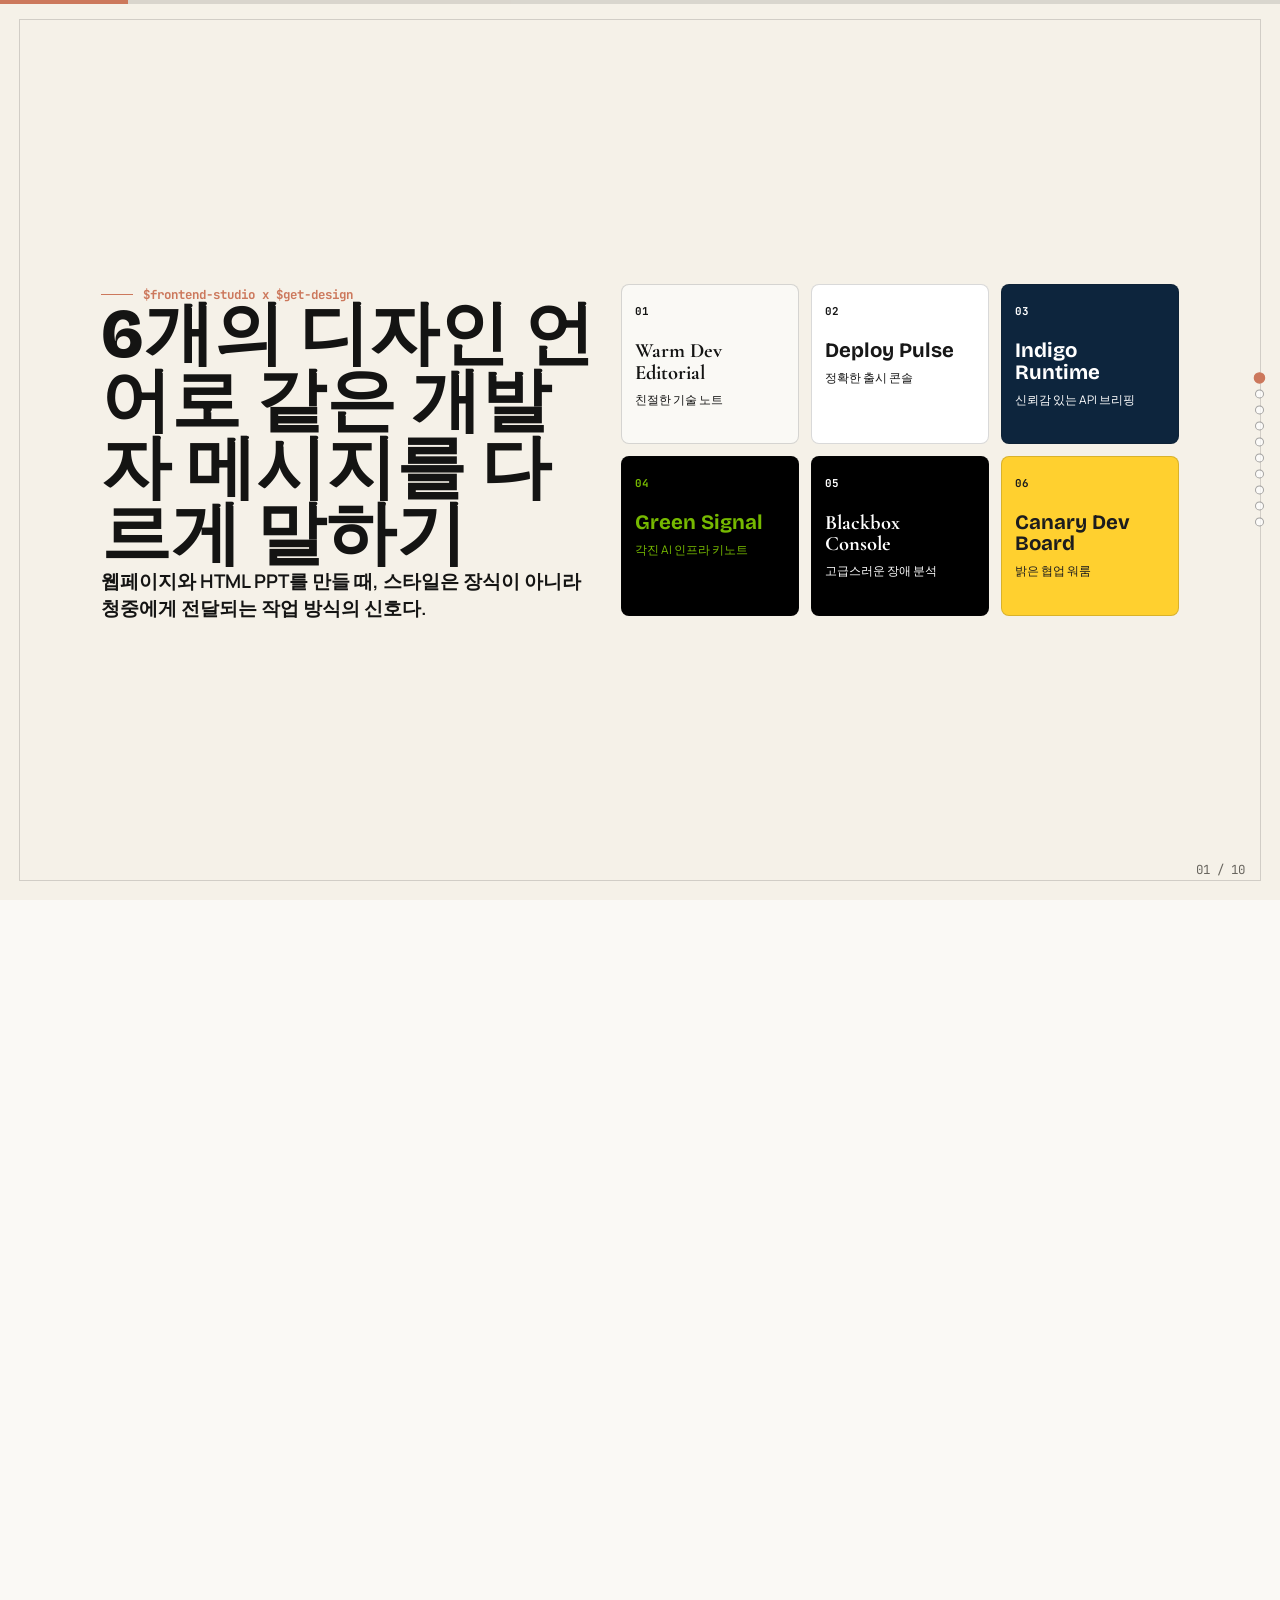
<file: labs/decks/frontend-studio-concept-showcase-deck.html>
<!DOCTYPE html>
<html lang="ko">
  <head>
    <meta charset="UTF-8" />
    <meta name="viewport" content="width=device-width, initial-scale=1.0" />
    <title>Frontend Studio Concept Showcase</title>
    <link rel="preconnect" href="https://fonts.googleapis.com" />
    <link rel="preconnect" href="https://fonts.gstatic.com" crossorigin />
    <link
      href="https://fonts.googleapis.com/css2?family=Archivo:wght@500;700;800&family=Bricolage+Grotesque:wght@500;600;700;800&family=Cormorant+Garamond:wght@500;600;700&family=IBM+Plex+Mono:wght@400;500;700&family=JetBrains+Mono:wght@400;500;700&family=Manrope:wght@400;500;600;700;800&family=Plus+Jakarta+Sans:wght@400;500;600;700;800&display=swap"
      rel="stylesheet"
    />
    <style>
      /* === THEME TOKENS === */
      :root {
        --ink: #141413;
        --paper: #faf9f5;
        --paper-soft: #efe9de;
        --line: #d8cab7;
        --muted: #68655e;
        --coral: #cc785c;
        --font-body: "Manrope", "Noto Sans KR", sans-serif;
        --font-display: "Bricolage Grotesque", "Manrope", sans-serif;
        --font-mono: "JetBrains Mono", "IBM Plex Mono", monospace;
        --ease: cubic-bezier(0.2, 0.8, 0.2, 1);
      }

      * {
        box-sizing: border-box;
        margin: 0;
        padding: 0;
      }

      /* ===========================================
         VIEWPORT FITTING: MANDATORY BASE STYLES
         Include this ENTIRE file in every presentation.
         These styles ensure slides fit exactly in the viewport.
         =========================================== */

      /* 1. Lock html/body to viewport */
      html,
      body {
        height: 100%;
        overflow-x: hidden;
      }

      html {
        scroll-snap-type: y mandatory;
        scroll-behavior: smooth;
        scrollbar-width: none;
      }

      html::-webkit-scrollbar,
      body::-webkit-scrollbar {
        display: none;
      }

      /* 2. Each slide = exact viewport height */
      .slide {
        width: 100vw;
        height: 100vh;
        height: 100dvh; /* Dynamic viewport height for mobile browsers */
        overflow: hidden; /* CRITICAL: Prevent ANY overflow */
        scroll-snap-align: start;
        display: flex;
        flex-direction: column;
        position: relative;
      }

      /* 3. Content container with flex for centering */
      .slide-content {
        flex: 1;
        display: flex;
        flex-direction: column;
        justify-content: center;
        max-height: 100%;
        overflow: hidden; /* Double-protection against overflow */
        padding: var(--slide-padding);
      }

      /* 4. ALL typography uses clamp() for responsive scaling */
      :root {
        /* Titles scale from mobile to desktop */
        --title-size: clamp(1.5rem, 5vw, 4rem);
        --h2-size: clamp(1.25rem, 3.5vw, 2.5rem);
        --h3-size: clamp(1rem, 2.5vw, 1.75rem);

        /* Body text */
        --body-size: clamp(0.75rem, 1.5vw, 1.125rem);
        --small-size: clamp(0.65rem, 1vw, 0.875rem);

        /* Spacing scales with viewport */
        --slide-padding: clamp(1rem, 4vw, 4rem);
        --content-gap: clamp(0.5rem, 2vw, 2rem);
        --element-gap: clamp(0.25rem, 1vw, 1rem);
      }

      /* 5. Cards/containers use viewport-relative max sizes */
      .card,
      .container,
      .content-box {
        max-width: min(90vw, 1000px);
        max-height: min(80vh, 700px);
      }

      /* 6. Lists auto-scale with viewport */
      .feature-list,
      .bullet-list {
        gap: clamp(0.4rem, 1vh, 1rem);
      }

      .feature-list li,
      .bullet-list li {
        font-size: var(--body-size);
        line-height: 1.4;
      }

      /* 7. Grids adapt to available space */
      .grid {
        display: grid;
        grid-template-columns: repeat(auto-fit, minmax(min(100%, 250px), 1fr));
        gap: clamp(0.5rem, 1.5vw, 1rem);
      }

      /* 8. Images constrained to viewport */
      img,
      .image-container {
        max-width: 100%;
        max-height: min(50vh, 400px);
        object-fit: contain;
      }

      /* ===========================================
         RESPONSIVE BREAKPOINTS
         Aggressive scaling for smaller viewports
         =========================================== */

      /* Short viewports (< 700px height) */
      @media (max-height: 700px) {
        :root {
          --slide-padding: clamp(0.75rem, 3vw, 2rem);
          --content-gap: clamp(0.4rem, 1.5vw, 1rem);
          --title-size: clamp(1.25rem, 4.5vw, 2.5rem);
          --h2-size: clamp(1rem, 3vw, 1.75rem);
        }
      }

      /* Very short viewports (< 600px height) */
      @media (max-height: 600px) {
        :root {
          --slide-padding: clamp(0.5rem, 2.5vw, 1.5rem);
          --content-gap: clamp(0.3rem, 1vw, 0.75rem);
          --title-size: clamp(1.1rem, 4vw, 2rem);
          --body-size: clamp(0.7rem, 1.2vw, 0.95rem);
        }

        /* Hide non-essential elements */
        .nav-dots,
        .keyboard-hint,
        .decorative {
          display: none;
        }
      }

      /* Extremely short (landscape phones, < 500px height) */
      @media (max-height: 500px) {
        :root {
          --slide-padding: clamp(0.4rem, 2vw, 1rem);
          --title-size: clamp(1rem, 3.5vw, 1.5rem);
          --h2-size: clamp(0.9rem, 2.5vw, 1.25rem);
          --body-size: clamp(0.65rem, 1vw, 0.85rem);
        }
      }

      /* Narrow viewports (< 600px width) */
      @media (max-width: 600px) {
        :root {
          --title-size: clamp(1.25rem, 7vw, 2.5rem);
        }

        /* Stack grids vertically */
        .grid {
          grid-template-columns: 1fr;
        }
      }

      /* ===========================================
         REDUCED MOTION
         Respect user preferences
         =========================================== */
      @media (prefers-reduced-motion: reduce) {
        *,
        *::before,
        *::after {
          animation-duration: 0.01ms !important;
          transition-duration: 0.2s !important;
        }

        html {
          scroll-behavior: auto;
        }
      }

      /* === DECK SIZING OVERRIDES === */
      :root {
        --title-size: clamp(2.25rem, 4.35rem, 5rem);
        --h2-size: clamp(1.7rem, 3rem, 3.5rem);
        --h3-size: clamp(1rem, 1.25rem, 1.45rem);
        --body-size: clamp(0.86rem, 1rem, 1.08rem);
        --small-size: clamp(0.66rem, 0.78rem, 0.88rem);
        --slide-padding: clamp(1.1rem, 3.2rem, 4rem);
        --content-gap: clamp(0.75rem, 1.18rem, 1.55rem);
      }

      body {
        background: var(--paper);
        color: var(--ink);
        font-family: var(--font-body);
        letter-spacing: 0;
      }

      h1,
      h2,
      h3,
      p,
      li,
      a,
      button,
      span {
        letter-spacing: 0;
      }

      h1,
      h2,
      h3 {
        font-family: var(--font-display);
        font-weight: 800;
        line-height: 0.96;
      }

      h1 {
        max-width: 12ch;
        font-size: var(--title-size);
      }

      h2 {
        max-width: 13ch;
        font-size: var(--h2-size);
      }

      h3 {
        font-size: var(--h3-size);
        line-height: 1.15;
      }

      p,
      li {
        color: inherit;
        font-size: var(--body-size);
        line-height: 1.46;
      }

      a {
        color: inherit;
      }

      .deck-progress {
        position: fixed;
        inset: 0 auto auto 0;
        z-index: 40;
        width: 100%;
        height: 4px;
        background: rgba(20, 20, 19, 0.12);
      }

      .deck-progress span {
        display: block;
        width: var(--progress, 10%);
        height: 100%;
        background: currentColor;
        color: var(--accent, var(--coral));
        transition: width 300ms var(--ease), color 300ms var(--ease);
      }

      .nav-dots {
        position: fixed;
        right: 1rem;
        top: 50%;
        z-index: 40;
        display: grid;
        gap: 0.42rem;
        transform: translateY(-50%);
      }

      .nav-dots button {
        width: 0.58rem;
        height: 0.58rem;
        border: 1px solid currentColor;
        border-radius: 50%;
        background: rgba(255, 255, 255, 0.72);
        color: rgba(20, 20, 19, 0.38);
        cursor: pointer;
      }

      .nav-dots button[aria-current="true"] {
        background: var(--accent, var(--coral));
        color: var(--accent, var(--coral));
        transform: scale(1.28);
      }

      .slide {
        background: var(--bg, var(--paper));
        color: var(--fg, var(--ink));
      }

      .slide-content {
        position: relative;
        z-index: 2;
        width: min(100%, 1180px);
        margin: 0 auto;
        gap: var(--content-gap);
      }

      .slide::before {
        content: "";
        position: absolute;
        inset: 1.2rem;
        pointer-events: none;
        border: 1px solid var(--line-local, rgba(20, 20, 19, 0.16));
      }

      .kicker {
        display: inline-flex;
        align-items: center;
        width: max-content;
        max-width: 100%;
        gap: 0.6rem;
        color: var(--accent, var(--coral));
        font-family: var(--font-mono);
        font-size: var(--small-size);
        font-weight: 700;
        line-height: 1;
      }

      .kicker::before {
        content: "";
        width: 2rem;
        height: 1px;
        background: currentColor;
      }

      .lead {
        max-width: 58ch;
        font-size: clamp(1rem, 1.18rem, 1.35rem);
        font-weight: 650;
        line-height: 1.42;
      }

      .small {
        color: var(--muted-local, var(--muted));
        font-size: var(--small-size);
        line-height: 1.44;
      }

      .layout-title,
      .layout-split {
        display: grid;
        align-items: center;
        gap: clamp(0.9rem, 1.6rem, 2rem);
      }

      .layout-title {
        grid-template-columns: minmax(0, 0.94fr) minmax(320px, 1.06fr);
      }

      .layout-split {
        grid-template-columns: minmax(0, 0.86fr) minmax(0, 1.14fr);
      }

      .grid-2,
      .grid-3,
      .grid-6 {
        display: grid;
        gap: clamp(0.58rem, 0.8rem, 1rem);
      }

      .grid-2 {
        grid-template-columns: repeat(2, minmax(0, 1fr));
      }

      .grid-3 {
        grid-template-columns: repeat(3, minmax(0, 1fr));
      }

      .grid-6 {
        grid-template-columns: repeat(6, minmax(0, 1fr));
      }

      .card,
      .concept-card,
      .sample-panel,
      .choice-row {
        border: 1px solid var(--line-local, rgba(20, 20, 19, 0.16));
        border-radius: var(--radius-local, 8px);
        background: var(--card-bg, rgba(255, 255, 255, 0.58));
      }

      .concept-card {
        min-height: clamp(8.5rem, 10rem, 11.4rem);
        padding: clamp(0.72rem, 0.92rem, 1.08rem);
      }

      .concept-card strong,
      .sample-panel strong,
      .choice-row strong {
        display: block;
        color: inherit;
        font-size: clamp(0.84rem, 0.98rem, 1.05rem);
        line-height: 1.18;
      }

      .concept-card p,
      .sample-panel p,
      .choice-row p {
        margin-top: 0.4rem;
        color: var(--muted-local, currentColor);
        font-size: clamp(0.68rem, 0.8rem, 0.9rem);
        line-height: 1.38;
      }

      .sample-panel {
        padding: clamp(0.78rem, 1rem, 1.2rem);
      }

      .tag-row {
        display: flex;
        flex-wrap: wrap;
        gap: 0.42rem;
      }

      .tag {
        display: inline-flex;
        align-items: center;
        min-height: 1.72rem;
        border: 1px solid var(--line-local, rgba(20, 20, 19, 0.18));
        border-radius: 999px;
        background: var(--tag-bg, transparent);
        color: inherit;
        font-family: var(--font-mono);
        font-size: clamp(0.58rem, 0.68rem, 0.78rem);
        font-weight: 700;
        line-height: 1;
        padding: 0.42rem 0.64rem;
      }

      .visual-stage {
        position: relative;
        min-height: clamp(18rem, 24rem, 28rem);
        overflow: hidden;
        border: 1px solid var(--line-local, rgba(20, 20, 19, 0.16));
        border-radius: var(--radius-local, 8px);
        background: var(--stage-bg, rgba(255, 255, 255, 0.5));
      }

      .code-lines {
        display: grid;
        gap: 0.48rem;
        font-family: var(--font-mono);
        font-size: clamp(0.62rem, 0.72rem, 0.82rem);
        line-height: 1.4;
      }

      .line {
        min-height: 1.4rem;
        padding: 0.28rem 0.45rem;
        border-radius: var(--radius-local, 6px);
        background: var(--line-bg, rgba(20, 20, 19, 0.06));
      }

      .slide-number {
        position: absolute;
        right: clamp(1.5rem, 2.2rem, 3rem);
        bottom: clamp(1rem, 1.4rem, 1.8rem);
        z-index: 4;
        color: var(--muted-local, var(--muted));
        font-family: var(--font-mono);
        font-size: var(--small-size);
      }

      .reveal {
        opacity: 0;
        transform: translateY(16px);
        transition: opacity 520ms var(--ease), transform 520ms var(--ease);
      }

      .slide.is-active .reveal {
        opacity: 1;
        transform: translateY(0);
      }

      .slide.is-active .reveal:nth-child(2) {
        transition-delay: 70ms;
      }

      .slide.is-active .reveal:nth-child(3) {
        transition-delay: 130ms;
      }

      .slide.is-active .reveal:nth-child(4) {
        transition-delay: 190ms;
      }

      /* === INTRO CONCEPT MAP === */
      .theme-index {
        --bg: #f5f1e8;
        --fg: #141413;
        --accent: #cc785c;
        --card-bg: rgba(255, 255, 255, 0.62);
        --muted-local: #68655e;
      }

      .axis-map {
        display: grid;
        grid-template-columns: repeat(3, minmax(0, 1fr));
        gap: 0.72rem;
      }

      .axis-card {
        position: relative;
        min-height: clamp(8.2rem, 10rem, 11.5rem);
        overflow: hidden;
        padding: 0.82rem;
        border: 1px solid rgba(20, 20, 19, 0.16);
        border-radius: 8px;
        background: var(--chip-bg);
        color: var(--chip-fg);
      }

      .axis-card span {
        font-family: var(--font-mono);
        font-size: clamp(0.58rem, 0.68rem, 0.78rem);
        font-weight: 700;
      }

      .axis-card strong {
        display: block;
        margin-top: 1.25rem;
        max-width: 12ch;
        font-family: var(--chip-font, var(--font-display));
        font-size: clamp(1rem, 1.28rem, 1.48rem);
        line-height: 1.04;
      }

      .axis-card p {
        margin-top: 0.48rem;
        color: inherit;
        font-size: clamp(0.62rem, 0.74rem, 0.84rem);
      }

      /* === CLAUDE WARM EDITORIAL === */
      .theme-claude {
        --bg: #faf9f5;
        --fg: #141413;
        --accent: #cc785c;
        --line-local: #d8cab7;
        --card-bg: #efe9de;
        --muted-local: #5f5b53;
        --stage-bg: #181715;
        --line-bg: rgba(250, 249, 245, 0.09);
        --radius-local: 12px;
        --font-display: "Cormorant Garamond", Georgia, serif;
      }

      .warm-notes {
        position: absolute;
        inset: 1.1rem;
        display: grid;
        grid-template-columns: 0.95fr 1.05fr;
        gap: 0.9rem;
      }

      .warm-code,
      .warm-flow {
        padding: 1rem;
        border: 1px solid rgba(250, 249, 245, 0.14);
        border-radius: 8px;
      }

      .warm-code {
        color: #faf9f5;
        background: #181715;
      }

      .warm-flow {
        display: grid;
        gap: 0.58rem;
        background: #f5f0e8;
      }

      .warm-node {
        min-height: 2.55rem;
        border-left: 5px solid #cc785c;
        border-radius: 8px;
        background: #faf9f5;
        padding: 0.55rem 0.68rem;
        color: #141413;
        font-weight: 800;
      }

      /* === VERCEL DEPLOY PULSE === */
      .theme-vercel {
        --bg: #ffffff;
        --fg: #171717;
        --accent: #0070f3;
        --line-local: #ebebeb;
        --card-bg: #fafafa;
        --muted-local: #5f6368;
        --stage-bg: #ffffff;
        --line-bg: #f2f2f2;
        --font-display: "Plus Jakarta Sans", sans-serif;
      }

      .deploy-stage {
        position: absolute;
        inset: 1.1rem;
        display: grid;
        grid-template-rows: 1fr auto;
        gap: 1rem;
      }

      .mesh {
        position: relative;
        overflow: hidden;
        border: 1px solid #ebebeb;
        border-radius: 8px;
        background:
          radial-gradient(circle at 28% 42%, rgba(0, 223, 216, 0.86), transparent 24%),
          radial-gradient(circle at 52% 32%, rgba(121, 40, 202, 0.82), transparent 22%),
          radial-gradient(circle at 70% 56%, rgba(255, 0, 128, 0.74), transparent 22%),
          radial-gradient(circle at 50% 84%, rgba(249, 203, 40, 0.72), transparent 24%),
          #ffffff;
      }

      .mesh::after {
        content: "DEPLOY READY";
        position: absolute;
        left: 1rem;
        bottom: 1rem;
        color: #171717;
        font-family: var(--font-mono);
        font-size: 0.76rem;
        font-weight: 700;
      }

      .deploy-log {
        display: grid;
        gap: 0.42rem;
        font-family: var(--font-mono);
        font-size: clamp(0.62rem, 0.72rem, 0.82rem);
      }

      .deploy-log span {
        border: 1px solid #ebebeb;
        border-radius: 8px;
        padding: 0.44rem 0.56rem;
      }

      /* === STRIPE INDIGO RUNTIME === */
      .theme-stripe {
        --bg: #f6f9fc;
        --fg: #0d253d;
        --accent: #533afd;
        --line-local: #dce4ed;
        --card-bg: #ffffff;
        --muted-local: #506175;
        --stage-bg: linear-gradient(145deg, #0d253d, #533afd 54%, #ea2261);
        --line-bg: rgba(255, 255, 255, 0.12);
        --font-display: "Plus Jakarta Sans", sans-serif;
      }

      .runtime-panel {
        position: absolute;
        inset: 1.1rem;
        display: grid;
        grid-template-columns: 0.9fr 1.1fr;
        gap: 0.9rem;
        color: white;
      }

      .metric-stack {
        display: grid;
        gap: 0.6rem;
      }

      .metric {
        border: 1px solid rgba(255, 255, 255, 0.2);
        border-radius: 8px;
        background: rgba(255, 255, 255, 0.1);
        padding: 0.82rem;
      }

      .metric strong {
        font-size: clamp(1.4rem, 2.2rem, 2.6rem);
      }

      .api-box {
        display: grid;
        align-content: center;
        border-radius: 8px;
        background: rgba(13, 37, 61, 0.62);
        padding: 1rem;
      }

      /* === NVIDIA GREEN SIGNAL === */
      .theme-nvidia {
        --bg: #000000;
        --fg: #ffffff;
        --accent: #76b900;
        --line-local: #303030;
        --card-bg: #111111;
        --muted-local: #c9c9c9;
        --stage-bg: #0b0b0b;
        --line-bg: #1a1a1a;
        --radius-local: 2px;
        --font-display: "Archivo", sans-serif;
      }

      .kernel-grid {
        position: absolute;
        inset: 1.1rem;
        display: grid;
        grid-template-columns: repeat(3, minmax(0, 1fr));
        gap: 0.62rem;
      }

      .kernel-cell {
        display: grid;
        align-content: end;
        min-height: 100%;
        border: 1px solid #303030;
        border-radius: 2px;
        background: #111111;
        padding: 0.75rem;
        color: #ffffff;
      }

      .kernel-cell.active {
        background: #76b900;
        color: #000000;
      }

      .kernel-cell span {
        font-family: var(--font-mono);
        font-size: clamp(0.58rem, 0.68rem, 0.76rem);
      }

      /* === BUGATTI BLACKBOX === */
      .theme-bugatti {
        --bg: #000000;
        --fg: #ffffff;
        --accent: #d4a017;
        --line-local: #262626;
        --card-bg: #050505;
        --muted-local: #cccccc;
        --stage-bg: #000000;
        --line-bg: #111111;
        --radius-local: 0px;
        --font-display: "Cormorant Garamond", Georgia, serif;
      }

      .blackbox {
        position: absolute;
        inset: 1.1rem;
        display: grid;
        grid-template-rows: auto 1fr auto;
        gap: 1rem;
        color: white;
      }

      .trace-title {
        border-bottom: 1px solid #262626;
        padding-bottom: 0.6rem;
        font-family: var(--font-mono);
        font-size: clamp(0.62rem, 0.72rem, 0.82rem);
      }

      .trace-line {
        align-self: center;
        font-family: var(--font-display);
        font-size: clamp(2.1rem, 3.1rem, 3.7rem);
        line-height: 0.94;
      }

      .trace-meta {
        display: grid;
        grid-template-columns: repeat(3, 1fr);
        gap: 0.5rem;
        color: #cccccc;
        font-family: var(--font-mono);
        font-size: clamp(0.58rem, 0.68rem, 0.78rem);
      }

      /* === MIRO CANARY BOARD === */
      .theme-miro {
        --bg: #ffffff;
        --fg: #1c1c1e;
        --accent: #ffd02f;
        --line-local: #1c1c1e;
        --card-bg: #ffffff;
        --muted-local: #3b3b3d;
        --stage-bg: #ffffff;
        --line-bg: #f6f6f6;
        --radius-local: 12px;
        --font-display: "Bricolage Grotesque", sans-serif;
      }

      .board {
        position: absolute;
        inset: 1.1rem;
        background-image:
          linear-gradient(#ececec 1px, transparent 1px),
          linear-gradient(90deg, #ececec 1px, transparent 1px);
        background-size: 32px 32px;
      }

      .sticky {
        position: absolute;
        width: min(42%, 15rem);
        min-height: 6.8rem;
        border: 2px solid #1c1c1e;
        border-radius: 10px;
        padding: 0.76rem;
        box-shadow: 5px 5px 0 #1c1c1e;
        font-weight: 800;
      }

      .sticky.one {
        left: 6%;
        top: 9%;
        background: #ffd02f;
      }

      .sticky.two {
        right: 8%;
        top: 28%;
        background: #0fbcb0;
      }

      .sticky.three {
        left: 27%;
        bottom: 10%;
        background: #ff9999;
      }

      .connector {
        position: absolute;
        left: 32%;
        top: 47%;
        width: 34%;
        height: 2px;
        background: #4262ff;
        transform: rotate(11deg);
      }

      /* === CHOICE MATRIX === */
      .choice-list {
        display: grid;
        gap: 0.46rem;
      }

      .choice-row {
        display: grid;
        grid-template-columns: 1fr 1.25fr 1.15fr;
        align-items: center;
        min-height: 4.4rem;
        gap: 0.7rem;
        padding: 0.62rem 0.72rem;
      }

      .choice-row span {
        color: var(--accent);
        font-family: var(--font-mono);
        font-size: clamp(0.58rem, 0.68rem, 0.78rem);
        font-weight: 800;
      }

      .pipeline {
        display: grid;
        grid-template-columns: repeat(5, minmax(0, 1fr));
        gap: 0.55rem;
      }

      .pipe-step {
        min-height: 6.4rem;
        border: 1px solid var(--line);
        border-radius: 8px;
        background: rgba(255, 255, 255, 0.64);
        padding: 0.74rem;
      }

      .pipe-step strong {
        display: block;
        color: var(--ink);
        font-size: clamp(0.78rem, 0.92rem, 1rem);
      }

      .pipe-step p {
        margin-top: 0.34rem;
        color: var(--muted);
        font-size: clamp(0.64rem, 0.74rem, 0.84rem);
        line-height: 1.36;
      }

      @media (max-height: 760px) {
        :root {
          --title-size: clamp(1.9rem, 3.35rem, 3.8rem);
          --h2-size: clamp(1.5rem, 2.45rem, 2.8rem);
          --h3-size: clamp(0.92rem, 1.08rem, 1.22rem);
          --body-size: clamp(0.74rem, 0.86rem, 0.96rem);
          --small-size: clamp(0.58rem, 0.68rem, 0.76rem);
          --slide-padding: clamp(0.78rem, 2rem, 2.5rem);
          --content-gap: clamp(0.52rem, 0.84rem, 1.1rem);
        }

        .visual-stage {
          min-height: 17rem;
        }

        .concept-card {
          min-height: 7.4rem;
        }

        .choice-row {
          min-height: 3.85rem;
        }
      }

      @media (max-width: 900px) {
        .layout-title,
        .layout-split,
        .grid-2,
        .grid-3,
        .grid-6,
        .axis-map,
        .pipeline {
          grid-template-columns: 1fr;
        }

        .visual-stage {
          min-height: 15rem;
        }

        .warm-notes,
        .runtime-panel,
        .kernel-grid {
          grid-template-columns: 1fr;
        }

        .choice-row {
          grid-template-columns: 1fr;
        }

        .choice-row:nth-child(n + 5) {
          display: none;
        }
      }

      @media (max-width: 560px) {
        :root {
          --title-size: clamp(1.75rem, 2.35rem, 2.8rem);
          --h2-size: clamp(1.35rem, 1.95rem, 2.25rem);
          --body-size: clamp(0.76rem, 0.85rem, 0.94rem);
          --slide-padding: clamp(0.8rem, 1.05rem, 1.25rem);
        }

        .slide::before {
          inset: 0.7rem;
        }

        .nav-dots {
          display: none;
        }

        .slide-number {
          right: 1rem;
          bottom: 0.82rem;
        }

        .axis-card:nth-child(n + 5),
        .concept-card:nth-child(n + 3),
        .pipe-step:nth-child(n + 4) {
          display: none;
        }

        .axis-card:nth-child(n + 4),
        .theme-stripe .api-box {
          display: none;
        }

        .axis-card {
          min-height: 8rem;
        }

        .runtime-panel {
          align-content: center;
        }
      }
    </style>
  </head>
  <body>
    <div class="deck-progress" aria-hidden="true"><span></span></div>
    <nav class="nav-dots" aria-label="슬라이드 이동"></nav>

    <main>
      <section class="slide theme-index" data-accent="#cc785c" data-title="Title">
        <div class="slide-content layout-title">
          <div>
            <div class="kicker reveal">$frontend-studio x $get-design</div>
            <h1 class="reveal">6개의 디자인 언어로 같은 개발자 메시지를 다르게 말하기</h1>
            <p class="lead reveal">
              웹페이지와 HTML PPT를 만들 때, 스타일은 장식이 아니라 청중에게 전달되는 작업 방식의 신호다.
            </p>
          </div>
          <div class="axis-map reveal" aria-hidden="true">
            <div class="axis-card" style="--chip-bg:#faf9f5;--chip-fg:#141413;--chip-font:'Cormorant Garamond'"><span>01</span><strong>Warm Dev Editorial</strong><p>친절한 기술 노트</p></div>
            <div class="axis-card" style="--chip-bg:#ffffff;--chip-fg:#171717"><span>02</span><strong>Deploy Pulse</strong><p>정확한 출시 콘솔</p></div>
            <div class="axis-card" style="--chip-bg:#0d253d;--chip-fg:#ffffff"><span>03</span><strong>Indigo Runtime</strong><p>신뢰감 있는 API 브리핑</p></div>
            <div class="axis-card" style="--chip-bg:#000000;--chip-fg:#76b900"><span>04</span><strong>Green Signal</strong><p>각진 AI 인프라 키노트</p></div>
            <div class="axis-card" style="--chip-bg:#000000;--chip-fg:#ffffff;--chip-font:'Cormorant Garamond'"><span>05</span><strong>Blackbox Console</strong><p>고급스러운 장애 분석</p></div>
            <div class="axis-card" style="--chip-bg:#ffd02f;--chip-fg:#1c1c1e"><span>06</span><strong>Canary Dev Board</strong><p>밝은 협업 워룸</p></div>
          </div>
        </div>
        <div class="slide-number">01 / 10</div>
      </section>

      <section class="slide theme-index" data-accent="#cc785c" data-title="Map">
        <div class="slide-content">
          <div class="kicker reveal">concept map</div>
          <h2 class="reveal">대비가 강해야 선택지도 의미가 생긴다</h2>
          <div class="grid-3 reveal">
            <div class="concept-card">
              <strong>따뜻함 ↔ 차가움</strong>
              <p>Claude는 학습과 설득에 강하고, Vercel/Stripe는 실행 상태와 신뢰에 강하다.</p>
            </div>
            <div class="concept-card">
              <strong>밝은 캔버스 ↔ 검은 콘솔</strong>
              <p>Miro는 워크숍, NVIDIA/Bugatti는 기술 밀도와 집중감을 만든다.</p>
            </div>
            <div class="concept-card">
              <strong>문서형 ↔ 런타임형</strong>
              <p>설명 자료는 editorial, 제품 데모는 console, 의사결정 회의는 board가 맞다.</p>
            </div>
            <div class="concept-card">
              <strong>친근한 교육 ↔ 임원 브리핑</strong>
              <p>같은 내용을 누구에게 보여주느냐에 따라 화면 언어가 달라진다.</p>
            </div>
            <div class="concept-card">
              <strong>상태 강조 ↔ 사고 과정 강조</strong>
              <p>Deploy/Green은 상태, Warm/Board는 과정과 학습을 잘 보여준다.</p>
            </div>
            <div class="concept-card">
              <strong>표준화 ↔ 기억성</strong>
              <p>브랜드 참조는 복제가 아니라, 기억되는 정보 구조를 고르는 일이다.</p>
            </div>
          </div>
        </div>
        <div class="slide-number">02 / 10</div>
      </section>

      <section class="slide theme-claude" data-accent="#cc785c" data-title="Claude">
        <div class="slide-content layout-split">
          <div>
            <div class="kicker reveal">claude reference</div>
            <h2 class="reveal">Warm Dev Editorial</h2>
            <p class="lead reveal">기술 설명을 차갑게 보이지 않게 만드는 따뜻한 연구 노트형 개발자 deck.</p>
            <div class="tag-row reveal">
              <span class="tag">tutorial</span><span class="tag">agent guide</span><span class="tag">onboarding</span><span class="tag">docs</span>
            </div>
          </div>
          <div class="visual-stage reveal">
            <div class="warm-notes">
              <div class="warm-code">
                <div class="code-lines">
                  <span class="line">$ codex inspect workflow</span>
                  <span class="line">read context -> patch -> test</span>
                  <span class="line">evidence: screenshot + build log</span>
                </div>
              </div>
              <div class="warm-flow">
                <div class="warm-node">01. 설명을 짧게</div>
                <div class="warm-node">02. 코드 패널은 읽히게</div>
                <div class="warm-node">03. 코럴은 현재 위치만</div>
              </div>
            </div>
          </div>
        </div>
        <div class="slide-number">03 / 10</div>
      </section>

      <section class="slide theme-vercel" data-accent="#0070f3" data-title="Vercel">
        <div class="slide-content layout-split">
          <div>
            <div class="kicker reveal">vercel reference</div>
            <h2 class="reveal">Deploy Pulse</h2>
            <p class="lead reveal">넓은 흰 캔버스와 얇은 선, 상태 로그로 만든 차갑고 정확한 developer console.</p>
            <div class="grid-2 reveal">
              <div class="sample-panel"><strong>잘 맞는 작업</strong><p>배포 flow, devtool 소개, platform launch, CLI quickstart.</p></div>
              <div class="sample-panel"><strong>주의</strong><p>흰 배경만 반복하면 문서처럼 밋밋해진다.</p></div>
            </div>
          </div>
          <div class="visual-stage reveal">
            <div class="deploy-stage">
              <div class="mesh"></div>
              <div class="deploy-log">
                <span>build completed in 42s</span>
                <span>edge route warmed</span>
                <span>production deployment ready</span>
              </div>
            </div>
          </div>
        </div>
        <div class="slide-number">04 / 10</div>
      </section>

      <section class="slide theme-stripe" data-accent="#533afd" data-title="Stripe">
        <div class="slide-content layout-split">
          <div>
            <div class="kicker reveal">stripe reference</div>
            <h2 class="reveal">Indigo Runtime</h2>
            <p class="lead reveal">금융 인프라처럼 신뢰감 있지만, 개발자 콘솔처럼 빠르고 정밀한 기술 브리핑.</p>
            <div class="tag-row reveal">
              <span class="tag">API</span><span class="tag">metrics</span><span class="tag">fintech</span><span class="tag">infra</span>
            </div>
          </div>
          <div class="visual-stage reveal">
            <div class="runtime-panel">
              <div class="metric-stack">
                <div class="metric"><strong>99.9%</strong><p>verified flow</p></div>
                <div class="metric"><strong>32ms</strong><p>median agent call</p></div>
              </div>
              <div class="api-box">
                <div class="code-lines">
                  <span class="line">POST /agent/tasks</span>
                  <span class="line">context: repo + AGENTS.md</span>
                  <span class="line">result: diff + tests + report</span>
                </div>
              </div>
            </div>
          </div>
        </div>
        <div class="slide-number">05 / 10</div>
      </section>

      <section class="slide theme-nvidia" data-accent="#76b900" data-title="NVIDIA">
        <div class="slide-content layout-split">
          <div>
            <div class="kicker reveal">nvidia reference</div>
            <h2 class="reveal">Black Kernel / Green Signal</h2>
            <p class="lead reveal">검은 터미널 위에 녹색 활성 신호만 박히는 각지고 밀도 높은 엔지니어링 키노트.</p>
            <div class="grid-2 reveal">
              <div class="sample-panel"><strong>잘 맞는 작업</strong><p>AI runtime, capability matrix, performance benchmark.</p></div>
              <div class="sample-panel"><strong>주의</strong><p>녹색은 활성 stage와 진행 표시로 제한한다.</p></div>
            </div>
          </div>
          <div class="visual-stage reveal">
            <div class="kernel-grid">
              <div class="kernel-cell"><span>LOAD</span><strong>context</strong></div>
              <div class="kernel-cell active"><span>RUN</span><strong>agent loop</strong></div>
              <div class="kernel-cell"><span>CHECK</span><strong>evidence</strong></div>
            </div>
          </div>
        </div>
        <div class="slide-number">06 / 10</div>
      </section>

      <section class="slide theme-bugatti" data-accent="#d4a017" data-title="Bugatti">
        <div class="slide-content layout-split">
          <div>
            <div class="kicker reveal">bugatti reference</div>
            <h2 class="reveal">Blackbox Hypercar Console</h2>
            <p class="lead reveal">거의 완전한 검정 위에 흰 타이포와 코드 스냅샷만 남기는 조용하고 비싼 기술 브리핑.</p>
            <div class="tag-row reveal">
              <span class="tag">incident</span><span class="tag">executive brief</span><span class="tag">postmortem</span>
            </div>
          </div>
          <div class="visual-stage reveal">
            <div class="blackbox">
              <div class="trace-title">FAILURE TRACE / 03:17:42 KST</div>
              <div class="trace-line">One cause. One decision. No noise.</div>
              <div class="trace-meta"><span>scope: auth</span><span>risk: narrow</span><span>fix: verified</span></div>
            </div>
          </div>
        </div>
        <div class="slide-number">07 / 10</div>
      </section>

      <section class="slide theme-miro" data-accent="#ffd02f" data-title="Miro">
        <div class="slide-content layout-split">
          <div>
            <div class="kicker reveal">miro reference</div>
            <h2 class="reveal">Canary Dev Board</h2>
            <p class="lead reveal">화이트보드의 경쾌함을 개발자 문서와 아키텍처 리뷰용으로 정돈한 밝은 협업 워룸.</p>
            <div class="grid-2 reveal">
              <div class="sample-panel"><strong>잘 맞는 작업</strong><p>워크숍, flow mapping, PR 리뷰, product discovery.</p></div>
              <div class="sample-panel"><strong>주의</strong><p>스티키가 많아지면 발표가 아니라 브레인스토밍 캡처처럼 보인다.</p></div>
            </div>
          </div>
          <div class="visual-stage reveal">
            <div class="board">
              <div class="connector"></div>
              <div class="sticky one">핵심 변경</div>
              <div class="sticky two">검증 포인트</div>
              <div class="sticky three">다음 액션</div>
            </div>
          </div>
        </div>
        <div class="slide-number">08 / 10</div>
      </section>

      <section class="slide theme-index" data-accent="#cc785c" data-title="Choose">
        <div class="slide-content">
          <div class="kicker reveal">selection guide</div>
          <h2 class="reveal">무슨 컨셉을 고를지는 산출물의 목적이 결정한다</h2>
          <div class="choice-list reveal">
            <div class="choice-row"><span>Claude</span><strong>교육, onboarding, skill 설명</strong><p>낯선 개념을 친절하고 신뢰감 있게 풀 때.</p></div>
            <div class="choice-row"><span>Vercel</span><strong>devtool, 배포, platform 데모</strong><p>상태와 실행 속도를 정확하게 보여줄 때.</p></div>
            <div class="choice-row"><span>Stripe</span><strong>API, 결제, SaaS 지표</strong><p>정교한 신뢰와 숫자 중심 설득이 필요할 때.</p></div>
            <div class="choice-row"><span>NVIDIA</span><strong>AI infra, runtime, benchmark</strong><p>기술 밀도와 활성 stage를 강하게 보여줄 때.</p></div>
            <div class="choice-row"><span>Bugatti</span><strong>임원 보고, 장애 분석, 결정 회의</strong><p>소음을 줄이고 한 가지 판단을 남길 때.</p></div>
            <div class="choice-row"><span>Miro</span><strong>워크숍, 리뷰, 기획 협업</strong><p>사람들이 같이 구조를 이해하고 바꿔야 할 때.</p></div>
          </div>
        </div>
        <div class="slide-number">09 / 10</div>
      </section>

      <section class="slide theme-index" data-accent="#cc785c" data-title="Close">
        <div class="slide-content">
          <div class="kicker reveal">frontend-studio workflow</div>
          <h2 class="reveal">핵심은 예쁜 색을 고르는 것이 아니라, 작업에 맞는 화면 언어를 고르는 것</h2>
          <div class="pipeline reveal">
            <div class="pipe-step"><strong>1. 목적</strong><p>청중, 산출물, 완료 기준을 정한다.</p></div>
            <div class="pipe-step"><strong>2. reference</strong><p>$get-design으로 방향을 고른다.</p></div>
            <div class="pipe-step"><strong>3. build</strong><p>웹 UI 또는 slide HTML로 구현한다.</p></div>
            <div class="pipe-step"><strong>4. verify</strong><p>desktop/mobile overflow와 contrast를 본다.</p></div>
            <div class="pipe-step"><strong>5. reuse</strong><p>반복되면 custom Skill로 승격한다.</p></div>
          </div>
          <p class="small reveal">
            Selected design references: claude, vercel, stripe, nvidia, bugatti, miro.
          </p>
        </div>
        <div class="slide-number">10 / 10</div>
      </section>
    </main>

    <script>
      const slides = Array.from(document.querySelectorAll(".slide"));
      const dots = document.querySelector(".nav-dots");
      const progress = document.querySelector(".deck-progress span");
      let activeIndex = 0;
      let wheelLock = false;
      let touchStartY = 0;

      function goTo(index) {
        const next = Math.max(0, Math.min(slides.length - 1, index));
        slides[next].scrollIntoView({ behavior: "smooth", block: "start" });
      }

      function setActive(index) {
        activeIndex = index;
        slides.forEach((slide, i) => slide.classList.toggle("is-active", i === index));
        dots.querySelectorAll("button").forEach((dot, i) => {
          dot.setAttribute("aria-current", i === index ? "true" : "false");
        });
        const accent = slides[index].dataset.accent || "#cc785c";
        document.documentElement.style.setProperty("--accent", accent);
        progress.style.setProperty("--progress", `${((index + 1) / slides.length) * 100}%`);
        history.replaceState(null, "", `#${index + 1}`);
      }

      slides.forEach((slide, index) => {
        const dot = document.createElement("button");
        dot.type = "button";
        dot.setAttribute("aria-label", `${index + 1}: ${slide.dataset.title || "slide"}`);
        dot.addEventListener("click", () => goTo(index));
        dots.appendChild(dot);
      });

      const observer = new IntersectionObserver(
        (entries) => {
          entries.forEach((entry) => {
            if (entry.isIntersecting) setActive(slides.indexOf(entry.target));
          });
        },
        { threshold: 0.62 }
      );
      slides.forEach((slide) => observer.observe(slide));

      window.addEventListener("keydown", (event) => {
        if (["ArrowDown", "ArrowRight", "PageDown", " "].includes(event.key)) {
          event.preventDefault();
          goTo(activeIndex + 1);
        }
        if (["ArrowUp", "ArrowLeft", "PageUp"].includes(event.key)) {
          event.preventDefault();
          goTo(activeIndex - 1);
        }
        if (event.key === "Home") {
          event.preventDefault();
          goTo(0);
        }
        if (event.key === "End") {
          event.preventDefault();
          goTo(slides.length - 1);
        }
      });

      window.addEventListener(
        "wheel",
        (event) => {
          if (Math.abs(event.deltaY) < 42 || wheelLock) return;
          wheelLock = true;
          goTo(activeIndex + (event.deltaY > 0 ? 1 : -1));
          setTimeout(() => {
            wheelLock = false;
          }, 650);
        },
        { passive: true }
      );

      window.addEventListener(
        "touchstart",
        (event) => {
          touchStartY = event.touches[0].clientY;
        },
        { passive: true }
      );
      window.addEventListener(
        "touchend",
        (event) => {
          const diff = touchStartY - event.changedTouches[0].clientY;
          if (Math.abs(diff) > 46) goTo(activeIndex + (diff > 0 ? 1 : -1));
        },
        { passive: true }
      );

      window.addEventListener("load", () => {
        const requested = Number.parseInt(location.hash.replace("#", ""), 10);
        if (Number.isFinite(requested) && requested >= 1 && requested <= slides.length) {
          setTimeout(() => goTo(requested - 1), 50);
        } else {
          setActive(0);
        }
      });

      window.__deckValidate = () => {
        const viewport = { width: window.innerWidth, height: window.innerHeight };
        return slides.map((slide, index) => {
          const slideRect = slide.getBoundingClientRect();
          const offenders = Array.from(slide.querySelectorAll("*"))
            .map((node) => {
              const box = node.getBoundingClientRect();
              return {
                tag: node.tagName.toLowerCase(),
                className: String(node.className || ""),
                left: box.left,
                top: box.top,
                right: box.right,
                bottom: box.bottom,
                width: box.width,
                height: box.height
              };
            })
            .filter((box) => box.width > 0 && box.height > 0)
            .filter(
              (box) =>
                box.left < slideRect.left - 1 ||
                box.right > slideRect.right + 1 ||
                box.top < slideRect.top - 1 ||
                box.bottom > slideRect.bottom + 1
            );
          return {
            index: index + 1,
            viewport,
            scrollHeight: slide.scrollHeight,
            clientHeight: slide.clientHeight,
            hasOverflow: slide.scrollHeight > slide.clientHeight + 1 || offenders.length > 0,
            offenders: offenders.slice(0, 6)
          };
        });
      };
    </script>
  </body>
</html>
</file>
